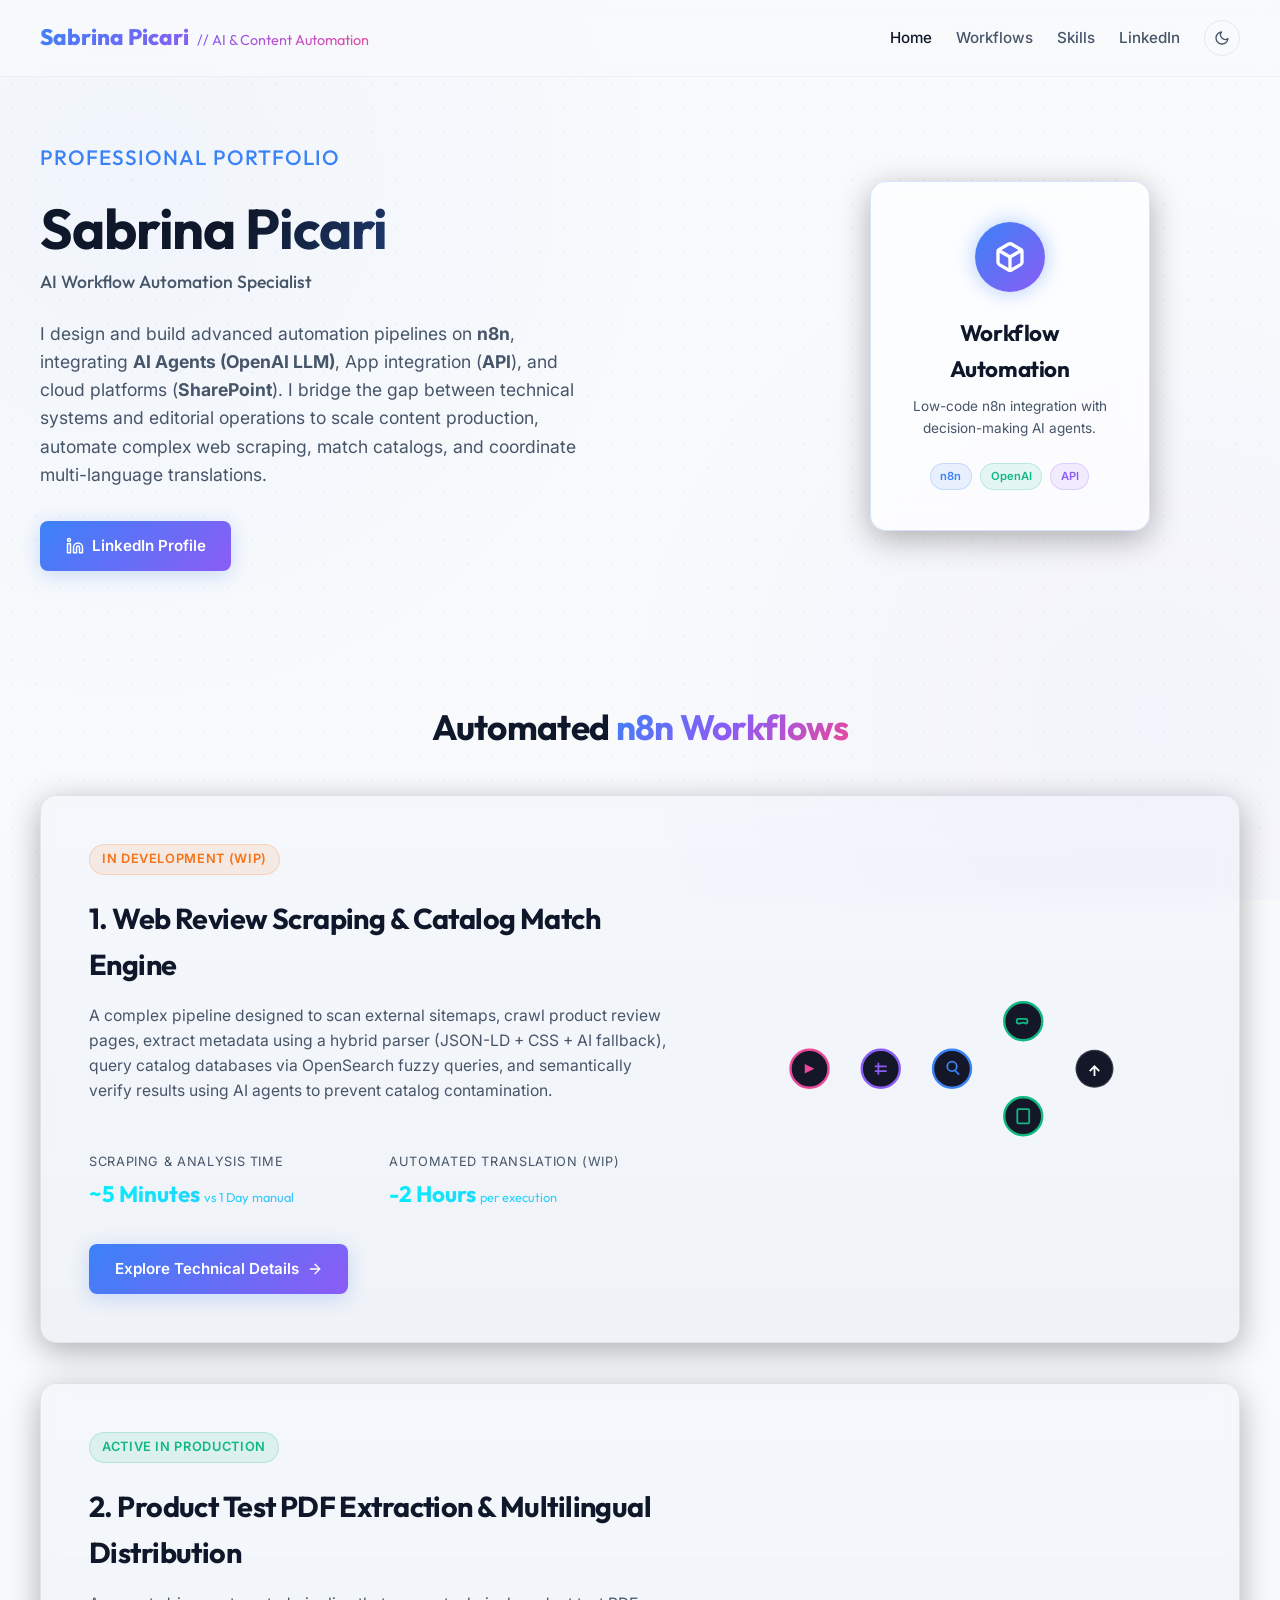
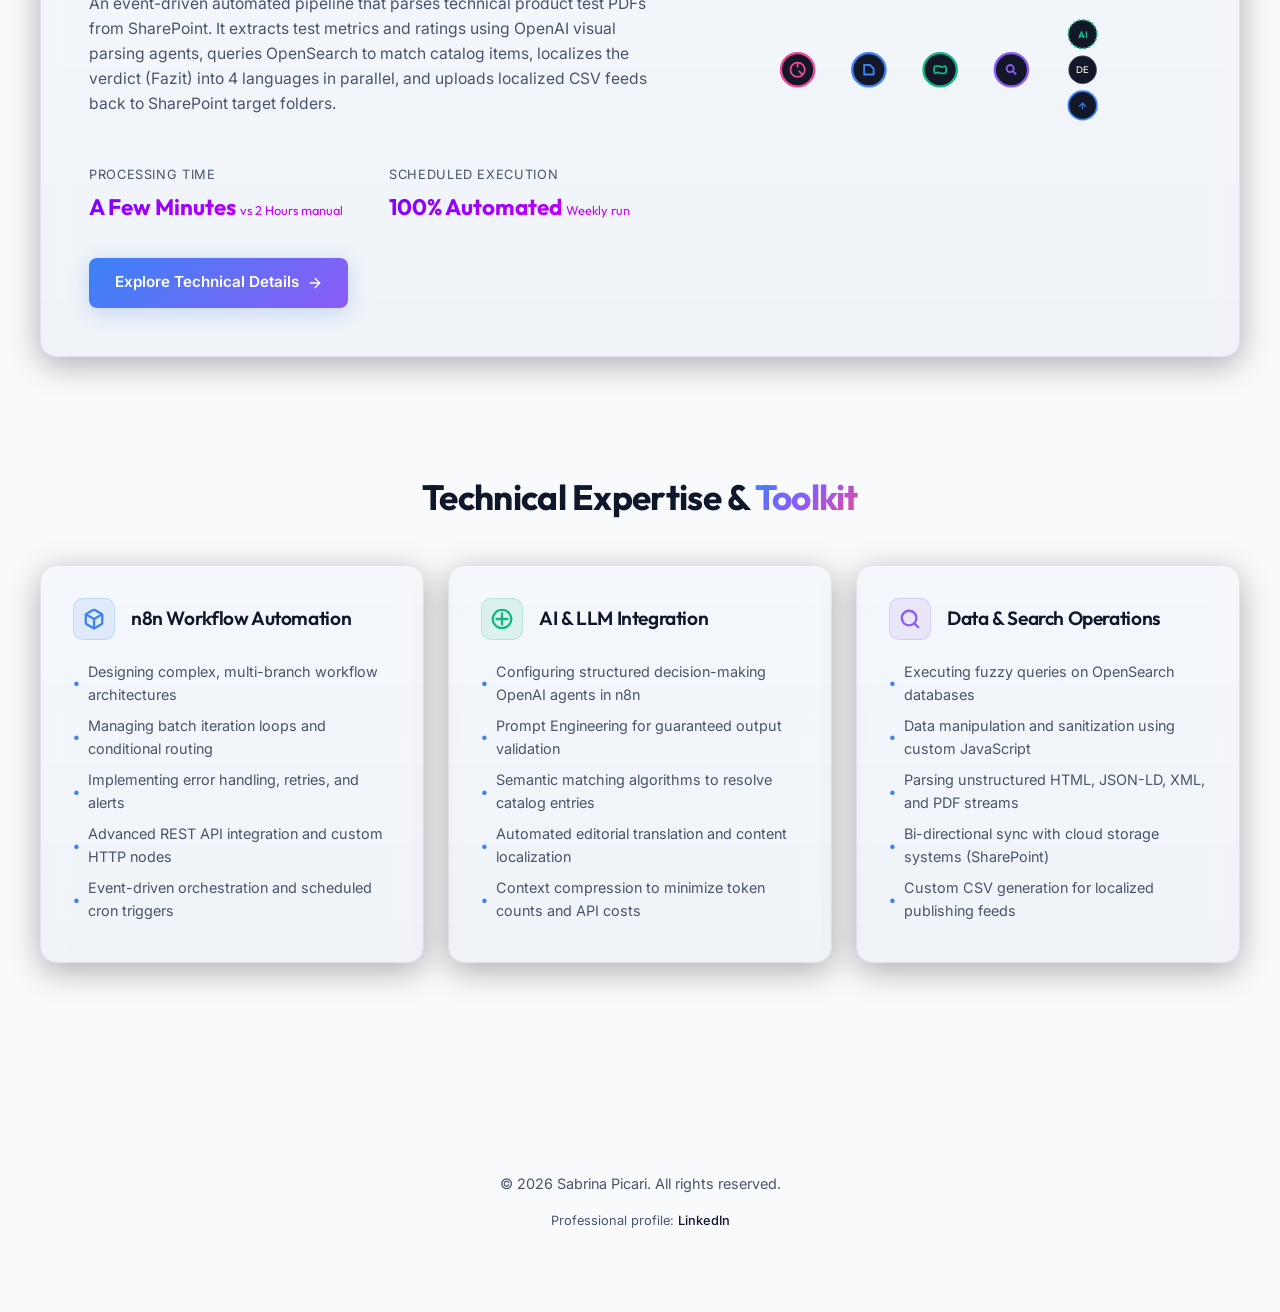
<file: index.html>
<!DOCTYPE html>
<html lang="en">
<head>
  <meta charset="UTF-8">
  <meta name="viewport" content="width=device-width, initial-scale=1.0">
  <title>Sabrina Picari — AI Workflow Automation Specialist Portfolio</title>
  <meta name="description" content="Professional portfolio of Sabrina Picari, specializing in n8n workflow automation, AI agent integration (OpenAI LLM), and catalog search systems (OpenSearch).">
  <script>
    (function() {
      const savedTheme = localStorage.getItem('theme');
      if (savedTheme) {
        document.documentElement.setAttribute('data-theme', savedTheme);
      } else {
        const prefersLight = window.matchMedia('(prefers-color-scheme: light)').matches;
        document.documentElement.setAttribute('data-theme', prefersLight ? 'light' : 'dark');
      }
    })();
  </script>
  <link rel="stylesheet" href="style.css">
</head>
<body>

  <!-- Header -->
  <header>
    <div class="nav-container">
      <a href="index.html" class="logo">Sabrina Picari<span>// AI & Content Automation</span></a>
      <button class="nav-toggle" type="button" aria-expanded="false" aria-controls="primary-navigation">
        <span class="sr-only">Open navigation</span>
        <span></span><span></span><span></span>
      </button>
      <nav id="primary-navigation">
        <a href="index.html" class="active">Home</a>
        <a href="#workflows">Workflows</a>
        <a href="#skills">Skills</a>
        <a href="https://www.linkedin.com/in/sabrinapicari" target="_blank" rel="noopener noreferrer">LinkedIn</a>
        <button id="theme-toggle" class="theme-toggle-btn" aria-label="Toggle Theme">
          <svg class="sun-icon" width="16" height="16" viewBox="0 0 24 24" fill="none" stroke="currentColor" stroke-width="2" stroke-linecap="round" stroke-linejoin="round"><circle cx="12" cy="12" r="5"></circle><line x1="12" y1="1" x2="12" y2="3"></line><line x1="12" y1="21" x2="12" y2="23"></line><line x1="4.22" y1="4.22" x2="5.64" y2="5.64"></line><line x1="18.36" y1="18.36" x2="19.78" y2="19.78"></line><line x1="1" y1="12" x2="3" y2="12"></line><line x1="21" y1="12" x2="23" y2="12"></line><line x1="4.22" y1="19.78" x2="5.64" y2="18.36"></line><line x1="18.36" y1="5.64" x2="19.78" y2="4.22"></line></svg>
          <svg class="moon-icon" width="16" height="16" viewBox="0 0 24 24" fill="none" stroke="currentColor" stroke-width="2" stroke-linecap="round" stroke-linejoin="round"><path d="M21 12.79A9 9 0 1 1 11.21 3 7 7 0 0 0 21 12.79z"></path></svg>
        </button>
      </nav>
    </div>
  </header>

  <!-- Hero Section -->
  <section class="container hero">
    <div class="hero-text">
      <div class="hero-subtitle">Professional Portfolio</div>
      <h1>Sabrina Picari</h1>
      <p class="hero-subtitle" style="color: var(--text-muted); font-size: 1.1rem; margin-top: -0.5rem; text-transform: none; letter-spacing: 0;">
        AI Workflow Automation Specialist
      </p>
      <p class="hero-description">
        I design and build advanced automation pipelines on <strong>n8n</strong>, integrating <strong>AI Agents (OpenAI LLM)</strong>, App integration (<strong>API</strong>), and cloud platforms (<strong>SharePoint</strong>). I bridge the gap between technical systems and editorial operations to scale content production, automate complex web scraping, match catalogs, and coordinate multi-language translations.
      </p>
      <div class="contact-links">
        <a href="https://www.linkedin.com/in/sabrinapicari" target="_blank" rel="noopener noreferrer" class="btn btn-primary">
          <!-- LinkedIn Icon -->
          <svg width="18" height="18" viewBox="0 0 24 24" fill="none" stroke="currentColor" stroke-width="2" stroke-linecap="round" stroke-linejoin="round"><path d="M16 8a6 6 0 0 1 6 6v7h-4v-7a2 2 0 0 0-2-2 2 2 0 0 0-2 2v7h-4v-7a6 6 0 0 1 6-6z"></path><rect x="2" y="9" width="4" height="12"></rect><circle cx="4" cy="4" r="2"></circle></svg>
          LinkedIn Profile
        </a>
      </div>
    </div>
    
    <div class="floating" style="display: flex; justify-content: center;">
      <!-- Graphic abstract representation of an n8n node -->
      <div class="glass" style="padding: 2.5rem; width: 280px; text-align: center; border-color: rgba(59, 130, 246, 0.2);">
        <div style="width: 70px; height: 70px; border-radius: 50%; background: linear-gradient(135deg, var(--accent-blue) 0%, var(--accent-violet) 100%); margin: 0 auto 1.5rem; display: flex; align-items: center; justify-content: center; box-shadow: 0 0 20px rgba(59, 130, 246, 0.4);">
          <svg width="32" height="32" viewBox="0 0 24 24" fill="none" stroke="currentColor" stroke-width="2.5" stroke-linecap="round" stroke-linejoin="round" style="color: white;"><path d="M21 16V8a2 2 0 0 0-1-1.73l-7-4a2 2 0 0 0-2 0l-7 4A2 2 0 0 0 3 8v8a2 2 0 0 0 1 1.73l7 4a2 2 0 0 0 2 0l7-4A2 2 0 0 0 21 16z"></path><polyline points="3.27 6.96 12 12.01 20.73 6.96"></polyline><line x1="12" y1="22.08" x2="12" y2="12"></line></svg>
        </div>
        <h3 style="font-size: 1.4rem; margin-bottom: 0.5rem; font-family: 'Outfit';">Workflow Automation</h3>
        <p style="font-size: 0.85rem; color: var(--text-muted);">Low-code n8n integration with decision-making AI agents.</p>
        
        <div style="display: flex; justify-content: center; gap: 0.5rem; margin-top: 1.5rem;">
          <span style="font-size: 0.7rem; font-weight: 600; padding: 0.2rem 0.6rem; border-radius: 100px; background: rgba(59, 130, 246, 0.1); border: 1px solid rgba(59, 130, 246, 0.2); color: var(--accent-blue);">n8n</span>
          <span style="font-size: 0.7rem; font-weight: 600; padding: 0.2rem 0.6rem; border-radius: 100px; background: rgba(16, 185, 129, 0.1); border: 1px solid rgba(16, 185, 129, 0.2); color: var(--accent-teal);">OpenAI</span>
          <span style="font-size: 0.7rem; font-weight: 600; padding: 0.2rem 0.6rem; border-radius: 100px; background: rgba(139, 92, 246, 0.1); border: 1px solid rgba(139, 92, 246, 0.2); color: var(--accent-violet);">API</span>
        </div>
      </div>
    </div>
  </section>

  <!-- Workflows Section -->
  <section id="workflows" class="container projects">
    <h2 class="section-title">Automated <span>n8n Workflows</span></h2>
    
    <div class="projects-grid">
      
      <!-- Project 1: Web Scraping -->
      <div class="project-card glass">
        <div class="project-info">
          <span class="project-tag wip">In Development (WIP)</span>
          <h3>1. Web Review Scraping & Catalog Match Engine</h3>
          <p class="project-desc">
            A complex pipeline designed to scan external sitemaps, crawl product review pages, extract metadata using a hybrid parser (JSON-LD + CSS + AI fallback), query catalog databases via OpenSearch fuzzy queries, and semantically verify results using AI agents to prevent catalog contamination.
          </p>
          
          <div class="project-kpis">
            <div class="kpi-item">
              <span class="kpi-label">Scraping & Analysis Time</span>
              <span class="kpi-value glow-teal">~5 Minutes <span style="font-size: 0.8rem; font-weight: normal; color: var(--text-muted);">vs 1 Day manual</span></span>
            </div>
            <div class="kpi-item">
              <span class="kpi-label">Automated Translation (WIP)</span>
              <span class="kpi-value glow-teal">-2 Hours <span style="font-size: 0.8rem; font-weight: normal; color: var(--text-muted);">per execution</span></span>
            </div>
          </div>
          
          <a href="workflow-scraping.html" class="btn btn-primary">
            Explore Technical Details
            <svg width="16" height="16" viewBox="0 0 24 24" fill="none" stroke="currentColor" stroke-width="2" stroke-linecap="round" stroke-linejoin="round"><line x1="5" y1="12" x2="19" y2="12"></line><polyline points="12,5 19,12 12,19"></polyline></svg>
          </a>
        </div>
        
        <div class="project-preview">
          <!-- Stylized mini flow diagram -->
          <svg class="mini-flow" viewBox="0 0 320 200" fill="none" xmlns="http://www.w3.org/2000/svg">
            <!-- Connection Lines -->
            <path d="M60 100 H260" stroke="rgba(255,255,255,0.06)" stroke-width="2" />
            <path d="M140 100 L180 60 H230" stroke="rgba(255,255,255,0.06)" stroke-width="2" />
            <path d="M140 100 L180 140 H230" stroke="rgba(255,255,255,0.06)" stroke-width="2" />
            
            <!-- Nodes -->
            <!-- Trigger -->
            <g transform="translate(40, 100)">
              <circle r="16" fill="#131728" stroke="var(--accent-pink)" stroke-width="2" />
              <path d="M-4 -4 L4 0 L-4 4 Z" fill="var(--accent-pink)" />
            </g>
            <!-- Crawler -->
            <g transform="translate(100, 100)">
              <circle r="16" fill="#131728" stroke="var(--accent-violet)" stroke-width="2" />
              <path d="M-5 -2 H5 M-5 2 H5 M-2 -5 V5" stroke="var(--accent-violet)" stroke-width="1.5" />
            </g>
            <!-- OpenSearch Match -->
            <g transform="translate(160, 100)">
              <circle r="16" fill="#131728" stroke="var(--accent-blue)" stroke-width="2" />
              <circle cx="0" cy="-2" r="4" stroke="var(--accent-blue)" stroke-width="1.5" />
              <line x1="2" y1="1" x2="6" y2="5" stroke="var(--accent-blue)" stroke-width="1.5" />
            </g>
            <!-- AI Verify -->
            <g transform="translate(220, 60)">
              <circle r="16" fill="#131728" stroke="var(--accent-teal)" stroke-width="2" />
              <!-- Brain concept -->
              <path d="M-4 -2 C-6 -2 -6 2 -4 2 C-2 2 0 0 2 2 C4 2 4 -2 2 -2 Z" stroke="var(--accent-teal)" stroke-width="1.5" fill="none"/>
            </g>
            <!-- CSV Exporter -->
            <g transform="translate(220, 140)">
              <circle r="16" fill="#131728" stroke="var(--accent-teal)" stroke-width="2" />
              <rect x="-5" y="-6" width="10" height="12" rx="1" stroke="var(--accent-teal)" stroke-width="1.5" />
            </g>
            <!-- SharePoint Upload -->
            <g transform="translate(280, 100)">
              <circle r="16" fill="#131728" stroke="rgba(255,255,255,0.15)" stroke-width="2" />
              <path d="M-4 2 L0 -2 L4 2 M0 -2 V6" stroke="white" stroke-width="1.5" fill="none" />
            </g>
          </svg>
        </div>
      </div>
      
      <!-- Project 2: PDF Extraction -->
      <div class="project-card glass">
        <div class="project-info">
          <span class="project-tag" style="background: rgba(16, 185, 129, 0.1); border-color: rgba(16, 185, 129, 0.2); color: var(--accent-teal);">Active in Production</span>
          <h3>2. Product Test PDF Extraction & Multilingual Distribution</h3>
          <p class="project-desc">
            An event-driven automated pipeline that parses technical product test PDFs from SharePoint. It extracts test metrics and ratings using OpenAI visual parsing agents, queries OpenSearch to match catalog items, localizes the verdict (Fazit) into 4 languages in parallel, and uploads localized CSV feeds back to SharePoint target folders.
          </p>
          
          <div class="project-kpis">
            <div class="kpi-item">
              <span class="kpi-label">Processing Time</span>
              <span class="kpi-value glow-violet">A Few Minutes <span style="font-size: 0.8rem; font-weight: normal; color: var(--text-muted);">vs 2 Hours manual</span></span>
            </div>
            <div class="kpi-item">
              <span class="kpi-label">Scheduled Execution</span>
              <span class="kpi-value glow-violet">100% Automated <span style="font-size: 0.8rem; font-weight: normal; color: var(--text-muted);">Weekly run</span></span>
            </div>
          </div>
          
          <a href="workflow-extraction.html" class="btn btn-primary">
            Explore Technical Details
            <svg width="16" height="16" viewBox="0 0 24 24" fill="none" stroke="currentColor" stroke-width="2" stroke-linecap="round" stroke-linejoin="round"><line x1="5" y1="12" x2="19" y2="12"></line><polyline points="12,5 19,12 12,19"></polyline></svg>
          </a>
        </div>
        
        <div class="project-preview">
          <!-- Stylized mini flow diagram -->
          <svg class="mini-flow" viewBox="0 0 320 200" fill="none" xmlns="http://www.w3.org/2000/svg">
            <!-- Connection Lines -->
            <path d="M50 100 H270" stroke="rgba(255,255,255,0.06)" stroke-width="2" />
            <path d="M210 100 C210 100 230 70 270 70" stroke="rgba(255,255,255,0.06)" stroke-width="2" />
            <path d="M210 100 C210 100 230 130 270 130" stroke="rgba(255,255,255,0.06)" stroke-width="2" />
            
            <!-- Nodes -->
            <!-- Trigger -->
            <g transform="translate(30, 100)">
              <circle r="14" fill="#131728" stroke="var(--accent-pink)" stroke-width="2" />
              <circle cx="0" cy="0" r="6" stroke="var(--accent-pink)" stroke-width="1.5" />
              <line x1="0" y1="-6" x2="0" y2="-2" stroke="var(--accent-pink)" stroke-width="1.5" />
              <line x1="4" y1="4" x2="1" y2="1" stroke="var(--accent-pink)" stroke-width="1.5" />
            </g>
            <!-- SharePoint List & Download -->
            <g transform="translate(90, 100)">
              <circle r="14" fill="#131728" stroke="var(--accent-blue)" stroke-width="2" />
              <path d="M-4 -4 V4 H4 V-1 L1 -4 Z" stroke="var(--accent-blue)" stroke-width="1.5" fill="none" />
            </g>
            <!-- AI Parser -->
            <g transform="translate(150, 100)">
              <circle r="14" fill="#131728" stroke="var(--accent-teal)" stroke-width="2" />
              <path d="M-4 -3 C-5.5 -3 -5.5 3 -4 3 C-2.5 3 -1.5 1 0 3 C1.5 3 2.5 3 4 3 C5.5 3 5.5 -3 4 -3 C2.5 -3 1.5 -1 0 -3 C-1.5 -3 -2.5 -3 -4 -3 Z" stroke="var(--accent-teal)" stroke-width="1.5" fill="none"/>
            </g>
            <!-- OpenSearch Verify -->
            <g transform="translate(210, 100)">
              <circle r="14" fill="#131728" stroke="var(--accent-violet)" stroke-width="2" />
              <circle cx="-1" cy="-1" r="3" stroke="var(--accent-violet)" stroke-width="1.5" />
              <line x1="1" y1="1" x2="4" y2="4" stroke="var(--accent-violet)" stroke-width="1.5" />
            </g>
            <!-- Translate Nodes -->
            <g transform="translate(270, 70)">
              <circle r="12" fill="#131728" stroke="var(--accent-teal)" stroke-dasharray="2 2" stroke-width="1.5" />
              <text x="0" y="3" font-family="'Outfit'" font-size="8" fill="var(--accent-teal)" text-anchor="middle" font-weight="bold">AI</text>
            </g>
            <!-- Master Node -->
            <g transform="translate(270, 100)">
              <circle r="12" fill="#131728" stroke="rgba(255,255,255,0.2)" stroke-width="1.5" />
              <text x="0" y="3" font-family="'Outfit'" font-size="8" fill="white" text-anchor="middle">DE</text>
            </g>
            <!-- Export -->
            <g transform="translate(270, 130)">
              <circle r="12" fill="#131728" stroke="var(--accent-blue)" stroke-width="1.5" />
              <path d="M-3 1 L0 -2 L3 1 M0 -2 V3" stroke="var(--accent-blue)" stroke-width="1" fill="none" />
            </g>
          </svg>
        </div>
      </div>
      
    </div>
  </section>

  <!-- Technical Competencies Section -->
  <section id="skills" class="container skills-section">
    <h2 class="section-title">Technical Expertise & <span>Toolkit</span></h2>
    
    <div class="skills-grid">
      
      <!-- Skill 1 -->
      <div class="skill-card glass">
        <div class="skill-header">
          <div class="skill-icon">
            <svg width="22" height="22" viewBox="0 0 24 24" fill="none" stroke="currentColor" stroke-width="2.5" stroke-linecap="round" stroke-linejoin="round"><path d="M21 16V8a2 2 0 0 0-1-1.73l-7-4a2 2 0 0 0-2 0l-7 4A2 2 0 0 0 3 8v8a2 2 0 0 0 1 1.73l7 4a2 2 0 0 0 2 0l7-4A2 2 0 0 0 21 16z"></path><polyline points="3.27 6.96 12 12.01 20.73 6.96"></polyline><line x1="12" y1="22.08" x2="12" y2="12"></line></svg>
          </div>
          <h3>n8n Workflow Automation</h3>
        </div>
        <ul class="skill-list">
          <li>Designing complex, multi-branch workflow architectures</li>
          <li>Managing batch iteration loops and conditional routing</li>
          <li>Implementing error handling, retries, and alerts</li>
          <li>Advanced REST API integration and custom HTTP nodes</li>
          <li>Event-driven orchestration and scheduled cron triggers</li>
        </ul>
      </div>

      <!-- Skill 2 -->
      <div class="skill-card glass">
        <div class="skill-header">
          <div class="skill-icon">
            <svg width="22" height="22" viewBox="0 0 24 24" fill="none" stroke="currentColor" stroke-width="2.5" stroke-linecap="round" stroke-linejoin="round"><path d="M12 2a10 10 0 0 1 7.54 16.59A10 10 0 0 1 12 22a10 10 0 0 1-7.54-3.41A10 10 0 0 1 12 2z"></path><path d="M12 6v12M6 12h12"></path></svg>
          </div>
          <h3>AI & LLM Integration</h3>
        </div>
        <ul class="skill-list">
          <li>Configuring structured decision-making OpenAI agents in n8n</li>
          <li>Prompt Engineering for guaranteed output validation</li>
          <li>Semantic matching algorithms to resolve catalog entries</li>
          <li>Automated editorial translation and content localization</li>
          <li>Context compression to minimize token counts and API costs</li>
        </ul>
      </div>

      <!-- Skill 3 -->
      <div class="skill-card glass">
        <div class="skill-header">
          <div class="skill-icon">
            <svg width="22" height="22" viewBox="0 0 24 24" fill="none" stroke="currentColor" stroke-width="2.5" stroke-linecap="round" stroke-linejoin="round"><circle cx="11" cy="11" r="8"></circle><line x1="21" y1="21" x2="16.65" y2="16.65"></line></svg>
          </div>
          <h3>Data & Search Operations</h3>
        </div>
        <ul class="skill-list">
          <li>Executing fuzzy queries on OpenSearch databases</li>
          <li>Data manipulation and sanitization using custom JavaScript</li>
          <li>Parsing unstructured HTML, JSON-LD, XML, and PDF streams</li>
          <li>Bi-directional sync with cloud storage systems (SharePoint)</li>
          <li>Custom CSV generation for localized publishing feeds</li>
        </ul>
      </div>

    </div>
  </section>

  <!-- Footer -->
  <footer>
    <div class="container">
      <p style="margin-bottom: 1rem;">&copy; 2026 Sabrina Picari. All rights reserved.</p>
      <p style="font-size: 0.8rem; color: var(--text-muted);">
        Professional profile: 
        <a href="https://www.linkedin.com/in/sabrinapicari" target="_blank" rel="noopener noreferrer">LinkedIn</a>
      </p>
    </div>
  </footer>

  <script src="main.js"></script>
</body>
</html>
</file>
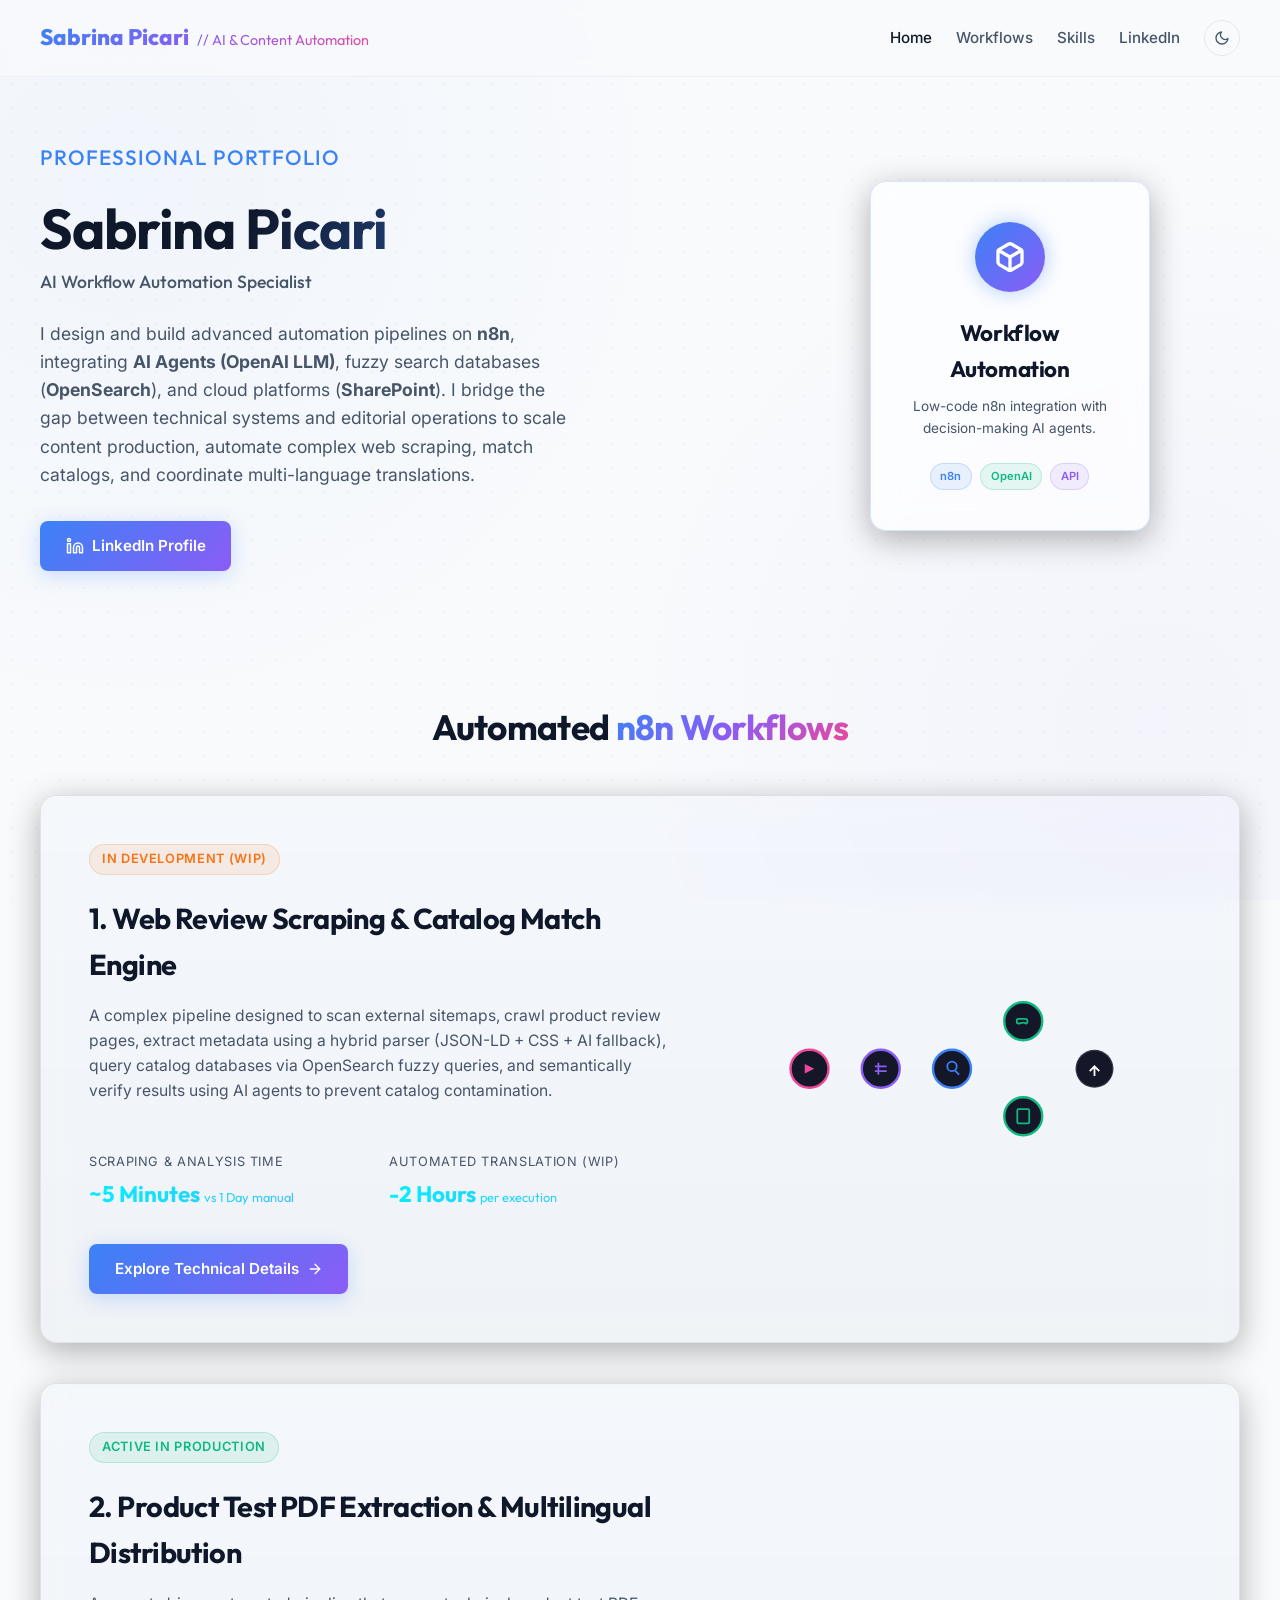
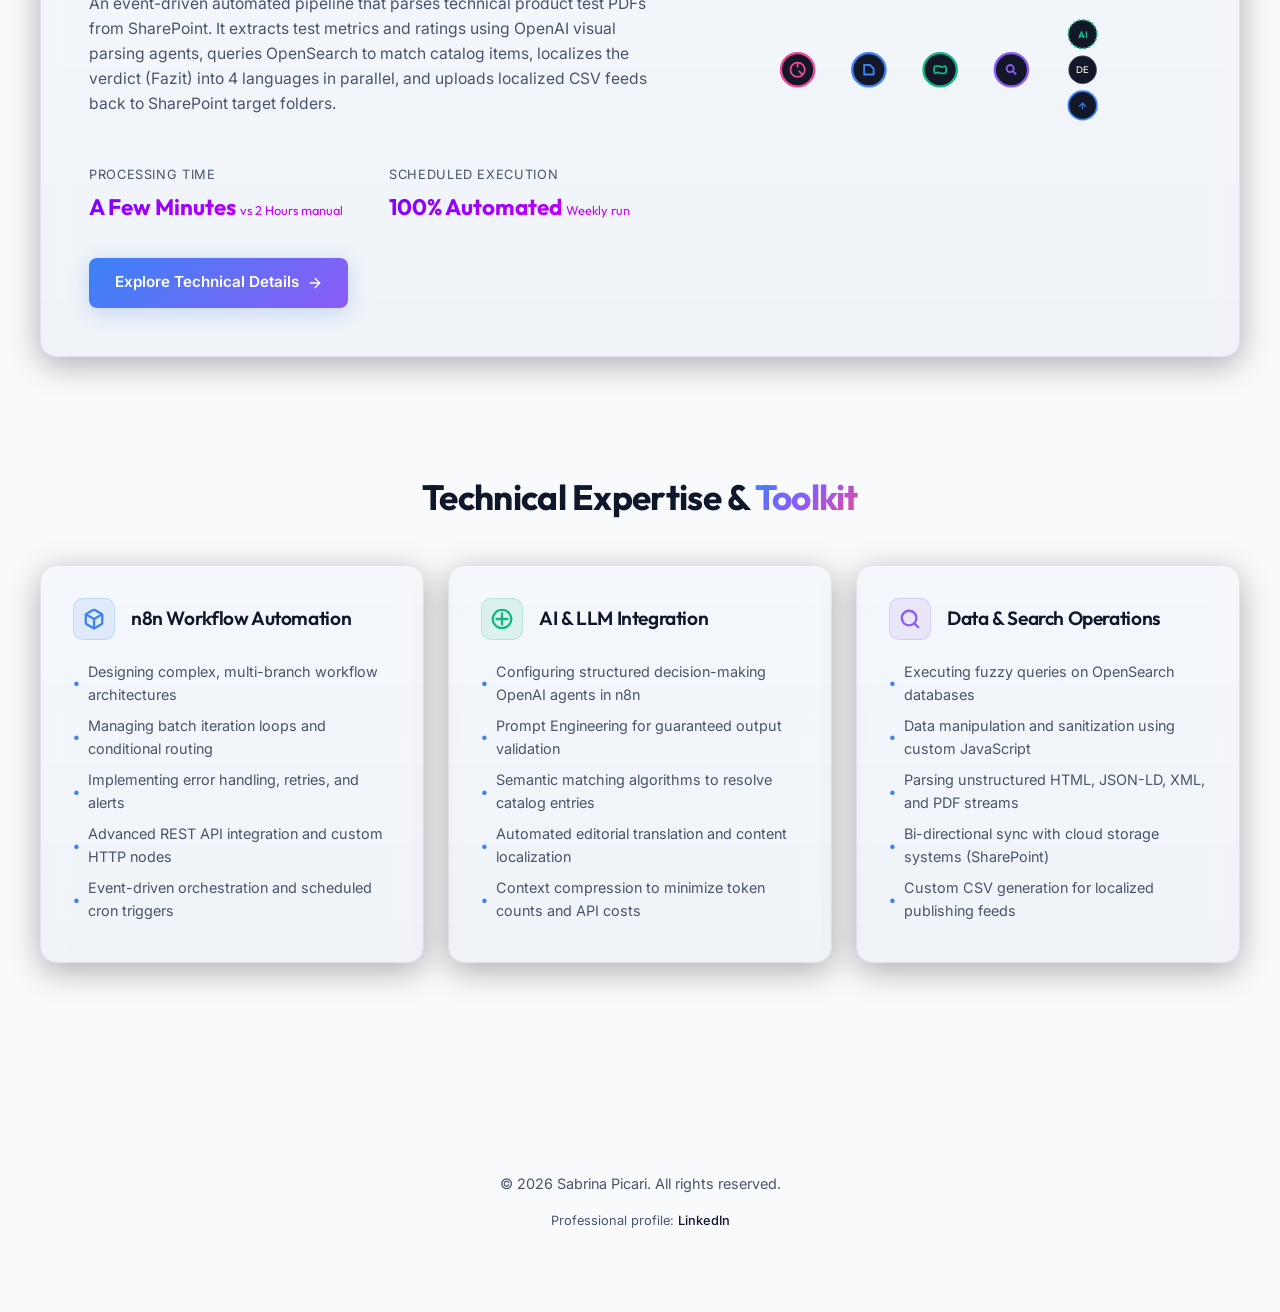
<file: pr-preview/pr-2/index.html>
<!DOCTYPE html>
<html lang="en">
<head>
  <meta charset="UTF-8">
  <meta name="viewport" content="width=device-width, initial-scale=1.0">
  <title>Sabrina Picari — AI Workflow Automation Specialist Portfolio</title>
  <meta name="description" content="Professional portfolio of Sabrina Picari, specializing in n8n workflow automation, AI agent integration (OpenAI LLM), and catalog search systems (OpenSearch).">
  <script>
    (function() {
      const savedTheme = localStorage.getItem('theme');
      if (savedTheme) {
        document.documentElement.setAttribute('data-theme', savedTheme);
      } else {
        const prefersLight = window.matchMedia('(prefers-color-scheme: light)').matches;
        document.documentElement.setAttribute('data-theme', prefersLight ? 'light' : 'dark');
      }
    })();
  </script>
  <link rel="stylesheet" href="style.css">
</head>
<body>

  <!-- Header -->
  <header>
    <div class="nav-container">
      <a href="index.html" class="logo">Sabrina Picari<span>// AI & Content Automation</span></a>
      <nav>
        <a href="index.html" class="active">Home</a>
        <a href="#workflows">Workflows</a>
        <a href="#skills">Skills</a>
        <a href="#" target="_blank" rel="noopener noreferrer" class="linkedin-link">LinkedIn</a>
        <button id="theme-toggle" class="theme-toggle-btn" aria-label="Toggle Theme">
          <svg class="sun-icon" width="16" height="16" viewBox="0 0 24 24" fill="none" stroke="currentColor" stroke-width="2" stroke-linecap="round" stroke-linejoin="round"><circle cx="12" cy="12" r="5"></circle><line x1="12" y1="1" x2="12" y2="3"></line><line x1="12" y1="21" x2="12" y2="23"></line><line x1="4.22" y1="4.22" x2="5.64" y2="5.64"></line><line x1="18.36" y1="18.36" x2="19.78" y2="19.78"></line><line x1="1" y1="12" x2="3" y2="12"></line><line x1="21" y1="12" x2="23" y2="12"></line><line x1="4.22" y1="19.78" x2="5.64" y2="18.36"></line><line x1="18.36" y1="5.64" x2="19.78" y2="4.22"></line></svg>
          <svg class="moon-icon" width="16" height="16" viewBox="0 0 24 24" fill="none" stroke="currentColor" stroke-width="2" stroke-linecap="round" stroke-linejoin="round"><path d="M21 12.79A9 9 0 1 1 11.21 3 7 7 0 0 0 21 12.79z"></path></svg>
        </button>
      </nav>
    </div>
  </header>

  <!-- Hero Section -->
  <section class="container hero">
    <div class="hero-text">
      <div class="hero-subtitle">Professional Portfolio</div>
      <h1>Sabrina Picari</h1>
      <p class="hero-subtitle" style="color: var(--text-muted); font-size: 1.1rem; margin-top: -0.5rem; text-transform: none; letter-spacing: 0;">
        AI Workflow Automation Specialist
      </p>
      <p class="hero-description">
        I design and build advanced automation pipelines on <strong>n8n</strong>, integrating <strong>AI Agents (OpenAI LLM)</strong>, fuzzy search databases (<strong>OpenSearch</strong>), and cloud platforms (<strong>SharePoint</strong>). I bridge the gap between technical systems and editorial operations to scale content production, automate complex web scraping, match catalogs, and coordinate multi-language translations.
      </p>
      <div class="contact-links">
        <a href="#" target="_blank" rel="noopener noreferrer" class="btn btn-primary linkedin-link">
          <!-- LinkedIn Icon -->
          <svg width="18" height="18" viewBox="0 0 24 24" fill="none" stroke="currentColor" stroke-width="2" stroke-linecap="round" stroke-linejoin="round"><path d="M16 8a6 6 0 0 1 6 6v7h-4v-7a2 2 0 0 0-2-2 2 2 0 0 0-2 2v7h-4v-7a6 6 0 0 1 6-6z"></path><rect x="2" y="9" width="4" height="12"></rect><circle cx="4" cy="4" r="2"></circle></svg>
          LinkedIn Profile
        </a>
      </div>
    </div>
    
    <div class="floating" style="display: flex; justify-content: center;">
      <!-- Graphic abstract representation of an n8n node -->
      <div class="glass" style="padding: 2.5rem; width: 280px; text-align: center; border-color: rgba(59, 130, 246, 0.2);">
        <div style="width: 70px; height: 70px; border-radius: 50%; background: linear-gradient(135deg, var(--accent-blue) 0%, var(--accent-violet) 100%); margin: 0 auto 1.5rem; display: flex; align-items: center; justify-content: center; box-shadow: 0 0 20px rgba(59, 130, 246, 0.4);">
          <svg width="32" height="32" viewBox="0 0 24 24" fill="none" stroke="currentColor" stroke-width="2.5" stroke-linecap="round" stroke-linejoin="round" style="color: white;"><path d="M21 16V8a2 2 0 0 0-1-1.73l-7-4a2 2 0 0 0-2 0l-7 4A2 2 0 0 0 3 8v8a2 2 0 0 0 1 1.73l7 4a2 2 0 0 0 2 0l7-4A2 2 0 0 0 21 16z"></path><polyline points="3.27 6.96 12 12.01 20.73 6.96"></polyline><line x1="12" y1="22.08" x2="12" y2="12"></line></svg>
        </div>
        <h3 style="font-size: 1.4rem; margin-bottom: 0.5rem; font-family: 'Outfit';">Workflow Automation</h3>
        <p style="font-size: 0.85rem; color: var(--text-muted);">Low-code n8n integration with decision-making AI agents.</p>
        
        <div style="display: flex; justify-content: center; gap: 0.5rem; margin-top: 1.5rem;">
          <span style="font-size: 0.7rem; font-weight: 600; padding: 0.2rem 0.6rem; border-radius: 100px; background: rgba(59, 130, 246, 0.1); border: 1px solid rgba(59, 130, 246, 0.2); color: var(--accent-blue);">n8n</span>
          <span style="font-size: 0.7rem; font-weight: 600; padding: 0.2rem 0.6rem; border-radius: 100px; background: rgba(16, 185, 129, 0.1); border: 1px solid rgba(16, 185, 129, 0.2); color: var(--accent-teal);">OpenAI</span>
          <span style="font-size: 0.7rem; font-weight: 600; padding: 0.2rem 0.6rem; border-radius: 100px; background: rgba(139, 92, 246, 0.1); border: 1px solid rgba(139, 92, 246, 0.2); color: var(--accent-violet);">API</span>
        </div>
      </div>
    </div>
  </section>

  <!-- Workflows Section -->
  <section id="workflows" class="container projects">
    <h2 class="section-title">Automated <span>n8n Workflows</span></h2>
    
    <div class="projects-grid">
      
      <!-- Project 1: Web Scraping -->
      <div class="project-card glass">
        <div class="project-info">
          <span class="project-tag wip">In Development (WIP)</span>
          <h3>1. Web Review Scraping & Catalog Match Engine</h3>
          <p class="project-desc">
            A complex pipeline designed to scan external sitemaps, crawl product review pages, extract metadata using a hybrid parser (JSON-LD + CSS + AI fallback), query catalog databases via OpenSearch fuzzy queries, and semantically verify results using AI agents to prevent catalog contamination.
          </p>
          
          <div class="project-kpis">
            <div class="kpi-item">
              <span class="kpi-label">Scraping & Analysis Time</span>
              <span class="kpi-value glow-teal">~5 Minutes <span style="font-size: 0.8rem; font-weight: normal; color: var(--text-muted);">vs 1 Day manual</span></span>
            </div>
            <div class="kpi-item">
              <span class="kpi-label">Automated Translation (WIP)</span>
              <span class="kpi-value glow-teal">-2 Hours <span style="font-size: 0.8rem; font-weight: normal; color: var(--text-muted);">per execution</span></span>
            </div>
          </div>
          
          <a href="workflow-scraping.html" class="btn btn-primary">
            Explore Technical Details
            <svg width="16" height="16" viewBox="0 0 24 24" fill="none" stroke="currentColor" stroke-width="2" stroke-linecap="round" stroke-linejoin="round"><line x1="5" y1="12" x2="19" y2="12"></line><polyline points="12,5 19,12 12,19"></polyline></svg>
          </a>
        </div>
        
        <div class="project-preview">
          <!-- Stylized mini flow diagram -->
          <svg class="mini-flow" viewBox="0 0 320 200" fill="none" xmlns="http://www.w3.org/2000/svg">
            <!-- Connection Lines -->
            <path d="M60 100 H260" stroke="rgba(255,255,255,0.06)" stroke-width="2" />
            <path d="M140 100 L180 60 H230" stroke="rgba(255,255,255,0.06)" stroke-width="2" />
            <path d="M140 100 L180 140 H230" stroke="rgba(255,255,255,0.06)" stroke-width="2" />
            
            <!-- Nodes -->
            <!-- Trigger -->
            <g transform="translate(40, 100)">
              <circle r="16" fill="#131728" stroke="var(--accent-pink)" stroke-width="2" />
              <path d="M-4 -4 L4 0 L-4 4 Z" fill="var(--accent-pink)" />
            </g>
            <!-- Crawler -->
            <g transform="translate(100, 100)">
              <circle r="16" fill="#131728" stroke="var(--accent-violet)" stroke-width="2" />
              <path d="M-5 -2 H5 M-5 2 H5 M-2 -5 V5" stroke="var(--accent-violet)" stroke-width="1.5" />
            </g>
            <!-- OpenSearch Match -->
            <g transform="translate(160, 100)">
              <circle r="16" fill="#131728" stroke="var(--accent-blue)" stroke-width="2" />
              <circle cx="0" cy="-2" r="4" stroke="var(--accent-blue)" stroke-width="1.5" />
              <line x1="2" y1="1" x2="6" y2="5" stroke="var(--accent-blue)" stroke-width="1.5" />
            </g>
            <!-- AI Verify -->
            <g transform="translate(220, 60)">
              <circle r="16" fill="#131728" stroke="var(--accent-teal)" stroke-width="2" />
              <!-- Brain concept -->
              <path d="M-4 -2 C-6 -2 -6 2 -4 2 C-2 2 0 0 2 2 C4 2 4 -2 2 -2 Z" stroke="var(--accent-teal)" stroke-width="1.5" fill="none"/>
            </g>
            <!-- CSV Exporter -->
            <g transform="translate(220, 140)">
              <circle r="16" fill="#131728" stroke="var(--accent-teal)" stroke-width="2" />
              <rect x="-5" y="-6" width="10" height="12" rx="1" stroke="var(--accent-teal)" stroke-width="1.5" />
            </g>
            <!-- SharePoint Upload -->
            <g transform="translate(280, 100)">
              <circle r="16" fill="#131728" stroke="rgba(255,255,255,0.15)" stroke-width="2" />
              <path d="M-4 2 L0 -2 L4 2 M0 -2 V6" stroke="white" stroke-width="1.5" fill="none" />
            </g>
          </svg>
        </div>
      </div>
      
      <!-- Project 2: PDF Extraction -->
      <div class="project-card glass">
        <div class="project-info">
          <span class="project-tag" style="background: rgba(16, 185, 129, 0.1); border-color: rgba(16, 185, 129, 0.2); color: var(--accent-teal);">Active in Production</span>
          <h3>2. Product Test PDF Extraction & Multilingual Distribution</h3>
          <p class="project-desc">
            An event-driven automated pipeline that parses technical product test PDFs from SharePoint. It extracts test metrics and ratings using OpenAI visual parsing agents, queries OpenSearch to match catalog items, localizes the verdict (Fazit) into 4 languages in parallel, and uploads localized CSV feeds back to SharePoint target folders.
          </p>
          
          <div class="project-kpis">
            <div class="kpi-item">
              <span class="kpi-label">Processing Time</span>
              <span class="kpi-value glow-violet">A Few Minutes <span style="font-size: 0.8rem; font-weight: normal; color: var(--text-muted);">vs 2 Hours manual</span></span>
            </div>
            <div class="kpi-item">
              <span class="kpi-label">Scheduled Execution</span>
              <span class="kpi-value glow-violet">100% Automated <span style="font-size: 0.8rem; font-weight: normal; color: var(--text-muted);">Weekly run</span></span>
            </div>
          </div>
          
          <a href="workflow-extraction.html" class="btn btn-primary">
            Explore Technical Details
            <svg width="16" height="16" viewBox="0 0 24 24" fill="none" stroke="currentColor" stroke-width="2" stroke-linecap="round" stroke-linejoin="round"><line x1="5" y1="12" x2="19" y2="12"></line><polyline points="12,5 19,12 12,19"></polyline></svg>
          </a>
        </div>
        
        <div class="project-preview">
          <!-- Stylized mini flow diagram -->
          <svg class="mini-flow" viewBox="0 0 320 200" fill="none" xmlns="http://www.w3.org/2000/svg">
            <!-- Connection Lines -->
            <path d="M50 100 H270" stroke="rgba(255,255,255,0.06)" stroke-width="2" />
            <path d="M210 100 C210 100 230 70 270 70" stroke="rgba(255,255,255,0.06)" stroke-width="2" />
            <path d="M210 100 C210 100 230 130 270 130" stroke="rgba(255,255,255,0.06)" stroke-width="2" />
            
            <!-- Nodes -->
            <!-- Trigger -->
            <g transform="translate(30, 100)">
              <circle r="14" fill="#131728" stroke="var(--accent-pink)" stroke-width="2" />
              <circle cx="0" cy="0" r="6" stroke="var(--accent-pink)" stroke-width="1.5" />
              <line x1="0" y1="-6" x2="0" y2="-2" stroke="var(--accent-pink)" stroke-width="1.5" />
              <line x1="4" y1="4" x2="1" y2="1" stroke="var(--accent-pink)" stroke-width="1.5" />
            </g>
            <!-- SharePoint List & Download -->
            <g transform="translate(90, 100)">
              <circle r="14" fill="#131728" stroke="var(--accent-blue)" stroke-width="2" />
              <path d="M-4 -4 V4 H4 V-1 L1 -4 Z" stroke="var(--accent-blue)" stroke-width="1.5" fill="none" />
            </g>
            <!-- AI Parser -->
            <g transform="translate(150, 100)">
              <circle r="14" fill="#131728" stroke="var(--accent-teal)" stroke-width="2" />
              <path d="M-4 -3 C-5.5 -3 -5.5 3 -4 3 C-2.5 3 -1.5 1 0 3 C1.5 3 2.5 3 4 3 C5.5 3 5.5 -3 4 -3 C2.5 -3 1.5 -1 0 -3 C-1.5 -3 -2.5 -3 -4 -3 Z" stroke="var(--accent-teal)" stroke-width="1.5" fill="none"/>
            </g>
            <!-- OpenSearch Verify -->
            <g transform="translate(210, 100)">
              <circle r="14" fill="#131728" stroke="var(--accent-violet)" stroke-width="2" />
              <circle cx="-1" cy="-1" r="3" stroke="var(--accent-violet)" stroke-width="1.5" />
              <line x1="1" y1="1" x2="4" y2="4" stroke="var(--accent-violet)" stroke-width="1.5" />
            </g>
            <!-- Translate Nodes -->
            <g transform="translate(270, 70)">
              <circle r="12" fill="#131728" stroke="var(--accent-teal)" stroke-dasharray="2 2" stroke-width="1.5" />
              <text x="0" y="3" font-family="'Outfit'" font-size="8" fill="var(--accent-teal)" text-anchor="middle" font-weight="bold">AI</text>
            </g>
            <!-- Master Node -->
            <g transform="translate(270, 100)">
              <circle r="12" fill="#131728" stroke="rgba(255,255,255,0.2)" stroke-width="1.5" />
              <text x="0" y="3" font-family="'Outfit'" font-size="8" fill="white" text-anchor="middle">DE</text>
            </g>
            <!-- Export -->
            <g transform="translate(270, 130)">
              <circle r="12" fill="#131728" stroke="var(--accent-blue)" stroke-width="1.5" />
              <path d="M-3 1 L0 -2 L3 1 M0 -2 V3" stroke="var(--accent-blue)" stroke-width="1" fill="none" />
            </g>
          </svg>
        </div>
      </div>
      
    </div>
  </section>

  <!-- Technical Competencies Section -->
  <section id="skills" class="container skills-section">
    <h2 class="section-title">Technical Expertise & <span>Toolkit</span></h2>
    
    <div class="skills-grid">
      
      <!-- Skill 1 -->
      <div class="skill-card glass">
        <div class="skill-header">
          <div class="skill-icon">
            <svg width="22" height="22" viewBox="0 0 24 24" fill="none" stroke="currentColor" stroke-width="2.5" stroke-linecap="round" stroke-linejoin="round"><path d="M21 16V8a2 2 0 0 0-1-1.73l-7-4a2 2 0 0 0-2 0l-7 4A2 2 0 0 0 3 8v8a2 2 0 0 0 1 1.73l7 4a2 2 0 0 0 2 0l7-4A2 2 0 0 0 21 16z"></path><polyline points="3.27 6.96 12 12.01 20.73 6.96"></polyline><line x1="12" y1="22.08" x2="12" y2="12"></line></svg>
          </div>
          <h3>n8n Workflow Automation</h3>
        </div>
        <ul class="skill-list">
          <li>Designing complex, multi-branch workflow architectures</li>
          <li>Managing batch iteration loops and conditional routing</li>
          <li>Implementing error handling, retries, and alerts</li>
          <li>Advanced REST API integration and custom HTTP nodes</li>
          <li>Event-driven orchestration and scheduled cron triggers</li>
        </ul>
      </div>

      <!-- Skill 2 -->
      <div class="skill-card glass">
        <div class="skill-header">
          <div class="skill-icon">
            <svg width="22" height="22" viewBox="0 0 24 24" fill="none" stroke="currentColor" stroke-width="2.5" stroke-linecap="round" stroke-linejoin="round"><path d="M12 2a10 10 0 0 1 7.54 16.59A10 10 0 0 1 12 22a10 10 0 0 1-7.54-3.41A10 10 0 0 1 12 2z"></path><path d="M12 6v12M6 12h12"></path></svg>
          </div>
          <h3>AI & LLM Integration</h3>
        </div>
        <ul class="skill-list">
          <li>Configuring structured decision-making OpenAI agents in n8n</li>
          <li>Prompt Engineering for guaranteed output validation</li>
          <li>Semantic matching algorithms to resolve catalog entries</li>
          <li>Automated editorial translation and content localization</li>
          <li>Context compression to minimize token counts and API costs</li>
        </ul>
      </div>

      <!-- Skill 3 -->
      <div class="skill-card glass">
        <div class="skill-header">
          <div class="skill-icon">
            <svg width="22" height="22" viewBox="0 0 24 24" fill="none" stroke="currentColor" stroke-width="2.5" stroke-linecap="round" stroke-linejoin="round"><circle cx="11" cy="11" r="8"></circle><line x1="21" y1="21" x2="16.65" y2="16.65"></line></svg>
          </div>
          <h3>Data & Search Operations</h3>
        </div>
        <ul class="skill-list">
          <li>Executing fuzzy queries on OpenSearch databases</li>
          <li>Data manipulation and sanitization using custom JavaScript</li>
          <li>Parsing unstructured HTML, JSON-LD, XML, and PDF streams</li>
          <li>Bi-directional sync with cloud storage systems (SharePoint)</li>
          <li>Custom CSV generation for localized publishing feeds</li>
        </ul>
      </div>

    </div>
  </section>

  <!-- Footer -->
  <footer>
    <div class="container">
      <p style="margin-bottom: 1rem;">&copy; 2026 Sabrina Picari. All rights reserved.</p>
      <p style="font-size: 0.8rem; color: var(--text-muted);">
        Professional profile: 
        <a href="#" target="_blank" rel="noopener noreferrer" class="linkedin-link">LinkedIn</a>
      </p>
    </div>
  </footer>

  <script src="main.js"></script>
</body>
</html>
</file>
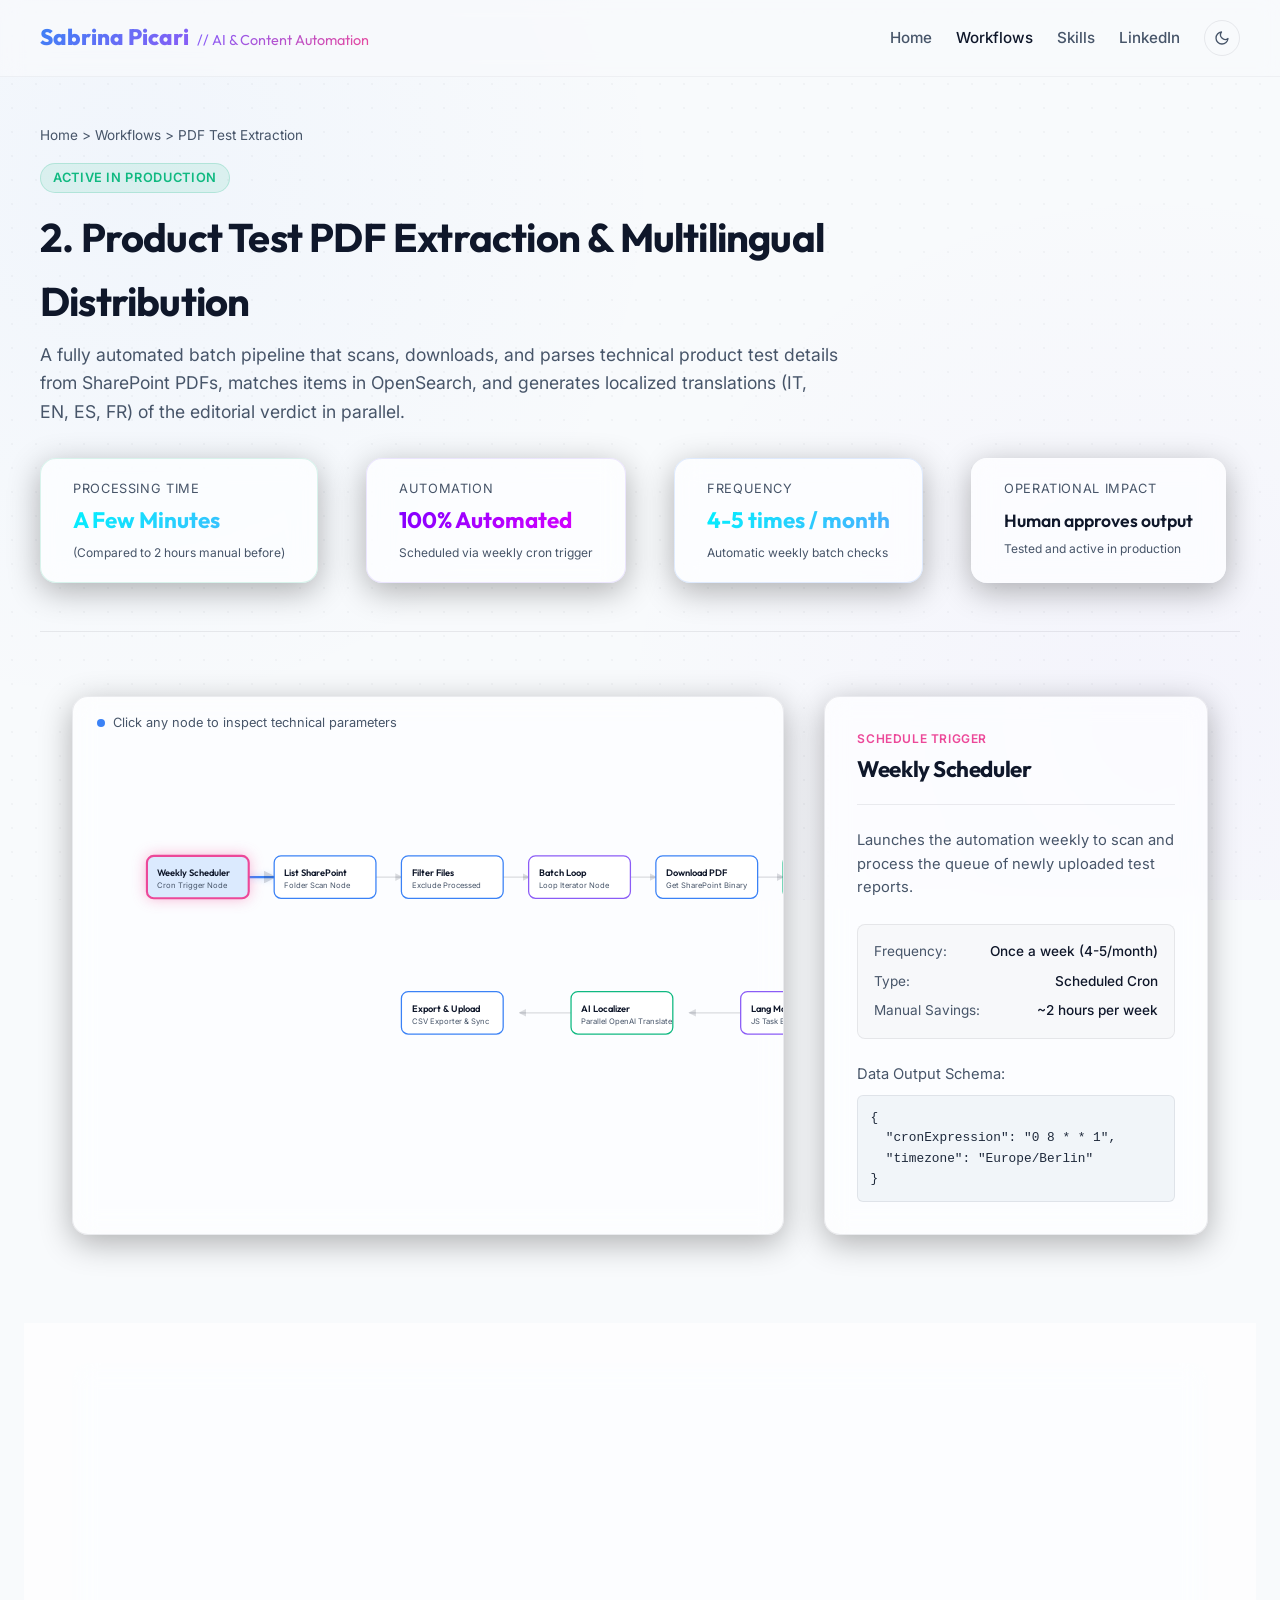
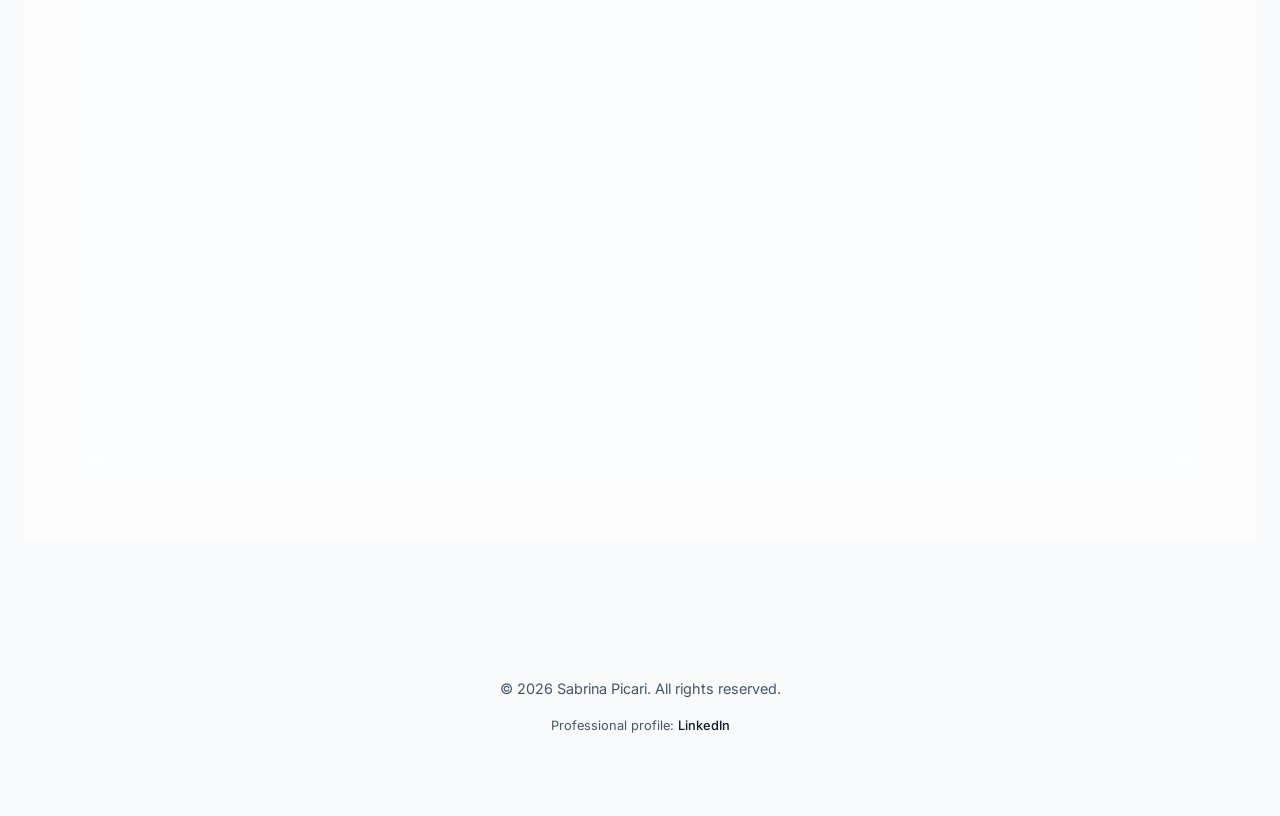
<file: workflow-extraction.html>
<!DOCTYPE html>
<html lang="en">
<head>
  <meta charset="UTF-8">
  <meta name="viewport" content="width=device-width, initial-scale=1.0">
  <title>PDF Test Extraction Pipeline — Sabrina Picari</title>
  <script>
    (function() {
      const savedTheme = localStorage.getItem('theme');
      if (savedTheme) {
        document.documentElement.setAttribute('data-theme', savedTheme);
      } else {
        const prefersLight = window.matchMedia('(prefers-color-scheme: light)').matches;
        document.documentElement.setAttribute('data-theme', prefersLight ? 'light' : 'dark');
      }
    })();
  </script>
  <link rel="stylesheet" href="style.css">
</head>
<body>

  <!-- Header -->
  <header>
    <div class="nav-container">
      <a href="index.html" class="logo">Sabrina Picari<span>// AI & Content Automation</span></a>
      <button class="nav-toggle" type="button" aria-expanded="false" aria-controls="primary-navigation">
        <span class="sr-only">Open navigation</span>
        <span></span><span></span><span></span>
      </button>
      <nav id="primary-navigation">
        <a href="index.html">Home</a>
        <a href="index.html#workflows" class="active">Workflows</a>
        <a href="index.html#skills">Skills</a>
        <a href="https://www.linkedin.com/in/sabrinapicari" target="_blank" rel="noopener noreferrer">LinkedIn</a>
        <button id="theme-toggle" class="theme-toggle-btn" aria-label="Toggle Theme">
          <svg class="sun-icon" width="16" height="16" viewBox="0 0 24 24" fill="none" stroke="currentColor" stroke-width="2" stroke-linecap="round" stroke-linejoin="round"><circle cx="12" cy="12" r="5"></circle><line x1="12" y1="1" x2="12" y2="3"></line><line x1="12" y1="21" x2="12" y2="23"></line><line x1="4.22" y1="4.22" x2="5.64" y2="5.64"></line><line x1="18.36" y1="18.36" x2="19.78" y2="19.78"></line><line x1="1" y1="12" x2="3" y2="12"></line><line x1="21" y1="12" x2="23" y2="12"></line><line x1="4.22" y1="19.78" x2="5.64" y2="18.36"></line><line x1="18.36" y1="5.64" x2="19.78" y2="4.22"></line></svg>
          <svg class="moon-icon" width="16" height="16" viewBox="0 0 24 24" fill="none" stroke="currentColor" stroke-width="2" stroke-linecap="round" stroke-linejoin="round"><path d="M21 12.79A9 9 0 1 1 11.21 3 7 7 0 0 0 21 12.79z"></path></svg>
        </button>
      </nav>
    </div>
  </header>

  <!-- Detail Header -->
  <section class="container detail-header">
    <div class="breadcrumbs">
      <a href="index.html">Home</a> &gt; <a href="index.html#workflows">Workflows</a> &gt; PDF Test Extraction
    </div>
    
    <div class="detail-title-section">
      <div>
        <span class="project-tag" style="background: rgba(16, 185, 129, 0.1); border-color: rgba(16, 185, 129, 0.2); color: var(--accent-teal); margin-bottom: 0.75rem;">Active in Production</span>
        <h1>2. Product Test PDF Extraction & Multilingual Distribution</h1>
        <p style="color: var(--text-muted); margin-top: 0.5rem; font-size: 1.1rem; max-width: 800px;">
          A fully automated batch pipeline that scans, downloads, and parses technical product test details from SharePoint PDFs, matches items in OpenSearch, and generates localized translations (IT, EN, ES, FR) of the editorial verdict in parallel.
        </p>
      </div>
    </div>

    <!-- KPIs Strip -->
    <div class="kpi-strip">
      <div class="glass kpi-strip-item" style="padding: 1.25rem 2rem; border-color: rgba(16, 185, 129, 0.15);">
        <span class="kpi-label">Processing Time</span>
        <span class="kpi-value glow-teal">A Few Minutes</span>
        <span style="font-size: 0.75rem; color: var(--text-muted); margin-top: 0.25rem;">(Compared to 2 hours manual before)</span>
      </div>
      <div class="glass kpi-strip-item" style="padding: 1.25rem 2rem; border-color: rgba(139, 92, 246, 0.15);">
        <span class="kpi-label">Automation</span>
        <span class="kpi-value glow-violet">100% Automated</span>
        <span style="font-size: 0.75rem; color: var(--text-muted); margin-top: 0.25rem;">Scheduled via weekly cron trigger</span>
      </div>
      <div class="glass kpi-strip-item" style="padding: 1.25rem 2rem; border-color: rgba(59, 130, 246, 0.15);">
        <span class="kpi-label">Frequency</span>
        <span class="kpi-value glow-teal">4-5 times / month</span>
        <span style="font-size: 0.75rem; color: var(--text-muted); margin-top: 0.25rem;">Automatic weekly batch checks</span>
      </div>
      <div class="glass kpi-strip-item" style="padding: 1.25rem 2rem; border-color: rgba(255,255,255,0.05);">
        <span class="kpi-label">Operational Impact</span>
        <span class="kpi-value" style="color: var(--text-main); font-size: 1.1rem; font-weight: 600; margin-top: 0.5rem;">Human approves output</span>
        <span style="font-size: 0.75rem; color: var(--text-muted); margin-top: 0.25rem;">Tested and active in production</span>
      </div>
    </div>
  </section>

  <!-- Interactive Sandbox Layout -->
  <section class="container detail-layout">
    
    <!-- Flowchart Pane -->
    <div class="glass flow-container" style="position: relative;">
      
      <div style="position: absolute; top: 1rem; left: 1.5rem; font-size: 0.8rem; color: var(--text-muted); display: flex; align-items: center; gap: 0.5rem;">
        <span style="width: 8px; height: 8px; border-radius: 50%; background: var(--accent-blue); display: inline-block;"></span>
        Click any node to inspect technical parameters
      </div>

      <svg class="interactive-flow" viewBox="0 0 1120 380" fill="none" xmlns="http://www.w3.org/2000/svg">
        
        <!-- Markers -->
        <defs>
          <marker id="arrow" viewBox="0 0 10 10" refX="8" refY="5" markerWidth="6" markerHeight="6" orient="auto-start-reverse" class="arrow">
            <path d="M 0 0 L 10 5 L 0 10 z" />
          </marker>
          <marker id="arrow-active" viewBox="0 0 10 10" refX="8" refY="5" markerWidth="6" markerHeight="6" orient="auto-start-reverse" class="arrow-active">
            <path d="M 0 0 L 10 5 L 0 10 z" />
          </marker>
        </defs>

        <!-- Connections (Paths) Row 1 -->
        <path class="flow-connector" data-connection="pdf-trigger" d="M 160 85 H 190" marker-end="url(#arrow)" />
        <path class="flow-connector" data-connection="pdf-list" d="M 310 85 H 340" marker-end="url(#arrow)" />
        <path class="flow-connector" data-connection="pdf-filter" d="M 460 85 H 490" marker-end="url(#arrow)" />
        <path class="flow-connector" data-connection="pdf-loop" d="M 610 85 H 640" marker-end="url(#arrow)" />
        <path class="flow-connector" data-connection="pdf-download" d="M 760 85 H 790" marker-end="url(#arrow)" />
        <path class="flow-connector" data-connection="pdf-ai-extract" d="M 910 85 H 940" marker-end="url(#arrow)" />
        
        <!-- Winding down to Row 2 -->
        <path class="flow-connector" data-connection="pdf-catalog-match" d="M 1000 110 C 1000 165, 1000 165, 1000 220" marker-end="url(#arrow)" />
        
        <!-- Row 2 connections flowing left -->
        <path class="flow-connector" data-connection="pdf-split-route" d="M 940 245 H 880" marker-end="url(#arrow)" />
        <path class="flow-connector" data-connection="pdf-lang-versions" d="M 740 245 H 680" marker-end="url(#arrow)" />
        <path class="flow-connector" data-connection="pdf-ai-translate" d="M 540 245 H 480" marker-end="url(#arrow)" />

        <!-- Nodes Row 1 -->
        <!-- Weekly Scheduler -->
        <g class="svg-flow-node node-trigger" data-node="pdf-trigger" transform="translate(40, 60)">
          <rect width="120" height="50" />
          <text class="title" x="12" y="24">Weekly Scheduler</text>
          <text class="subtitle" x="12" y="38">Cron Trigger Node</text>
        </g>

        <!-- List SharePoint Files -->
        <g class="svg-flow-node node-connector" data-node="pdf-list" transform="translate(190, 60)">
          <rect width="120" height="50" />
          <text class="title" x="12" y="24">List SharePoint</text>
          <text class="subtitle" x="12" y="38">Folder Scan Node</text>
        </g>

        <!-- Filter Unprocessed -->
        <g class="svg-flow-node node-connector" data-node="pdf-filter" transform="translate(340, 60)">
          <rect width="120" height="50" />
          <text class="title" x="12" y="24">Filter Files</text>
          <text class="subtitle" x="12" y="38">Exclude Processed</text>
        </g>

        <!-- Batch Loop -->
        <g class="svg-flow-node node-code" data-node="pdf-loop" transform="translate(490, 60)">
          <rect width="120" height="50" />
          <text class="title" x="12" y="24">Batch Loop</text>
          <text class="subtitle" x="12" y="38">Loop Iterator Node</text>
        </g>

        <!-- Download SharePoint PDF -->
        <g class="svg-flow-node node-connector" data-node="pdf-download" transform="translate(640, 60)">
          <rect width="120" height="50" />
          <text class="title" x="12" y="24">Download PDF</text>
          <text class="subtitle" x="12" y="38">Get SharePoint Binary</text>
        </g>

        <!-- AI PDF Extractor -->
        <g class="svg-flow-node node-ai" data-node="pdf-ai-extract" transform="translate(790, 60)">
          <rect width="120" height="50" />
          <text class="title" x="12" y="24">AI PDF Extractor</text>
          <text class="subtitle" x="12" y="38">OpenAI Vision Agent</text>
        </g>

        <!-- OpenSearch Catalog Match -->
        <g class="svg-flow-node node-connector" data-node="pdf-catalog-match" transform="translate(940, 60)">
          <rect width="120" height="50" />
          <text class="title" x="12" y="24">Catalog Match</text>
          <text class="subtitle" x="12" y="38">OpenSearch Verify</text>
        </g>

        <!-- Nodes Row 2 -->
        <!-- Split Route -->
        <g class="svg-flow-node node-code" data-node="pdf-split-route" transform="translate(940, 220)">
          <rect width="120" height="50" />
          <text class="title" x="12" y="24">Split Route</text>
          <text class="subtitle" x="12" y="38">DE Master / Localizer</text>
        </g>

        <!-- Create Language Matrix -->
        <g class="svg-flow-node node-code" data-node="pdf-lang-versions" transform="translate(740, 220)">
          <rect width="120" height="50" />
          <text class="title" x="12" y="24">Lang Matrix</text>
          <text class="subtitle" x="12" y="38">JS Task Builder</text>
        </g>

        <!-- AI Multilingual Localizer -->
        <g class="svg-flow-node node-ai" data-node="pdf-ai-translate" transform="translate(540, 220)">
          <rect width="120" height="50" />
          <text class="title" x="12" y="24">AI Localizer</text>
          <text class="subtitle" x="12" y="38">Parallel OpenAI Translate</text>
        </g>

        <!-- SharePoint CSV Exporter -->
        <g class="svg-flow-node node-connector" data-node="pdf-export" transform="translate(340, 220)">
          <rect width="120" height="50" />
          <text class="title" x="12" y="24">Export & Upload</text>
          <text class="subtitle" x="12" y="38">CSV Exporter & Sync</text>
        </g>

      </svg>
    </div>

    <!-- Inspector Panel (Glass Card) -->
    <div class="glass inspector-panel" id="inspector">
      <!-- Loading state will be overwritten by JS -->
      <div class="inspector-header">
        <div class="inspector-node-type">Node Inspector</div>
        <h3 class="inspector-title">Select a step</h3>
      </div>
      <div class="inspector-body">
        <p>Click on any block in the flowchart diagram to view technical parameters, n8n node structures, and example output JSON schemas.</p>
      </div>
    </div>

  </section>

  <!-- Business Context Writeup for Recruiters -->
  <section class="container" style="margin-top: 4rem;">
    <div class="glass" style="padding: 3rem;">
      <h2 style="font-size: 1.8rem; margin-bottom: 1.5rem; font-family: 'Outfit';">Business Context & Engineering Details</h2>
      <div class="business-details-grid" style="font-size: 0.95rem; line-height: 1.7;">
        
        <div>
          <h3 style="font-size: 1.2rem; margin-bottom: 0.8rem; color: var(--accent-blue);">The Business Challenge Solved</h3>
          <p style="color: var(--text-muted); margin-bottom: 1rem;">
            Every week, technical test reports are generated in PDF format by the German editorial team. Manually processing these PDFs (reading tables, analyzing technical ratings, collecting pros/cons), finding the matched item in the e-commerce database, and localizing summaries into 4 target markets (Italy, UK, Spain, France) required about 2 hours of manual copying and pasting per execution, 4-5 times a month.
          </p>
          <p style="color: var(--text-muted); margin-bottom: 1.5rem;">
            The automated pipeline removes this bottleneck entirely: it runs automatically in the background, parses file structures, matches entities against the catalog, and distributes localized CSV feeds to target SharePoint directories in minutes.
          </p>
          <h4 style="font-weight: 600; margin-bottom: 0.5rem;">Key Project Highlights:</h4>
          <ul style="list-style: none; padding-left: 0; color: var(--text-muted);">
            <li style="margin-bottom: 0.4rem;">✔ <strong>Zero Human Intervention:</strong> Automated trigger scans and processes the incoming queue.</li>
            <li style="margin-bottom: 0.4rem;">✔ <strong>AI PDF Parser:</strong> OpenAI processes table grids and editorial text, returning structured JSON schemas.</li>
            <li style="margin-bottom: 0.4rem;">✔ <strong>Catalog Mapping:</strong> Automatic matches established through OpenSearch queries.</li>
          </ul>
        </div>

        <div>
          <h3 style="font-size: 1.2rem; margin-bottom: 0.8rem; color: var(--accent-teal);">Technical Highlights & Localization</h3>
          <p style="color: var(--text-muted); margin-bottom: 1rem;">
            <strong>Batch Processing Loop:</strong> Files are managed one-by-one inside a n8n loop block. This isolates potential failures and manages API rate limits during bulk file uploads without crashing the entire run.
          </p>
          <p style="color: var(--text-muted); margin-bottom: 1rem;">
            <strong>Parallel Translation Matrix:</strong> Instead of translating sequentially (which causes latency and high run times), a custom JavaScript node splits the translation task into parallel branches. The OpenAI translation nodes execute concurrently for Italian, English, Spanish, and French, accelerating completion speeds.
          </p>
          <p style="color: var(--text-muted);">
            <strong>Reliability:</strong> This workflow is fully tested, optimized, and actively running in production, saving hours of manual translation and data entry.
          </p>
        </div>

      </div>
    </div>
  </section>

  <!-- Footer -->
  <footer>
    <div class="container">
      <p style="margin-bottom: 1rem;">&copy; 2026 Sabrina Picari. All rights reserved.</p>
      <p style="font-size: 0.8rem; color: var(--text-muted);">
        Professional profile: <a href="https://www.linkedin.com/in/sabrinapicari" target="_blank" rel="noopener noreferrer">LinkedIn</a>
      </p>
    </div>
  </footer>

  <script src="main.js"></script>
</body>
</html>
</file>
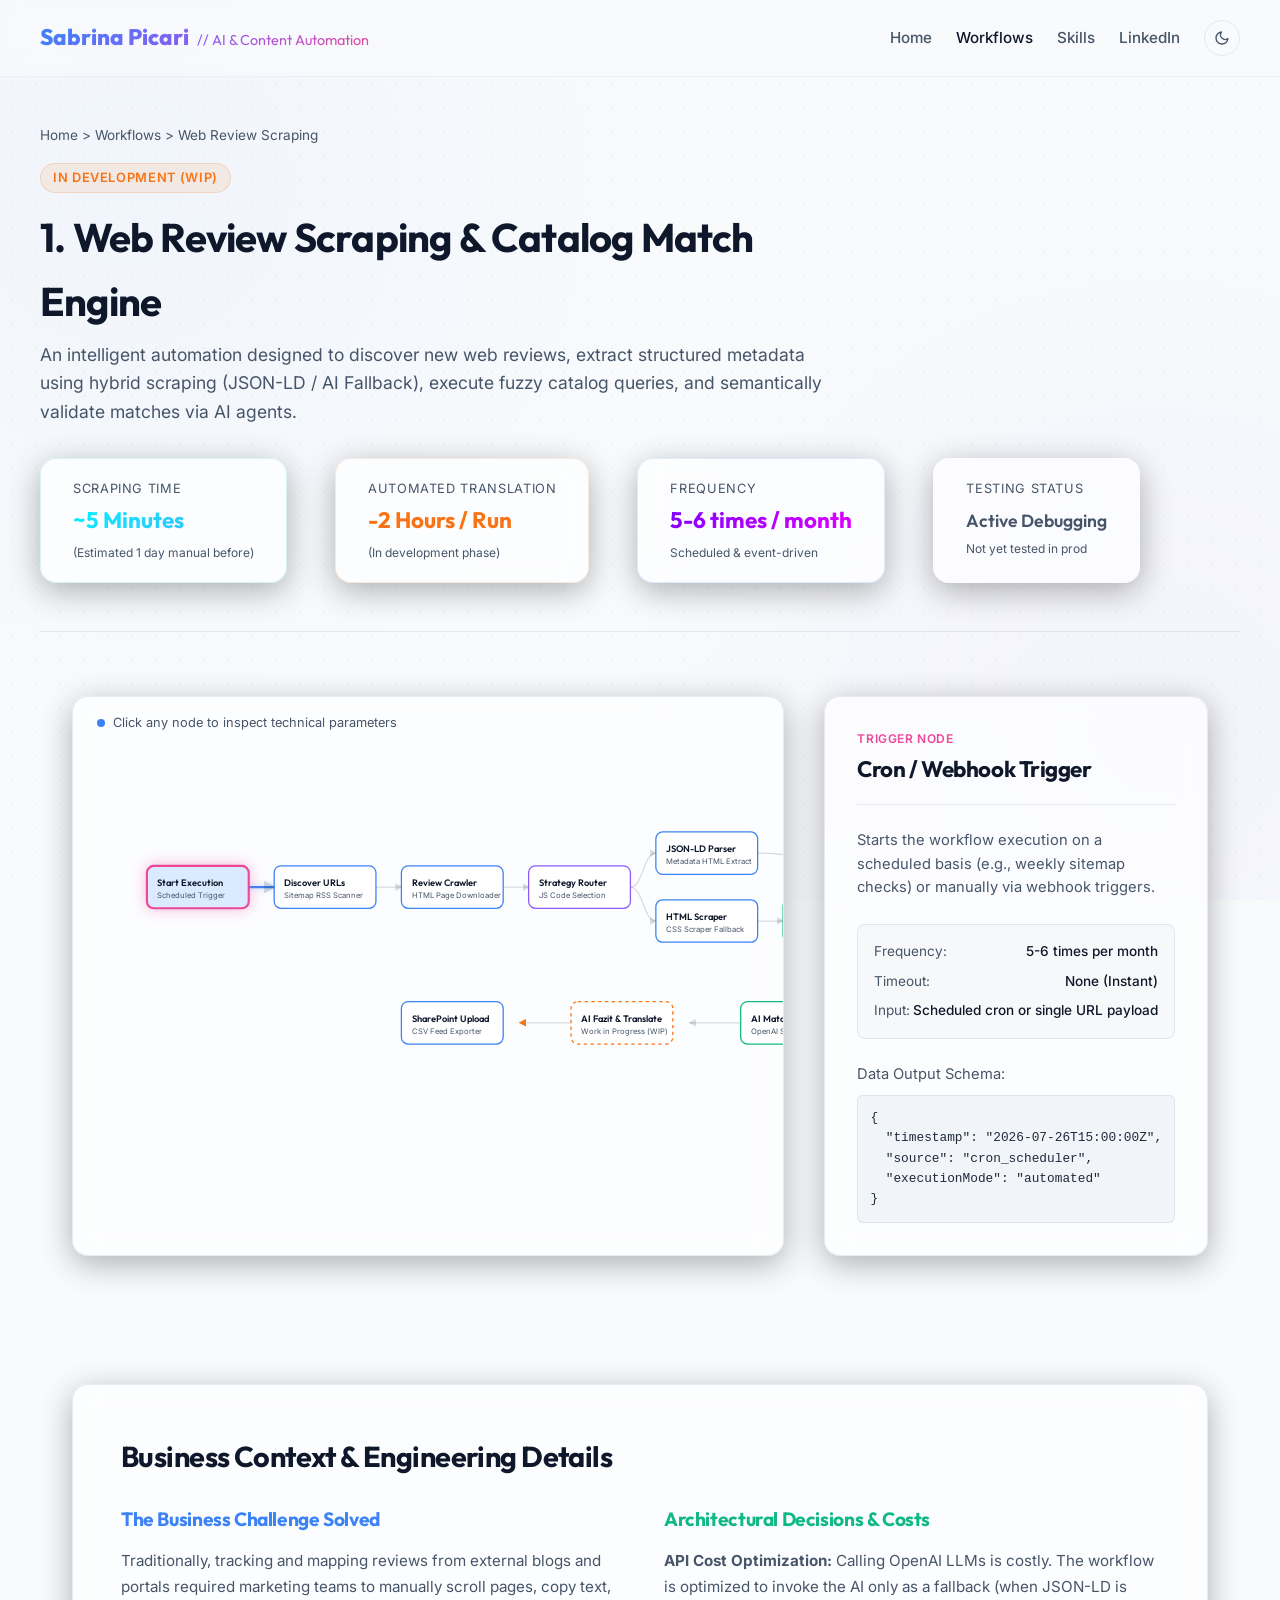
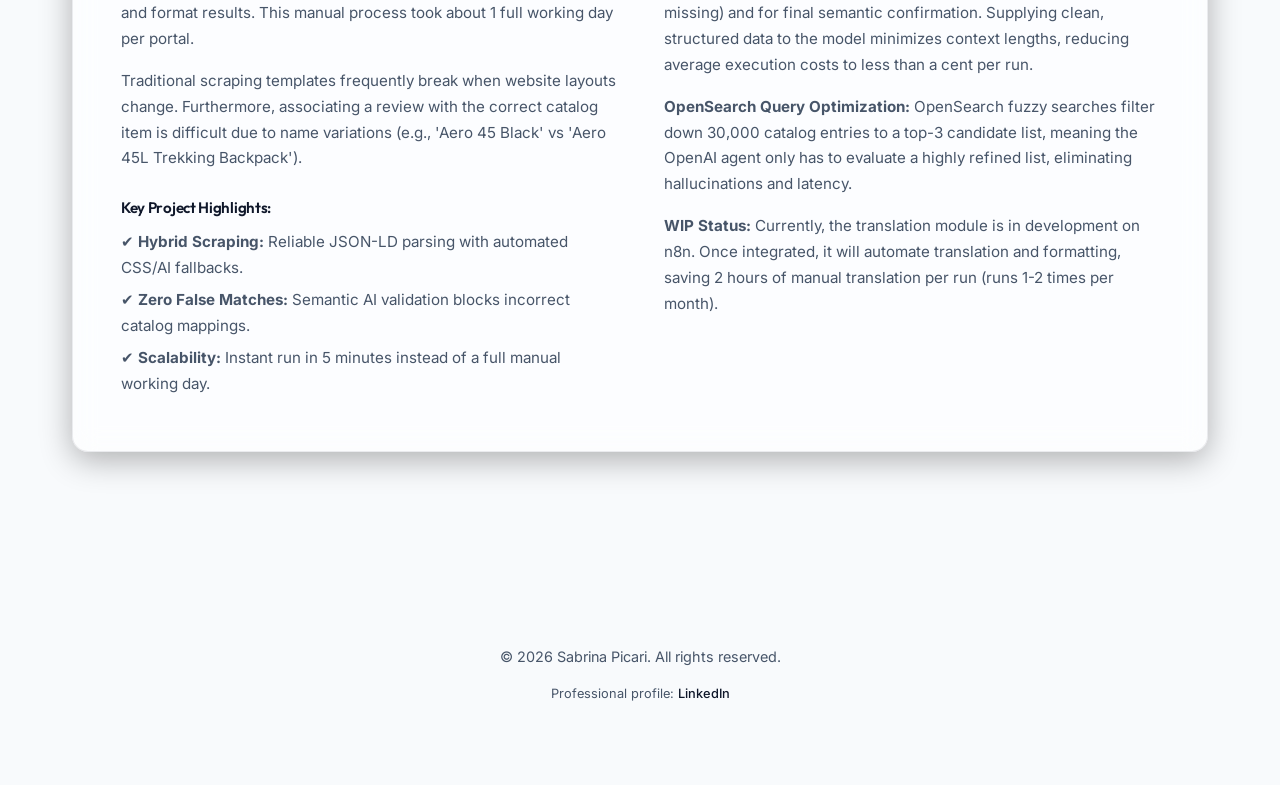
<file: workflow-scraping.html>
<!DOCTYPE html>
<html lang="en">
<head>
  <meta charset="UTF-8">
  <meta name="viewport" content="width=device-width, initial-scale=1.0">
  <title>Scraping & Matching Engine — Sabrina Picari</title>
  <script>
    (function() {
      const savedTheme = localStorage.getItem('theme');
      if (savedTheme) {
        document.documentElement.setAttribute('data-theme', savedTheme);
      } else {
        const prefersLight = window.matchMedia('(prefers-color-scheme: light)').matches;
        document.documentElement.setAttribute('data-theme', prefersLight ? 'light' : 'dark');
      }
    })();
  </script>
  <link rel="stylesheet" href="style.css">
</head>
<body>

  <!-- Header -->
  <header>
    <div class="nav-container">
      <a href="index.html" class="logo">Sabrina Picari<span>// AI & Content Automation</span></a>
      <button class="nav-toggle" type="button" aria-expanded="false" aria-controls="primary-navigation">
        <span class="sr-only">Open navigation</span>
        <span></span><span></span><span></span>
      </button>
      <nav id="primary-navigation">
        <a href="index.html">Home</a>
        <a href="index.html#workflows" class="active">Workflows</a>
        <a href="index.html#skills">Skills</a>
        <a href="https://www.linkedin.com/in/sabrinapicari" target="_blank" rel="noopener noreferrer">LinkedIn</a>
        <button id="theme-toggle" class="theme-toggle-btn" aria-label="Toggle Theme">
          <svg class="sun-icon" width="16" height="16" viewBox="0 0 24 24" fill="none" stroke="currentColor" stroke-width="2" stroke-linecap="round" stroke-linejoin="round"><circle cx="12" cy="12" r="5"></circle><line x1="12" y1="1" x2="12" y2="3"></line><line x1="12" y1="21" x2="12" y2="23"></line><line x1="4.22" y1="4.22" x2="5.64" y2="5.64"></line><line x1="18.36" y1="18.36" x2="19.78" y2="19.78"></line><line x1="1" y1="12" x2="3" y2="12"></line><line x1="21" y1="12" x2="23" y2="12"></line><line x1="4.22" y1="19.78" x2="5.64" y2="18.36"></line><line x1="18.36" y1="5.64" x2="19.78" y2="4.22"></line></svg>
          <svg class="moon-icon" width="16" height="16" viewBox="0 0 24 24" fill="none" stroke="currentColor" stroke-width="2" stroke-linecap="round" stroke-linejoin="round"><path d="M21 12.79A9 9 0 1 1 11.21 3 7 7 0 0 0 21 12.79z"></path></svg>
        </button>
      </nav>
    </div>
  </header>

  <!-- Detail Header -->
  <section class="container detail-header">
    <div class="breadcrumbs">
      <a href="index.html">Home</a> &gt; <a href="index.html#workflows">Workflows</a> &gt; Web Review Scraping
    </div>
    
    <div class="detail-title-section">
      <div>
        <span class="project-tag wip" style="margin-bottom: 0.75rem;">In Development (WIP)</span>
        <h1>1. Web Review Scraping & Catalog Match Engine</h1>
        <p style="color: var(--text-muted); margin-top: 0.5rem; font-size: 1.1rem; max-width: 800px;">
          An intelligent automation designed to discover new web reviews, extract structured metadata using hybrid scraping (JSON-LD / AI Fallback), execute fuzzy catalog queries, and semantically validate matches via AI agents.
        </p>
      </div>
    </div>

    <!-- KPIs Strip -->
    <div class="kpi-strip">
      <div class="glass kpi-strip-item" style="padding: 1.25rem 2rem; border-color: rgba(16, 185, 129, 0.15);">
        <span class="kpi-label">Scraping Time</span>
        <span class="kpi-value glow-teal">~5 Minutes</span>
        <span style="font-size: 0.75rem; color: var(--text-muted); margin-top: 0.25rem;">(Estimated 1 day manual before)</span>
      </div>
      <div class="glass kpi-strip-item" style="padding: 1.25rem 2rem; border-color: rgba(249, 115, 22, 0.15);">
        <span class="kpi-label">Automated Translation</span>
        <span class="kpi-value" style="color: var(--accent-orange);">-2 Hours / Run</span>
        <span style="font-size: 0.75rem; color: var(--text-muted); margin-top: 0.25rem;">(In development phase)</span>
      </div>
      <div class="glass kpi-strip-item" style="padding: 1.25rem 2rem; border-color: rgba(59, 130, 246, 0.15);">
        <span class="kpi-label">Frequency</span>
        <span class="kpi-value glow-violet">5-6 times / month</span>
        <span style="font-size: 0.75rem; color: var(--text-muted); margin-top: 0.25rem;">Scheduled & event-driven</span>
      </div>
      <div class="glass kpi-strip-item" style="padding: 1.25rem 2rem; border-color: rgba(255,255,255,0.05);">
        <span class="kpi-label">Testing Status</span>
        <span class="kpi-value" style="color: var(--text-muted); font-size: 1.1rem; font-weight: 600; margin-top: 0.5rem;">Active Debugging</span>
        <span style="font-size: 0.75rem; color: var(--text-muted); margin-top: 0.25rem;">Not yet tested in prod</span>
      </div>
    </div>
  </section>

  <!-- Interactive Sandbox Layout -->
  <section class="container detail-layout">
    
    <!-- Flowchart Pane -->
    <div class="glass flow-container" style="position: relative;">
      
      <div style="position: absolute; top: 1rem; left: 1.5rem; font-size: 0.8rem; color: var(--text-muted); display: flex; align-items: center; gap: 0.5rem;">
        <span style="width: 8px; height: 8px; border-radius: 50%; background: var(--accent-blue); display: inline-block;"></span>
        Click any node to inspect technical parameters
      </div>

      <svg class="interactive-flow" viewBox="0 0 1120 380" fill="none" xmlns="http://www.w3.org/2000/svg">
        
        <!-- Markers -->
        <defs>
          <marker id="arrow" viewBox="0 0 10 10" refX="8" refY="5" markerWidth="6" markerHeight="6" orient="auto-start-reverse" class="arrow">
            <path d="M 0 0 L 10 5 L 0 10 z" />
          </marker>
          <marker id="arrow-active" viewBox="0 0 10 10" refX="8" refY="5" markerWidth="6" markerHeight="6" orient="auto-start-reverse" class="arrow-active">
            <path d="M 0 0 L 10 5 L 0 10 z" />
          </marker>
          <marker id="arrow-wip" viewBox="0 0 10 10" refX="8" refY="5" markerWidth="6" markerHeight="6" orient="auto-start-reverse" class="arrow-wip">
            <path d="M 0 0 L 10 5 L 0 10 z" />
          </marker>
        </defs>

        <!-- Connections (Paths) Row 1 -->
        <path class="flow-connector" data-connection="trigger" d="M 160 85 H 190" marker-end="url(#arrow)" />
        <path class="flow-connector" data-connection="http-discover" d="M 310 85 H 340" marker-end="url(#arrow)" />
        <path class="flow-connector" data-connection="crawler" d="M 460 85 H 490" marker-end="url(#arrow)" />
        
        <!-- Splits Router -->
        <path class="flow-connector" data-connection="strategy-split" d="M 610 85 C 625 85, 625 45, 640 45" marker-end="url(#arrow)" />
        <path class="flow-connector" data-connection="strategy-split" d="M 610 85 C 625 85, 625 125, 640 125" marker-end="url(#arrow)" />
        
        <!-- Bottom Scraping fallback branch -->
        <path class="flow-connector" data-connection="html-extract" d="M 760 125 H 790" marker-end="url(#arrow)" />
        
        <!-- Merging branches back into Normalizer -->
        <path class="flow-connector" data-connection="jsonld-extract" d="M 760 45 C 850 45, 850 85, 940 85" marker-end="url(#arrow)" />
        <path class="flow-connector" data-connection="ai-extraction" d="M 910 125 C 925 125, 925 85, 940 85" marker-end="url(#arrow)" />
        
        <!-- Winding down to Row 2 -->
        <path class="flow-connector" data-connection="normalize" d="M 1000 110 C 1000 165, 1000 165, 1000 220" marker-end="url(#arrow)" />
        
        <!-- Row 2 connections flowing left -->
        <path class="flow-connector" data-connection="opensearch-match" d="M 940 245 H 880" marker-end="url(#arrow)" />
        <path class="flow-connector" data-connection="ai-verify" d="M 740 245 H 680" marker-end="url(#arrow)" />
        <path class="flow-connector" data-connection="ai-fazit" class="dash-wip" d="M 540 245 H 480" marker-end="url(#arrow-wip)" />

        <!-- Nodes Row 1 -->
        <!-- Trigger -->
        <g class="svg-flow-node node-trigger" data-node="trigger" transform="translate(40, 60)">
          <rect width="120" height="50" />
          <text class="title" x="12" y="24">Start Execution</text>
          <text class="subtitle" x="12" y="38">Scheduled Trigger</text>
        </g>

        <!-- Discovery -->
        <g class="svg-flow-node node-connector" data-node="http-discover" transform="translate(190, 60)">
          <rect width="120" height="50" />
          <text class="title" x="12" y="24">Discover URLs</text>
          <text class="subtitle" x="12" y="38">Sitemap RSS Scanner</text>
        </g>

        <!-- Crawler -->
        <g class="svg-flow-node node-connector" data-node="crawler" transform="translate(340, 60)">
          <rect width="120" height="50" />
          <text class="title" x="12" y="24">Review Crawler</text>
          <text class="subtitle" x="12" y="38">HTML Page Downloader</text>
        </g>

        <!-- Router -->
        <g class="svg-flow-node node-code" data-node="strategy-split" transform="translate(490, 60)">
          <rect width="120" height="50" />
          <text class="title" x="12" y="24">Strategy Router</text>
          <text class="subtitle" x="12" y="38">JS Code Selection</text>
        </g>

        <!-- Path A: JSON-LD -->
        <g class="svg-flow-node node-connector" data-node="jsonld-extract" transform="translate(640, 20)">
          <rect width="120" height="50" />
          <text class="title" x="12" y="24">JSON-LD Parser</text>
          <text class="subtitle" x="12" y="38">Metadata HTML Extract</text>
        </g>

        <!-- Path B: HTML CSS Selector -->
        <g class="svg-flow-node node-connector" data-node="html-extract" transform="translate(640, 100)">
          <rect width="120" height="50" />
          <text class="title" x="12" y="24">HTML Scraper</text>
          <text class="subtitle" x="12" y="38">CSS Scraper Fallback</text>
        </g>

        <!-- Fallback AI Agent -->
        <g class="svg-flow-node node-ai" data-node="ai-extraction" transform="translate(790, 100)">
          <rect width="120" height="50" />
          <text class="title" x="12" y="24">AI Extraction</text>
          <text class="subtitle" x="12" y="38">OpenAI HTML Reader</text>
        </g>

        <!-- Normalizer -->
        <g class="svg-flow-node node-code" data-node="normalize" transform="translate(940, 60)">
          <rect width="120" height="50" />
          <text class="title" x="12" y="24">Data Normalizer</text>
          <text class="subtitle" x="12" y="38">JS Schema Normalizer</text>
        </g>

        <!-- Nodes Row 2 -->
        <!-- OpenSearch Match -->
        <g class="svg-flow-node node-connector" data-node="opensearch-match" transform="translate(940, 220)">
          <rect width="120" height="50" />
          <text class="title" x="12" y="24">Catalog Lookup</text>
          <text class="subtitle" x="12" y="38">OpenSearch Fuzzy Query</text>
        </g>

        <!-- AI Semantic Verification -->
        <g class="svg-flow-node node-ai" data-node="ai-verify" transform="translate(740, 220)">
          <rect width="120" height="50" />
          <text class="title" x="12" y="24">AI Match Verify</text>
          <text class="subtitle" x="12" y="38">OpenAI Semantic Decision</text>
        </g>

        <!-- AI Fazit Summary (WIP) -->
        <g class="svg-flow-node node-wip" data-node="ai-fazit" transform="translate(540, 220)">
          <rect width="120" height="50" />
          <text class="title" x="12" y="24">AI Fazit & Translate</text>
          <text class="subtitle" x="12" y="38">Work in Progress (WIP)</text>
        </g>

        <!-- SharePoint Upload -->
        <g class="svg-flow-node node-connector" data-node="sharepoint-upload" transform="translate(340, 220)">
          <rect width="120" height="50" />
          <text class="title" x="12" y="24">SharePoint Upload</text>
          <text class="subtitle" x="12" y="38">CSV Feed Exporter</text>
        </g>

      </svg>
    </div>

    <!-- Inspector Panel (Glass Card) -->
    <div class="glass inspector-panel" id="inspector">
      <!-- Loading state will be overwritten by JS -->
      <div class="inspector-header">
        <div class="inspector-node-type">Node Inspector</div>
        <h3 class="inspector-title">Select a step</h3>
      </div>
      <div class="inspector-body">
        <p>Click on any block in the flowchart diagram to view technical parameters, n8n node structures, and example output JSON schemas.</p>
      </div>
    </div>

  </section>

  <!-- Business Context Writeup for Recruiters -->
  <section class="container" style="margin-top: 4rem;">
    <div class="glass" style="padding: 3rem;">
      <h2 style="font-size: 1.8rem; margin-bottom: 1.5rem; font-family: 'Outfit';">Business Context & Engineering Details</h2>
      <div class="business-details-grid" style="font-size: 0.95rem; line-height: 1.7;">
        
        <div>
          <h3 style="font-size: 1.2rem; margin-bottom: 0.8rem; color: var(--accent-blue);">The Business Challenge Solved</h3>
          <p style="color: var(--text-muted); margin-bottom: 1rem;">
            Traditionally, tracking and mapping reviews from external blogs and portals required marketing teams to manually scroll pages, copy text, and format results. This manual process took about 1 full working day per portal.
          </p>
          <p style="color: var(--text-muted); margin-bottom: 1.5rem;">
            Traditional scraping templates frequently break when website layouts change. Furthermore, associating a review with the correct catalog item is difficult due to name variations (e.g., 'Aero 45 Black' vs 'Aero 45L Trekking Backpack').
          </p>
          <h4 style="font-weight: 600; margin-bottom: 0.5rem;">Key Project Highlights:</h4>
          <ul style="list-style: none; padding-left: 0; color: var(--text-muted);">
            <li style="margin-bottom: 0.4rem;">✔ <strong>Hybrid Scraping:</strong> Reliable JSON-LD parsing with automated CSS/AI fallbacks.</li>
            <li style="margin-bottom: 0.4rem;">✔ <strong>Zero False Matches:</strong> Semantic AI validation blocks incorrect catalog mappings.</li>
            <li style="margin-bottom: 0.4rem;">✔ <strong>Scalability:</strong> Instant run in 5 minutes instead of a full manual working day.</li>
          </ul>
        </div>

        <div>
          <h3 style="font-size: 1.2rem; margin-bottom: 0.8rem; color: var(--accent-teal);">Architectural Decisions & Costs</h3>
          <p style="color: var(--text-muted); margin-bottom: 1rem;">
            <strong>API Cost Optimization:</strong> Calling OpenAI LLMs is costly. The workflow is optimized to invoke the AI only as a fallback (when JSON-LD is missing) and for final semantic confirmation. Supplying clean, structured data to the model minimizes context lengths, reducing average execution costs to less than a cent per run.
          </p>
          <p style="color: var(--text-muted); margin-bottom: 1rem;">
            <strong>OpenSearch Query Optimization:</strong> OpenSearch fuzzy searches filter down 30,000 catalog entries to a top-3 candidate list, meaning the OpenAI agent only has to evaluate a highly refined list, eliminating hallucinations and latency.
          </p>
          <p style="color: var(--text-muted);">
            <strong>WIP Status:</strong> Currently, the translation module is in development on n8n. Once integrated, it will automate translation and formatting, saving 2 hours of manual translation per run (runs 1-2 times per month).
          </p>
        </div>

      </div>
    </div>
  </section>

  <!-- Footer -->
  <footer>
    <div class="container">
      <p style="margin-bottom: 1rem;">&copy; 2026 Sabrina Picari. All rights reserved.</p>
      <p style="font-size: 0.8rem; color: var(--text-muted);">
        Professional profile: <a href="https://www.linkedin.com/in/sabrinapicari" target="_blank" rel="noopener noreferrer">LinkedIn</a>
      </p>
    </div>
  </footer>

  <script src="main.js"></script>
</body>
</html>
</file>
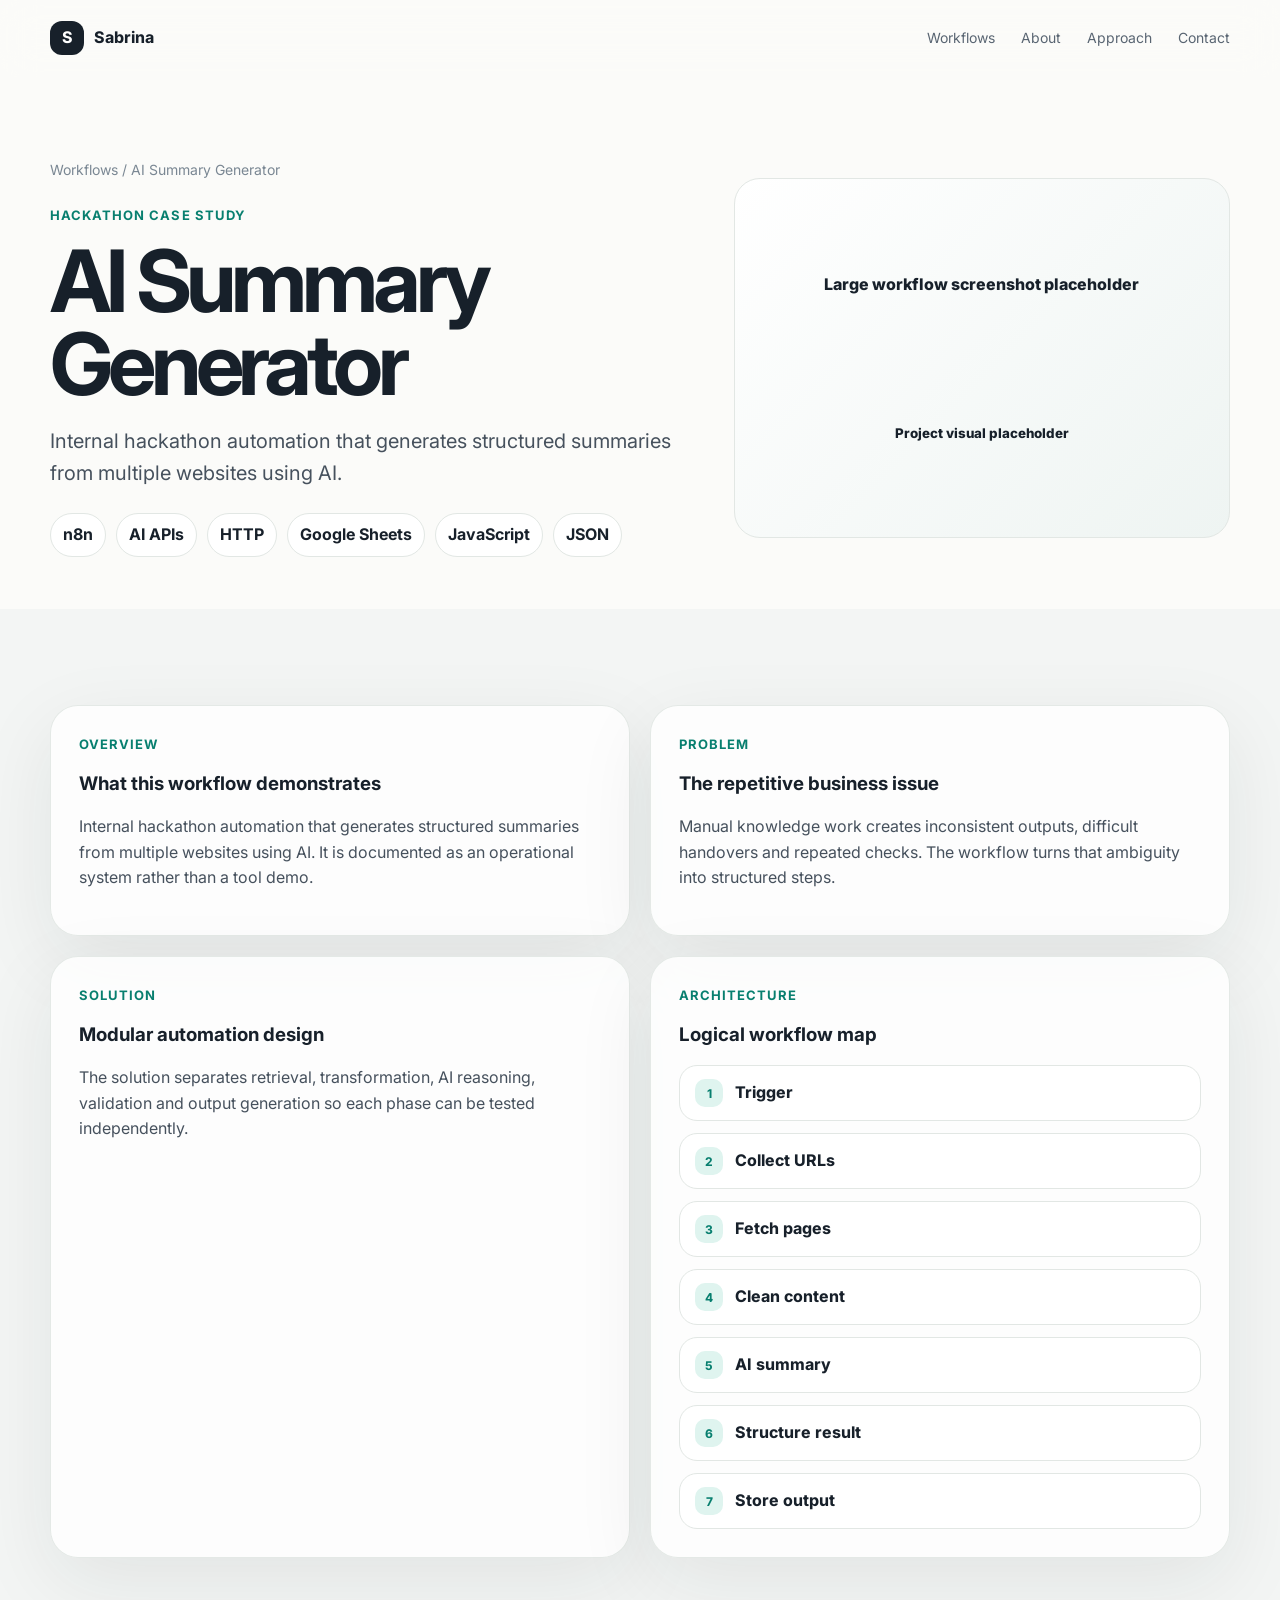
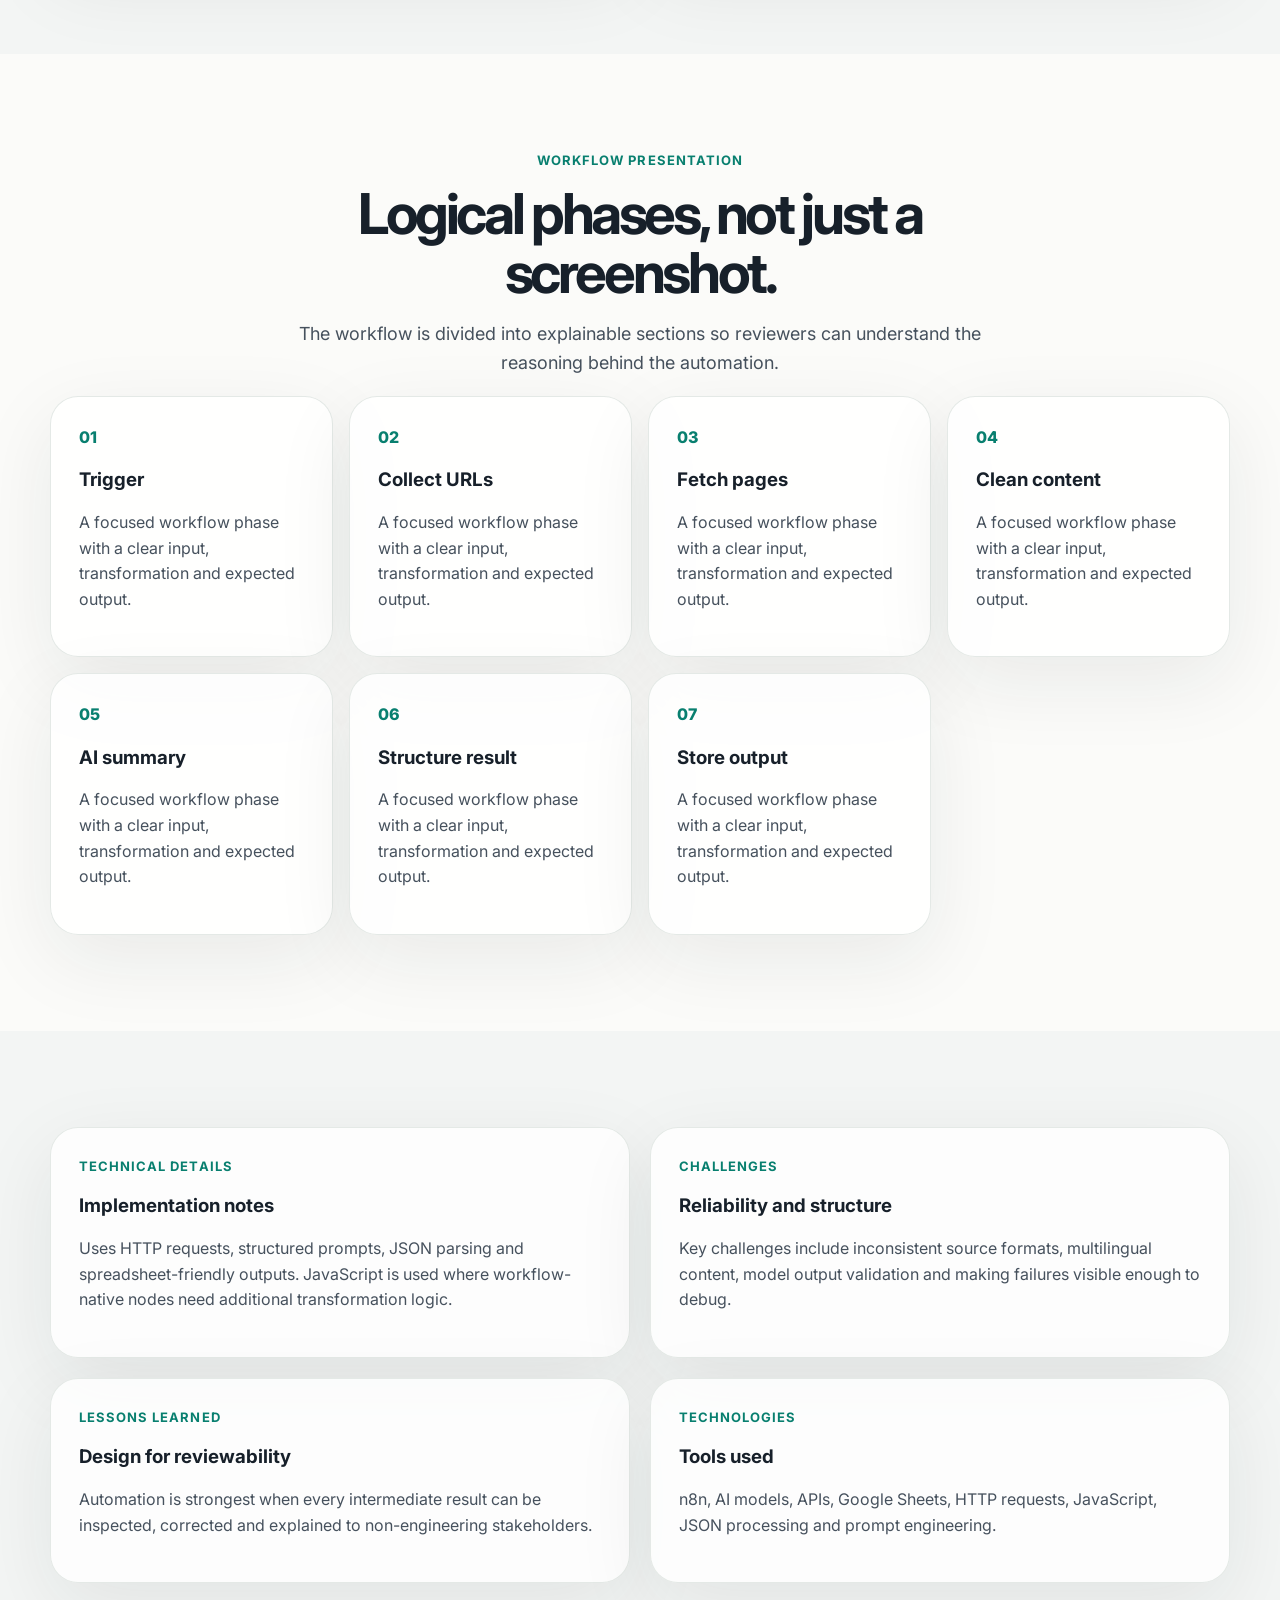
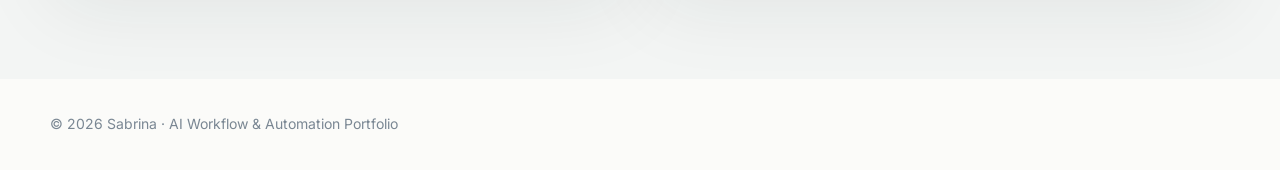
<file: projects/ai-summary-generator.html>
<!doctype html>
<html lang="en">
<head>
  <meta charset="utf-8"><meta name="viewport" content="width=device-width, initial-scale=1">
  <meta name="description" content="AI Summary Generator case study by Sabrina, AI Workflow & Automation Specialist in Berlin.">
  <title>AI Summary Generator — Sabrina Portfolio</title>
  <link rel="preconnect" href="https://fonts.googleapis.com"><link rel="preconnect" href="https://fonts.gstatic.com" crossorigin>
  <link href="https://fonts.googleapis.com/css2?family=Inter:wght@400;500;600;700;800&display=swap" rel="stylesheet">
  <link rel="stylesheet" href="../assets/css/styles.css">
</head>
<body>
<a class="skip-link" href="#main">Skip to content</a>
<header class="site-header" data-header><nav class="nav" aria-label="Primary navigation"><a class="brand" href="../index.html"><span>S</span>Sabrina</a><button class="nav-toggle" type="button" aria-expanded="false" aria-controls="nav-menu" data-nav-toggle>Menu</button><div class="nav-links" id="nav-menu" data-nav-menu><a href="../index.html#workflows">Workflows</a><a href="../index.html#about">About</a><a href="../index.html#approach">Approach</a><a href="../index.html#contact">Contact</a></div></nav></header>
<main id="main">
<section class="case-hero"><div class="container case-hero-grid"><div class="reveal"><div class="breadcrumb"><a href="../index.html#workflows">Workflows</a> / AI Summary Generator</div><p class="eyebrow">Hackathon case study</p><h1>AI Summary Generator</h1><p class="lead">Internal hackathon automation that generates structured summaries from multiple websites using AI.</p><ul class="meta-list"><li>n8n</li><li>AI APIs</li><li>HTTP</li><li>Google Sheets</li><li>JavaScript</li><li>JSON</li></ul></div><div class="screenshot-frame reveal">Large workflow screenshot placeholder<br><small>Project visual placeholder</small></div></div></section>
<section class="section-pad muted"><div class="container content-grid"><article class="detail-card reveal"><p class="eyebrow">Overview</p><h3>What this workflow demonstrates</h3><p>Internal hackathon automation that generates structured summaries from multiple websites using AI. It is documented as an operational system rather than a tool demo.</p></article><article class="detail-card reveal"><p class="eyebrow">Problem</p><h3>The repetitive business issue</h3><p>Manual knowledge work creates inconsistent outputs, difficult handovers and repeated checks. The workflow turns that ambiguity into structured steps.</p></article><article class="detail-card reveal"><p class="eyebrow">Solution</p><h3>Modular automation design</h3><p>The solution separates retrieval, transformation, AI reasoning, validation and output generation so each phase can be tested independently.</p></article><article class="detail-card reveal"><p class="eyebrow">Architecture</p><h3>Logical workflow map</h3><div class="workflow-map"><div class="workflow-step"><span>1</span>Trigger</div><div class="workflow-step"><span>2</span>Collect URLs</div><div class="workflow-step"><span>3</span>Fetch pages</div><div class="workflow-step"><span>4</span>Clean content</div><div class="workflow-step"><span>5</span>AI summary</div><div class="workflow-step"><span>6</span>Structure result</div><div class="workflow-step"><span>7</span>Store output</div></div></article></div></section>
<section class="section-pad"><div class="container section-title reveal"><p class="eyebrow">Workflow presentation</p><h2>Logical phases, not just a screenshot.</h2><p>The workflow is divided into explainable sections so reviewers can understand the reasoning behind the automation.</p></div><div class="container phase-grid"><article class="phase-card reveal"><div class="phase-number">01</div><h3>Trigger</h3><p>A focused workflow phase with a clear input, transformation and expected output.</p></article>
<article class="phase-card reveal"><div class="phase-number">02</div><h3>Collect URLs</h3><p>A focused workflow phase with a clear input, transformation and expected output.</p></article>
<article class="phase-card reveal"><div class="phase-number">03</div><h3>Fetch pages</h3><p>A focused workflow phase with a clear input, transformation and expected output.</p></article>
<article class="phase-card reveal"><div class="phase-number">04</div><h3>Clean content</h3><p>A focused workflow phase with a clear input, transformation and expected output.</p></article>
<article class="phase-card reveal"><div class="phase-number">05</div><h3>AI summary</h3><p>A focused workflow phase with a clear input, transformation and expected output.</p></article>
<article class="phase-card reveal"><div class="phase-number">06</div><h3>Structure result</h3><p>A focused workflow phase with a clear input, transformation and expected output.</p></article>
<article class="phase-card reveal"><div class="phase-number">07</div><h3>Store output</h3><p>A focused workflow phase with a clear input, transformation and expected output.</p></article></div></section>
<section class="section-pad muted"><div class="container content-grid"><article class="detail-card reveal"><p class="eyebrow">Technical details</p><h3>Implementation notes</h3><p>Uses HTTP requests, structured prompts, JSON parsing and spreadsheet-friendly outputs. JavaScript is used where workflow-native nodes need additional transformation logic.</p></article><article class="detail-card reveal"><p class="eyebrow">Challenges</p><h3>Reliability and structure</h3><p>Key challenges include inconsistent source formats, multilingual content, model output validation and making failures visible enough to debug.</p></article><article class="detail-card reveal"><p class="eyebrow">Lessons learned</p><h3>Design for reviewability</h3><p>Automation is strongest when every intermediate result can be inspected, corrected and explained to non-engineering stakeholders.</p></article><article class="detail-card reveal"><p class="eyebrow">Technologies</p><h3>Tools used</h3><p>n8n, AI models, APIs, Google Sheets, HTTP requests, JavaScript, JSON processing and prompt engineering.</p></article></div></section>
</main><footer class="footer"><div class="container">© <span data-year></span> Sabrina · AI Workflow & Automation Portfolio</div></footer><script src="../assets/js/main.js"></script></body></html>
</file>
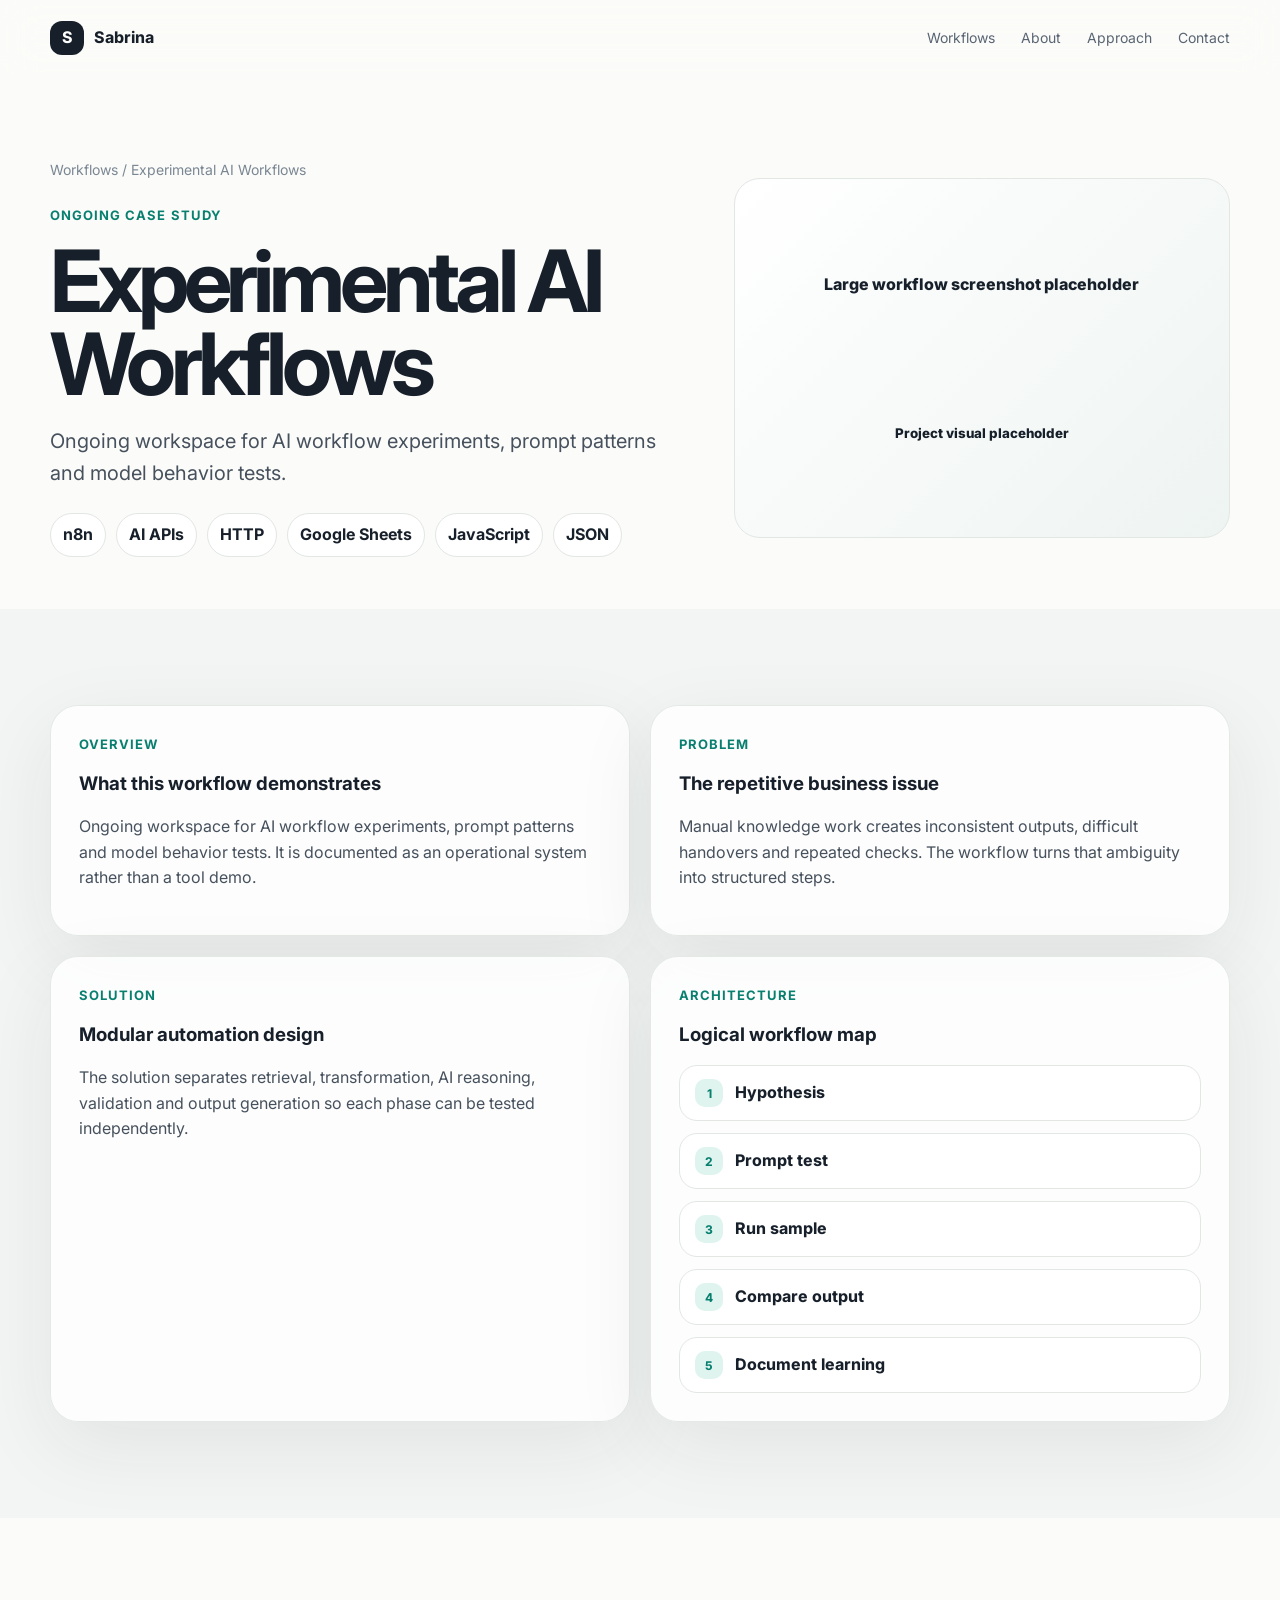
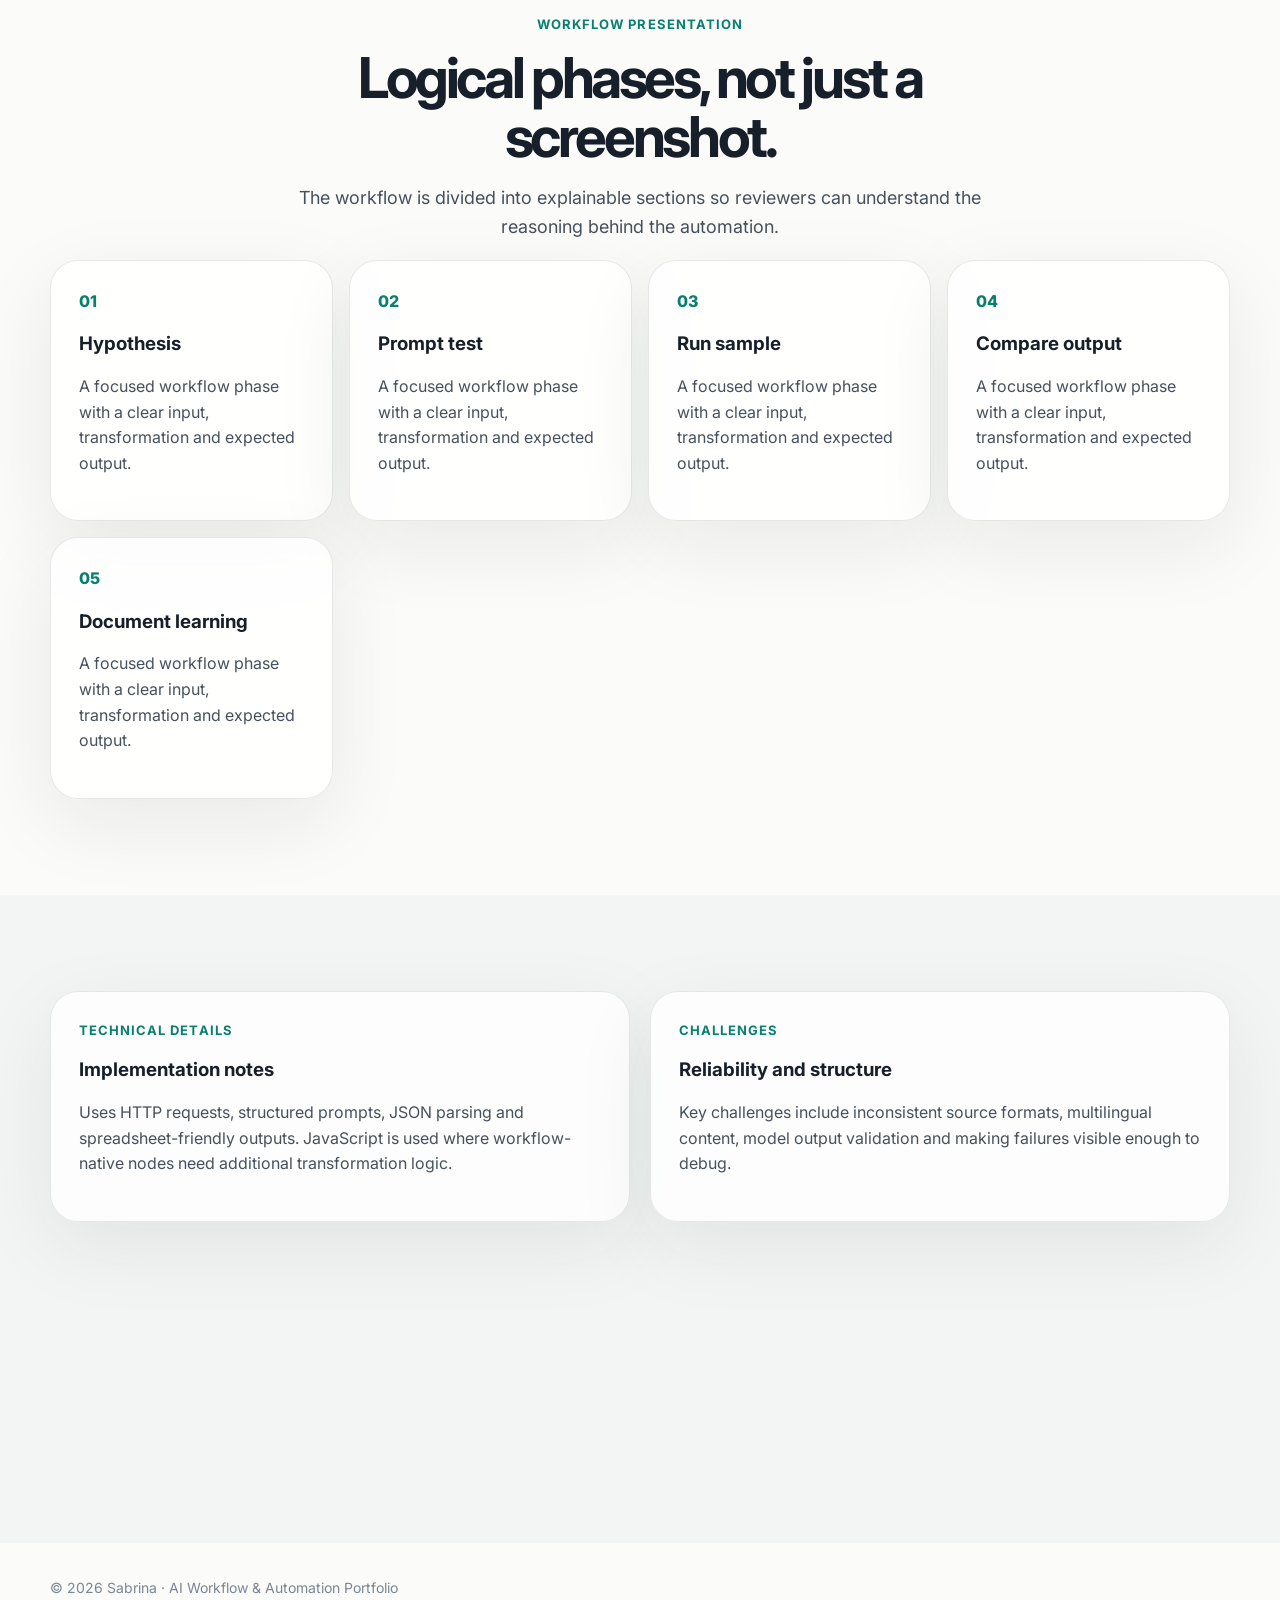
<file: projects/experimental-ai-workflows.html>
<!doctype html>
<html lang="en">
<head>
  <meta charset="utf-8"><meta name="viewport" content="width=device-width, initial-scale=1">
  <meta name="description" content="Experimental AI Workflows case study by Sabrina, AI Workflow & Automation Specialist in Berlin.">
  <title>Experimental AI Workflows — Sabrina Portfolio</title>
  <link rel="preconnect" href="https://fonts.googleapis.com"><link rel="preconnect" href="https://fonts.gstatic.com" crossorigin>
  <link href="https://fonts.googleapis.com/css2?family=Inter:wght@400;500;600;700;800&display=swap" rel="stylesheet">
  <link rel="stylesheet" href="../assets/css/styles.css">
</head>
<body>
<a class="skip-link" href="#main">Skip to content</a>
<header class="site-header" data-header><nav class="nav" aria-label="Primary navigation"><a class="brand" href="../index.html"><span>S</span>Sabrina</a><button class="nav-toggle" type="button" aria-expanded="false" aria-controls="nav-menu" data-nav-toggle>Menu</button><div class="nav-links" id="nav-menu" data-nav-menu><a href="../index.html#workflows">Workflows</a><a href="../index.html#about">About</a><a href="../index.html#approach">Approach</a><a href="../index.html#contact">Contact</a></div></nav></header>
<main id="main">
<section class="case-hero"><div class="container case-hero-grid"><div class="reveal"><div class="breadcrumb"><a href="../index.html#workflows">Workflows</a> / Experimental AI Workflows</div><p class="eyebrow">Ongoing case study</p><h1>Experimental AI Workflows</h1><p class="lead">Ongoing workspace for AI workflow experiments, prompt patterns and model behavior tests.</p><ul class="meta-list"><li>n8n</li><li>AI APIs</li><li>HTTP</li><li>Google Sheets</li><li>JavaScript</li><li>JSON</li></ul></div><div class="screenshot-frame reveal">Large workflow screenshot placeholder<br><small>Project visual placeholder</small></div></div></section>
<section class="section-pad muted"><div class="container content-grid"><article class="detail-card reveal"><p class="eyebrow">Overview</p><h3>What this workflow demonstrates</h3><p>Ongoing workspace for AI workflow experiments, prompt patterns and model behavior tests. It is documented as an operational system rather than a tool demo.</p></article><article class="detail-card reveal"><p class="eyebrow">Problem</p><h3>The repetitive business issue</h3><p>Manual knowledge work creates inconsistent outputs, difficult handovers and repeated checks. The workflow turns that ambiguity into structured steps.</p></article><article class="detail-card reveal"><p class="eyebrow">Solution</p><h3>Modular automation design</h3><p>The solution separates retrieval, transformation, AI reasoning, validation and output generation so each phase can be tested independently.</p></article><article class="detail-card reveal"><p class="eyebrow">Architecture</p><h3>Logical workflow map</h3><div class="workflow-map"><div class="workflow-step"><span>1</span>Hypothesis</div><div class="workflow-step"><span>2</span>Prompt test</div><div class="workflow-step"><span>3</span>Run sample</div><div class="workflow-step"><span>4</span>Compare output</div><div class="workflow-step"><span>5</span>Document learning</div></div></article></div></section>
<section class="section-pad"><div class="container section-title reveal"><p class="eyebrow">Workflow presentation</p><h2>Logical phases, not just a screenshot.</h2><p>The workflow is divided into explainable sections so reviewers can understand the reasoning behind the automation.</p></div><div class="container phase-grid"><article class="phase-card reveal"><div class="phase-number">01</div><h3>Hypothesis</h3><p>A focused workflow phase with a clear input, transformation and expected output.</p></article>
<article class="phase-card reveal"><div class="phase-number">02</div><h3>Prompt test</h3><p>A focused workflow phase with a clear input, transformation and expected output.</p></article>
<article class="phase-card reveal"><div class="phase-number">03</div><h3>Run sample</h3><p>A focused workflow phase with a clear input, transformation and expected output.</p></article>
<article class="phase-card reveal"><div class="phase-number">04</div><h3>Compare output</h3><p>A focused workflow phase with a clear input, transformation and expected output.</p></article>
<article class="phase-card reveal"><div class="phase-number">05</div><h3>Document learning</h3><p>A focused workflow phase with a clear input, transformation and expected output.</p></article></div></section>
<section class="section-pad muted"><div class="container content-grid"><article class="detail-card reveal"><p class="eyebrow">Technical details</p><h3>Implementation notes</h3><p>Uses HTTP requests, structured prompts, JSON parsing and spreadsheet-friendly outputs. JavaScript is used where workflow-native nodes need additional transformation logic.</p></article><article class="detail-card reveal"><p class="eyebrow">Challenges</p><h3>Reliability and structure</h3><p>Key challenges include inconsistent source formats, multilingual content, model output validation and making failures visible enough to debug.</p></article><article class="detail-card reveal"><p class="eyebrow">Lessons learned</p><h3>Design for reviewability</h3><p>Automation is strongest when every intermediate result can be inspected, corrected and explained to non-engineering stakeholders.</p></article><article class="detail-card reveal"><p class="eyebrow">Technologies</p><h3>Tools used</h3><p>n8n, AI models, APIs, Google Sheets, HTTP requests, JavaScript, JSON processing and prompt engineering.</p></article></div></section>
</main><footer class="footer"><div class="container">© <span data-year></span> Sabrina · AI Workflow & Automation Portfolio</div></footer><script src="../assets/js/main.js"></script></body></html>
</file>
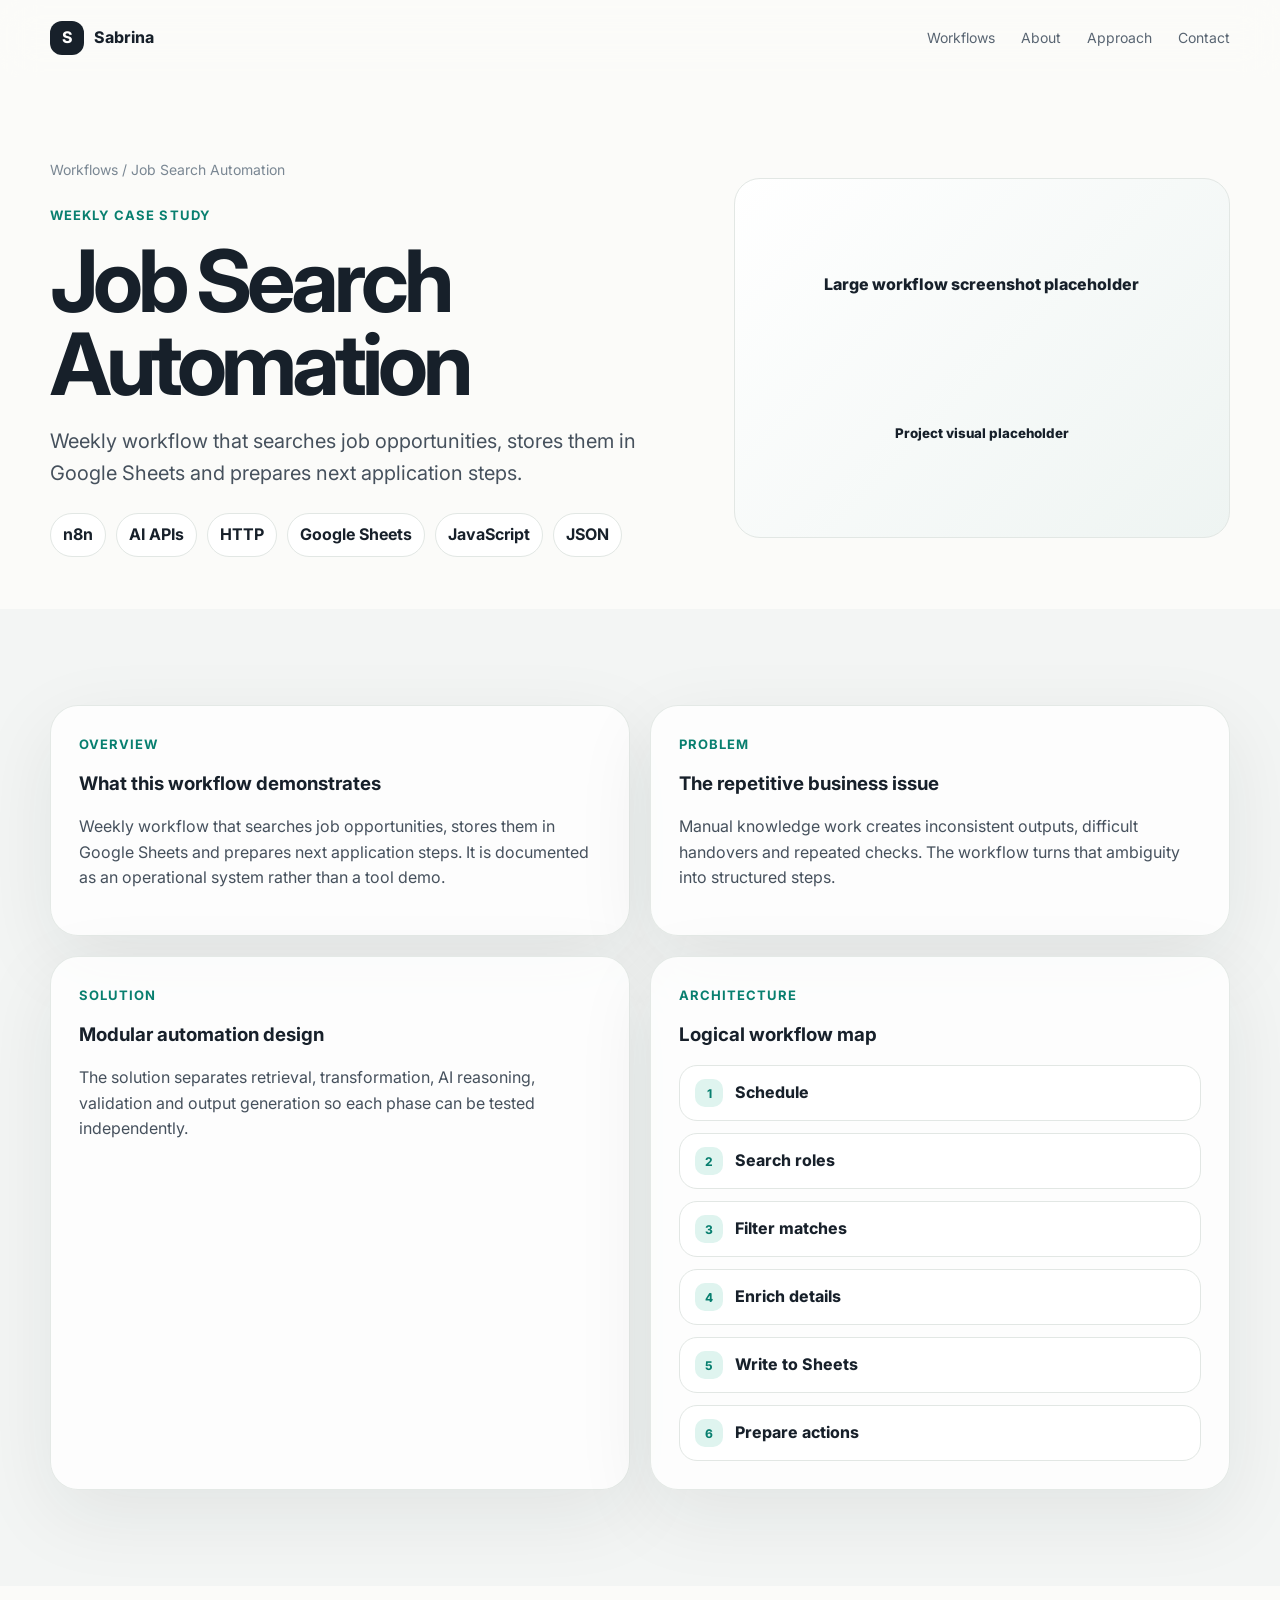
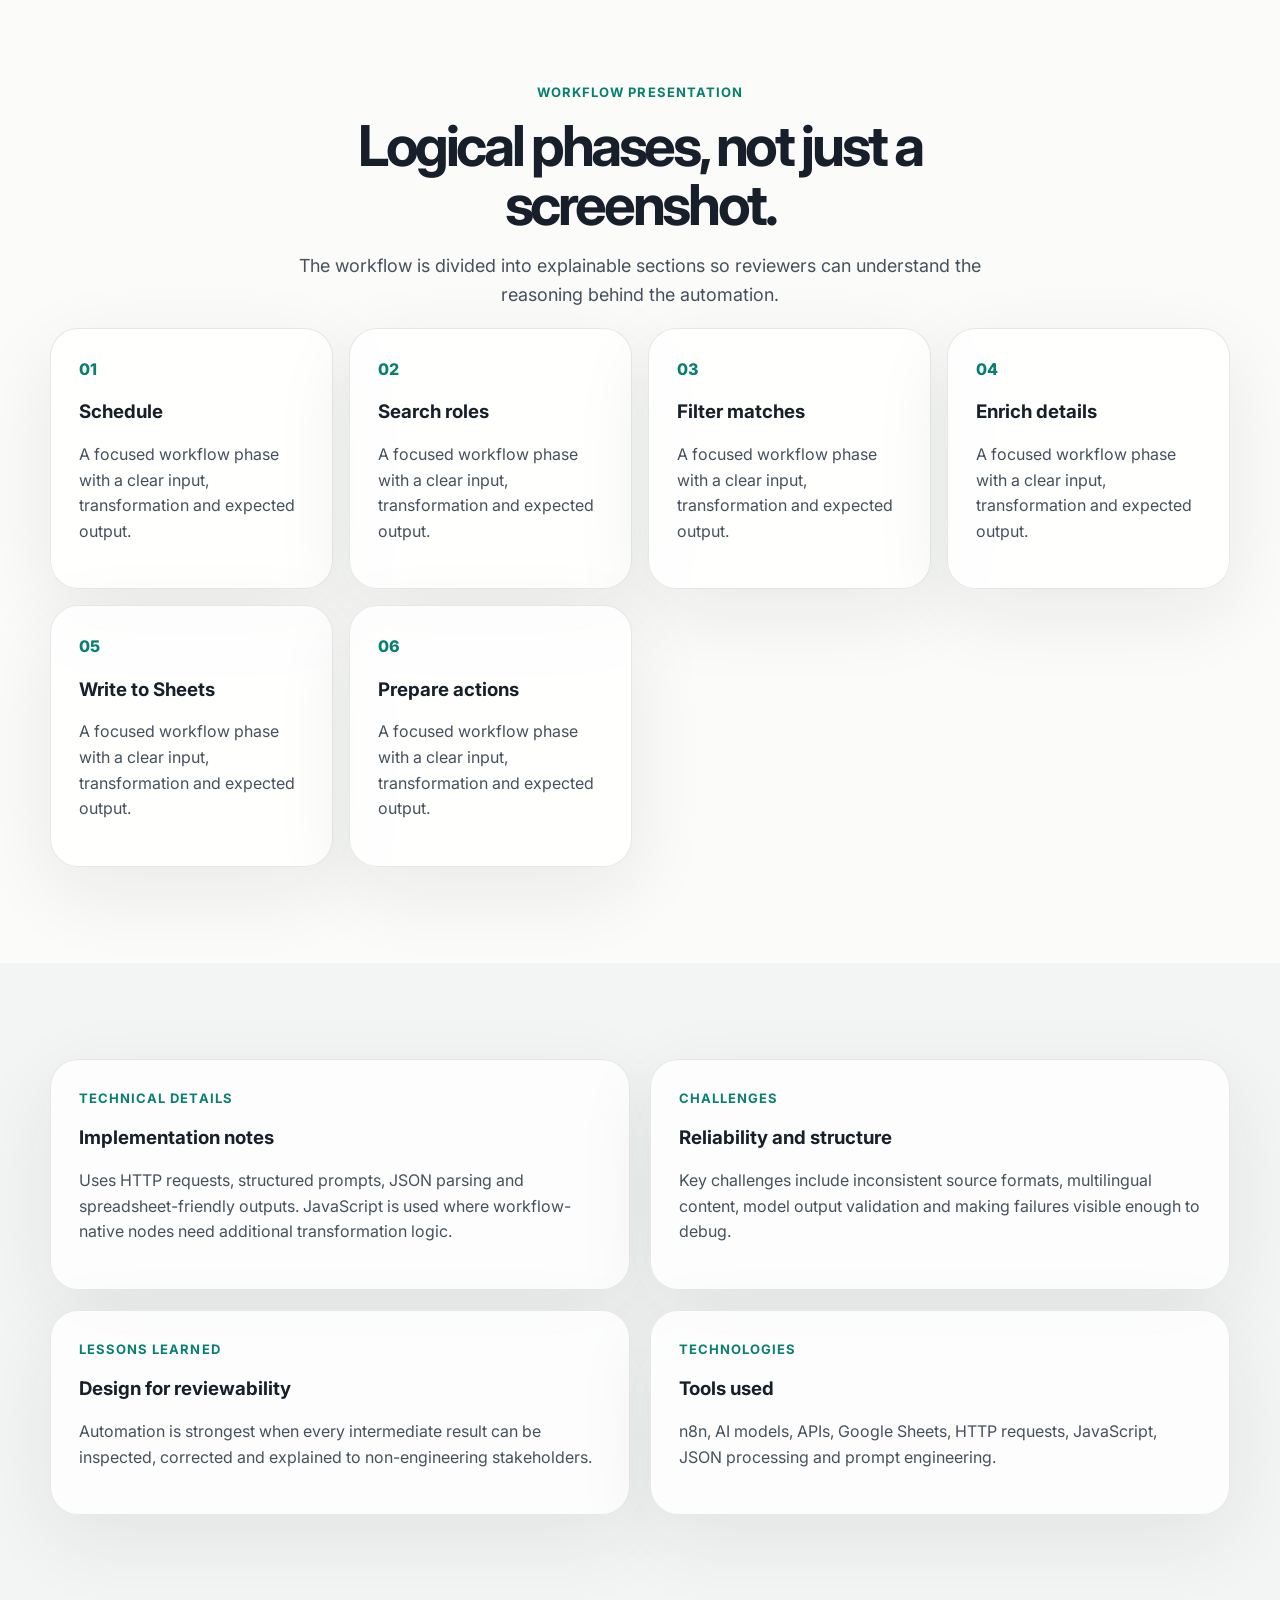
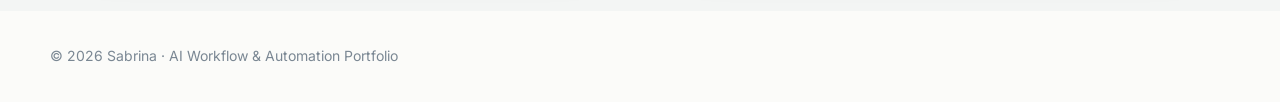
<file: projects/job-search-automation.html>
<!doctype html>
<html lang="en">
<head>
  <meta charset="utf-8"><meta name="viewport" content="width=device-width, initial-scale=1">
  <meta name="description" content="Job Search Automation case study by Sabrina, AI Workflow & Automation Specialist in Berlin.">
  <title>Job Search Automation — Sabrina Portfolio</title>
  <link rel="preconnect" href="https://fonts.googleapis.com"><link rel="preconnect" href="https://fonts.gstatic.com" crossorigin>
  <link href="https://fonts.googleapis.com/css2?family=Inter:wght@400;500;600;700;800&display=swap" rel="stylesheet">
  <link rel="stylesheet" href="../assets/css/styles.css">
</head>
<body>
<a class="skip-link" href="#main">Skip to content</a>
<header class="site-header" data-header><nav class="nav" aria-label="Primary navigation"><a class="brand" href="../index.html"><span>S</span>Sabrina</a><button class="nav-toggle" type="button" aria-expanded="false" aria-controls="nav-menu" data-nav-toggle>Menu</button><div class="nav-links" id="nav-menu" data-nav-menu><a href="../index.html#workflows">Workflows</a><a href="../index.html#about">About</a><a href="../index.html#approach">Approach</a><a href="../index.html#contact">Contact</a></div></nav></header>
<main id="main">
<section class="case-hero"><div class="container case-hero-grid"><div class="reveal"><div class="breadcrumb"><a href="../index.html#workflows">Workflows</a> / Job Search Automation</div><p class="eyebrow">Weekly case study</p><h1>Job Search Automation</h1><p class="lead">Weekly workflow that searches job opportunities, stores them in Google Sheets and prepares next application steps.</p><ul class="meta-list"><li>n8n</li><li>AI APIs</li><li>HTTP</li><li>Google Sheets</li><li>JavaScript</li><li>JSON</li></ul></div><div class="screenshot-frame reveal">Large workflow screenshot placeholder<br><small>Project visual placeholder</small></div></div></section>
<section class="section-pad muted"><div class="container content-grid"><article class="detail-card reveal"><p class="eyebrow">Overview</p><h3>What this workflow demonstrates</h3><p>Weekly workflow that searches job opportunities, stores them in Google Sheets and prepares next application steps. It is documented as an operational system rather than a tool demo.</p></article><article class="detail-card reveal"><p class="eyebrow">Problem</p><h3>The repetitive business issue</h3><p>Manual knowledge work creates inconsistent outputs, difficult handovers and repeated checks. The workflow turns that ambiguity into structured steps.</p></article><article class="detail-card reveal"><p class="eyebrow">Solution</p><h3>Modular automation design</h3><p>The solution separates retrieval, transformation, AI reasoning, validation and output generation so each phase can be tested independently.</p></article><article class="detail-card reveal"><p class="eyebrow">Architecture</p><h3>Logical workflow map</h3><div class="workflow-map"><div class="workflow-step"><span>1</span>Schedule</div><div class="workflow-step"><span>2</span>Search roles</div><div class="workflow-step"><span>3</span>Filter matches</div><div class="workflow-step"><span>4</span>Enrich details</div><div class="workflow-step"><span>5</span>Write to Sheets</div><div class="workflow-step"><span>6</span>Prepare actions</div></div></article></div></section>
<section class="section-pad"><div class="container section-title reveal"><p class="eyebrow">Workflow presentation</p><h2>Logical phases, not just a screenshot.</h2><p>The workflow is divided into explainable sections so reviewers can understand the reasoning behind the automation.</p></div><div class="container phase-grid"><article class="phase-card reveal"><div class="phase-number">01</div><h3>Schedule</h3><p>A focused workflow phase with a clear input, transformation and expected output.</p></article>
<article class="phase-card reveal"><div class="phase-number">02</div><h3>Search roles</h3><p>A focused workflow phase with a clear input, transformation and expected output.</p></article>
<article class="phase-card reveal"><div class="phase-number">03</div><h3>Filter matches</h3><p>A focused workflow phase with a clear input, transformation and expected output.</p></article>
<article class="phase-card reveal"><div class="phase-number">04</div><h3>Enrich details</h3><p>A focused workflow phase with a clear input, transformation and expected output.</p></article>
<article class="phase-card reveal"><div class="phase-number">05</div><h3>Write to Sheets</h3><p>A focused workflow phase with a clear input, transformation and expected output.</p></article>
<article class="phase-card reveal"><div class="phase-number">06</div><h3>Prepare actions</h3><p>A focused workflow phase with a clear input, transformation and expected output.</p></article></div></section>
<section class="section-pad muted"><div class="container content-grid"><article class="detail-card reveal"><p class="eyebrow">Technical details</p><h3>Implementation notes</h3><p>Uses HTTP requests, structured prompts, JSON parsing and spreadsheet-friendly outputs. JavaScript is used where workflow-native nodes need additional transformation logic.</p></article><article class="detail-card reveal"><p class="eyebrow">Challenges</p><h3>Reliability and structure</h3><p>Key challenges include inconsistent source formats, multilingual content, model output validation and making failures visible enough to debug.</p></article><article class="detail-card reveal"><p class="eyebrow">Lessons learned</p><h3>Design for reviewability</h3><p>Automation is strongest when every intermediate result can be inspected, corrected and explained to non-engineering stakeholders.</p></article><article class="detail-card reveal"><p class="eyebrow">Technologies</p><h3>Tools used</h3><p>n8n, AI models, APIs, Google Sheets, HTTP requests, JavaScript, JSON processing and prompt engineering.</p></article></div></section>
</main><footer class="footer"><div class="container">© <span data-year></span> Sabrina · AI Workflow & Automation Portfolio</div></footer><script src="../assets/js/main.js"></script></body></html>
</file>
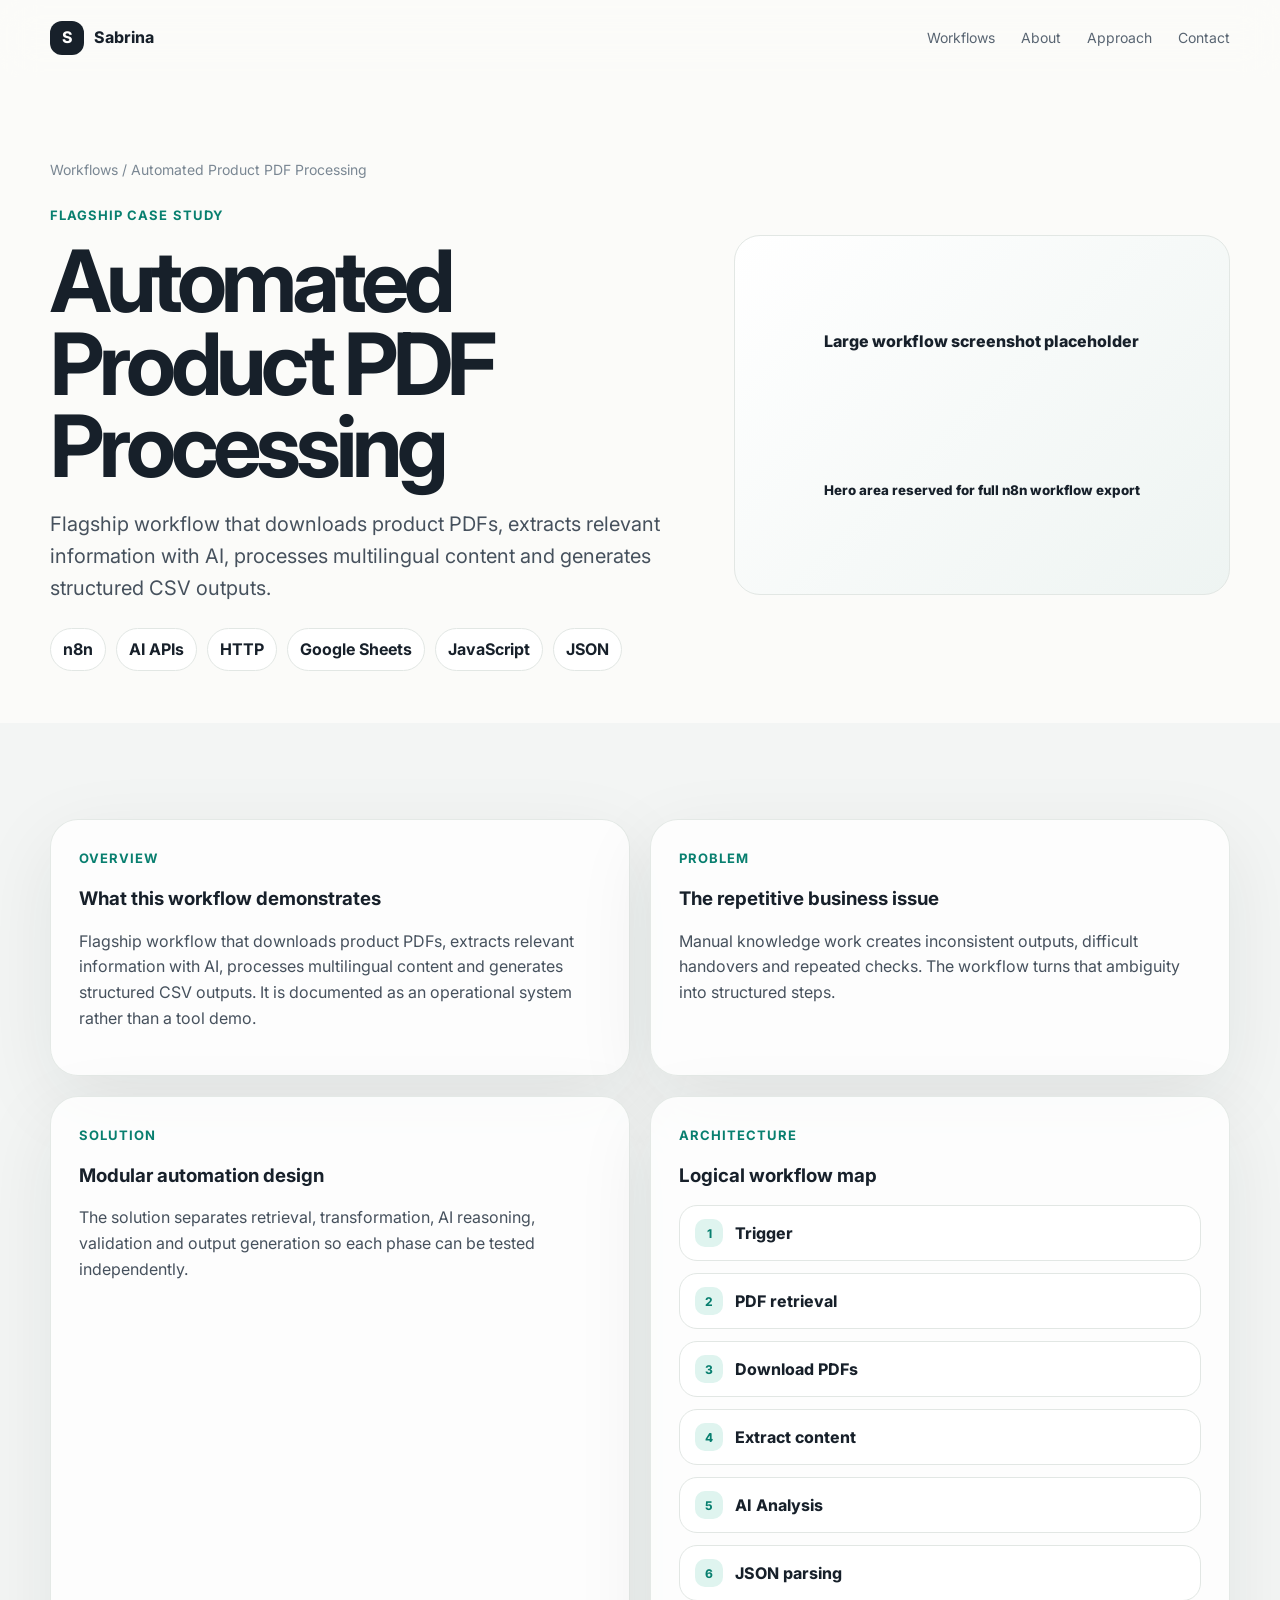
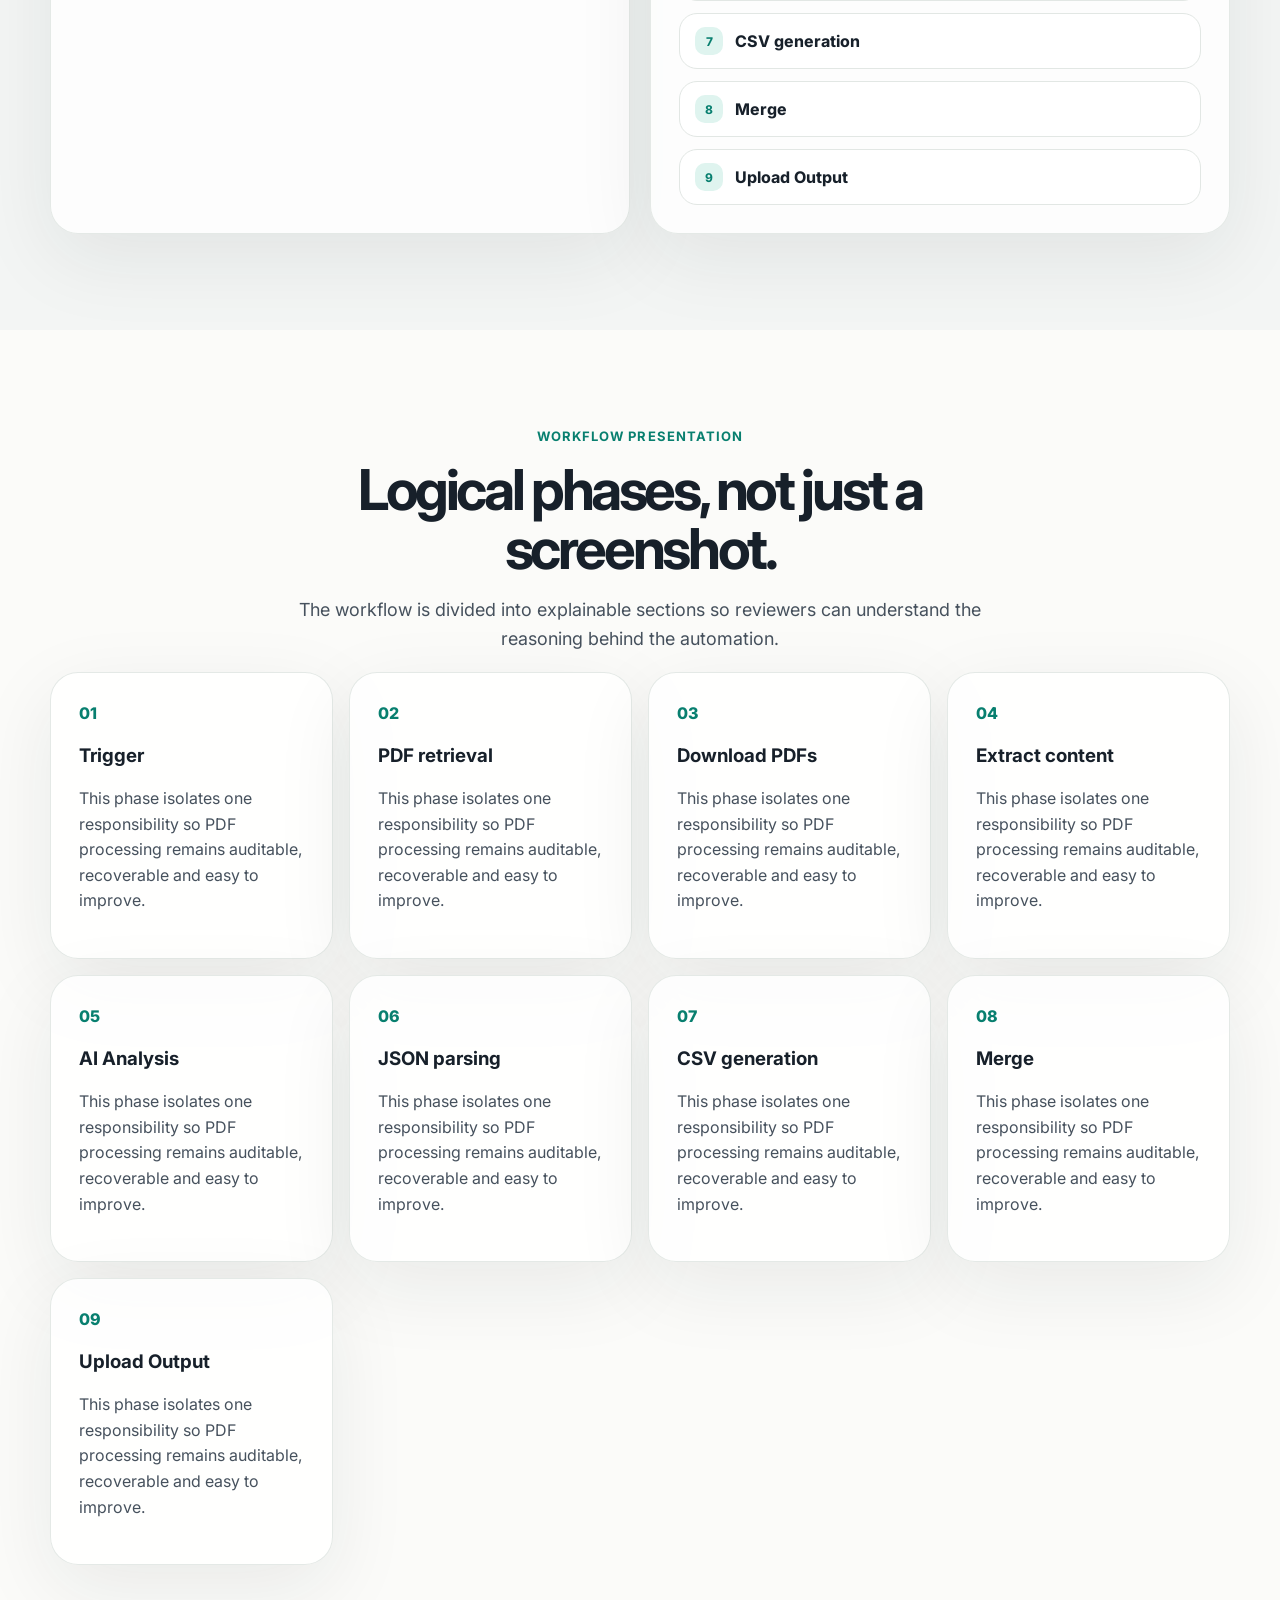
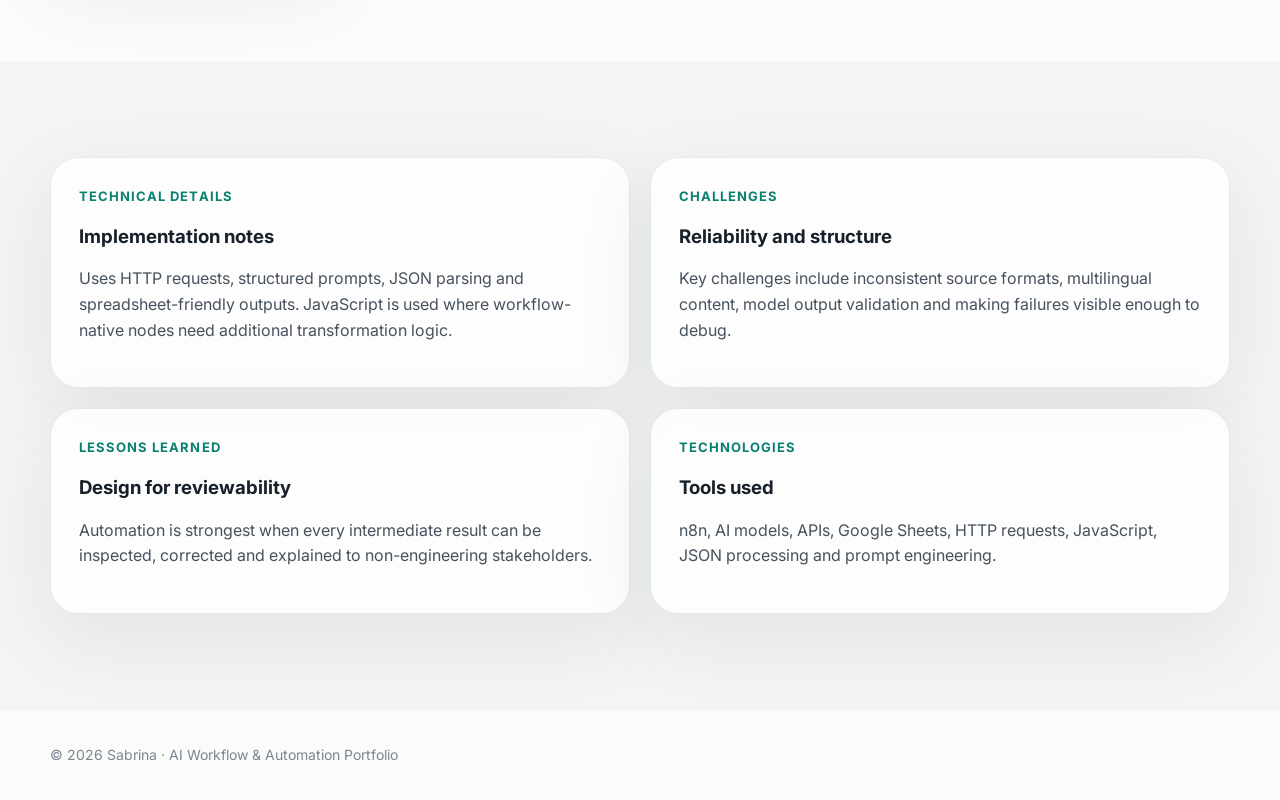
<file: projects/product-pdf-processing.html>
<!doctype html>
<html lang="en">
<head>
  <meta charset="utf-8"><meta name="viewport" content="width=device-width, initial-scale=1">
  <meta name="description" content="Automated Product PDF Processing case study by Sabrina, AI Workflow & Automation Specialist in Berlin.">
  <title>Automated Product PDF Processing — Sabrina Portfolio</title>
  <link rel="preconnect" href="https://fonts.googleapis.com"><link rel="preconnect" href="https://fonts.gstatic.com" crossorigin>
  <link href="https://fonts.googleapis.com/css2?family=Inter:wght@400;500;600;700;800&display=swap" rel="stylesheet">
  <link rel="stylesheet" href="../assets/css/styles.css">
</head>
<body>
<a class="skip-link" href="#main">Skip to content</a>
<header class="site-header" data-header><nav class="nav" aria-label="Primary navigation"><a class="brand" href="../index.html"><span>S</span>Sabrina</a><button class="nav-toggle" type="button" aria-expanded="false" aria-controls="nav-menu" data-nav-toggle>Menu</button><div class="nav-links" id="nav-menu" data-nav-menu><a href="../index.html#workflows">Workflows</a><a href="../index.html#about">About</a><a href="../index.html#approach">Approach</a><a href="../index.html#contact">Contact</a></div></nav></header>
<main id="main">
<section class="case-hero"><div class="container case-hero-grid"><div class="reveal"><div class="breadcrumb"><a href="../index.html#workflows">Workflows</a> / Automated Product PDF Processing</div><p class="eyebrow">Flagship case study</p><h1>Automated Product PDF Processing</h1><p class="lead">Flagship workflow that downloads product PDFs, extracts relevant information with AI, processes multilingual content and generates structured CSV outputs.</p><ul class="meta-list"><li>n8n</li><li>AI APIs</li><li>HTTP</li><li>Google Sheets</li><li>JavaScript</li><li>JSON</li></ul></div><div class="screenshot-frame reveal">Large workflow screenshot placeholder<br><small>Hero area reserved for full n8n workflow export</small></div></div></section>
<section class="section-pad muted"><div class="container content-grid"><article class="detail-card reveal"><p class="eyebrow">Overview</p><h3>What this workflow demonstrates</h3><p>Flagship workflow that downloads product PDFs, extracts relevant information with AI, processes multilingual content and generates structured CSV outputs. It is documented as an operational system rather than a tool demo.</p></article><article class="detail-card reveal"><p class="eyebrow">Problem</p><h3>The repetitive business issue</h3><p>Manual knowledge work creates inconsistent outputs, difficult handovers and repeated checks. The workflow turns that ambiguity into structured steps.</p></article><article class="detail-card reveal"><p class="eyebrow">Solution</p><h3>Modular automation design</h3><p>The solution separates retrieval, transformation, AI reasoning, validation and output generation so each phase can be tested independently.</p></article><article class="detail-card reveal"><p class="eyebrow">Architecture</p><h3>Logical workflow map</h3><div class="workflow-map"><div class="workflow-step"><span>1</span>Trigger</div><div class="workflow-step"><span>2</span>PDF retrieval</div><div class="workflow-step"><span>3</span>Download PDFs</div><div class="workflow-step"><span>4</span>Extract content</div><div class="workflow-step"><span>5</span>AI Analysis</div><div class="workflow-step"><span>6</span>JSON parsing</div><div class="workflow-step"><span>7</span>CSV generation</div><div class="workflow-step"><span>8</span>Merge</div><div class="workflow-step"><span>9</span>Upload Output</div></div></article></div></section>
<section class="section-pad"><div class="container section-title reveal"><p class="eyebrow">Workflow presentation</p><h2>Logical phases, not just a screenshot.</h2><p>The workflow is divided into explainable sections so reviewers can understand the reasoning behind the automation.</p></div><div class="container phase-grid"><article class="phase-card reveal"><div class="phase-number">01</div><h3>Trigger</h3><p>This phase isolates one responsibility so PDF processing remains auditable, recoverable and easy to improve.</p></article>
<article class="phase-card reveal"><div class="phase-number">02</div><h3>PDF retrieval</h3><p>This phase isolates one responsibility so PDF processing remains auditable, recoverable and easy to improve.</p></article>
<article class="phase-card reveal"><div class="phase-number">03</div><h3>Download PDFs</h3><p>This phase isolates one responsibility so PDF processing remains auditable, recoverable and easy to improve.</p></article>
<article class="phase-card reveal"><div class="phase-number">04</div><h3>Extract content</h3><p>This phase isolates one responsibility so PDF processing remains auditable, recoverable and easy to improve.</p></article>
<article class="phase-card reveal"><div class="phase-number">05</div><h3>AI Analysis</h3><p>This phase isolates one responsibility so PDF processing remains auditable, recoverable and easy to improve.</p></article>
<article class="phase-card reveal"><div class="phase-number">06</div><h3>JSON parsing</h3><p>This phase isolates one responsibility so PDF processing remains auditable, recoverable and easy to improve.</p></article>
<article class="phase-card reveal"><div class="phase-number">07</div><h3>CSV generation</h3><p>This phase isolates one responsibility so PDF processing remains auditable, recoverable and easy to improve.</p></article>
<article class="phase-card reveal"><div class="phase-number">08</div><h3>Merge</h3><p>This phase isolates one responsibility so PDF processing remains auditable, recoverable and easy to improve.</p></article>
<article class="phase-card reveal"><div class="phase-number">09</div><h3>Upload Output</h3><p>This phase isolates one responsibility so PDF processing remains auditable, recoverable and easy to improve.</p></article></div></section>
<section class="section-pad muted"><div class="container content-grid"><article class="detail-card reveal"><p class="eyebrow">Technical details</p><h3>Implementation notes</h3><p>Uses HTTP requests, structured prompts, JSON parsing and spreadsheet-friendly outputs. JavaScript is used where workflow-native nodes need additional transformation logic.</p></article><article class="detail-card reveal"><p class="eyebrow">Challenges</p><h3>Reliability and structure</h3><p>Key challenges include inconsistent source formats, multilingual content, model output validation and making failures visible enough to debug.</p></article><article class="detail-card reveal"><p class="eyebrow">Lessons learned</p><h3>Design for reviewability</h3><p>Automation is strongest when every intermediate result can be inspected, corrected and explained to non-engineering stakeholders.</p></article><article class="detail-card reveal"><p class="eyebrow">Technologies</p><h3>Tools used</h3><p>n8n, AI models, APIs, Google Sheets, HTTP requests, JavaScript, JSON processing and prompt engineering.</p></article></div></section>
</main><footer class="footer"><div class="container">© <span data-year></span> Sabrina · AI Workflow & Automation Portfolio</div></footer><script src="../assets/js/main.js"></script></body></html>
</file>
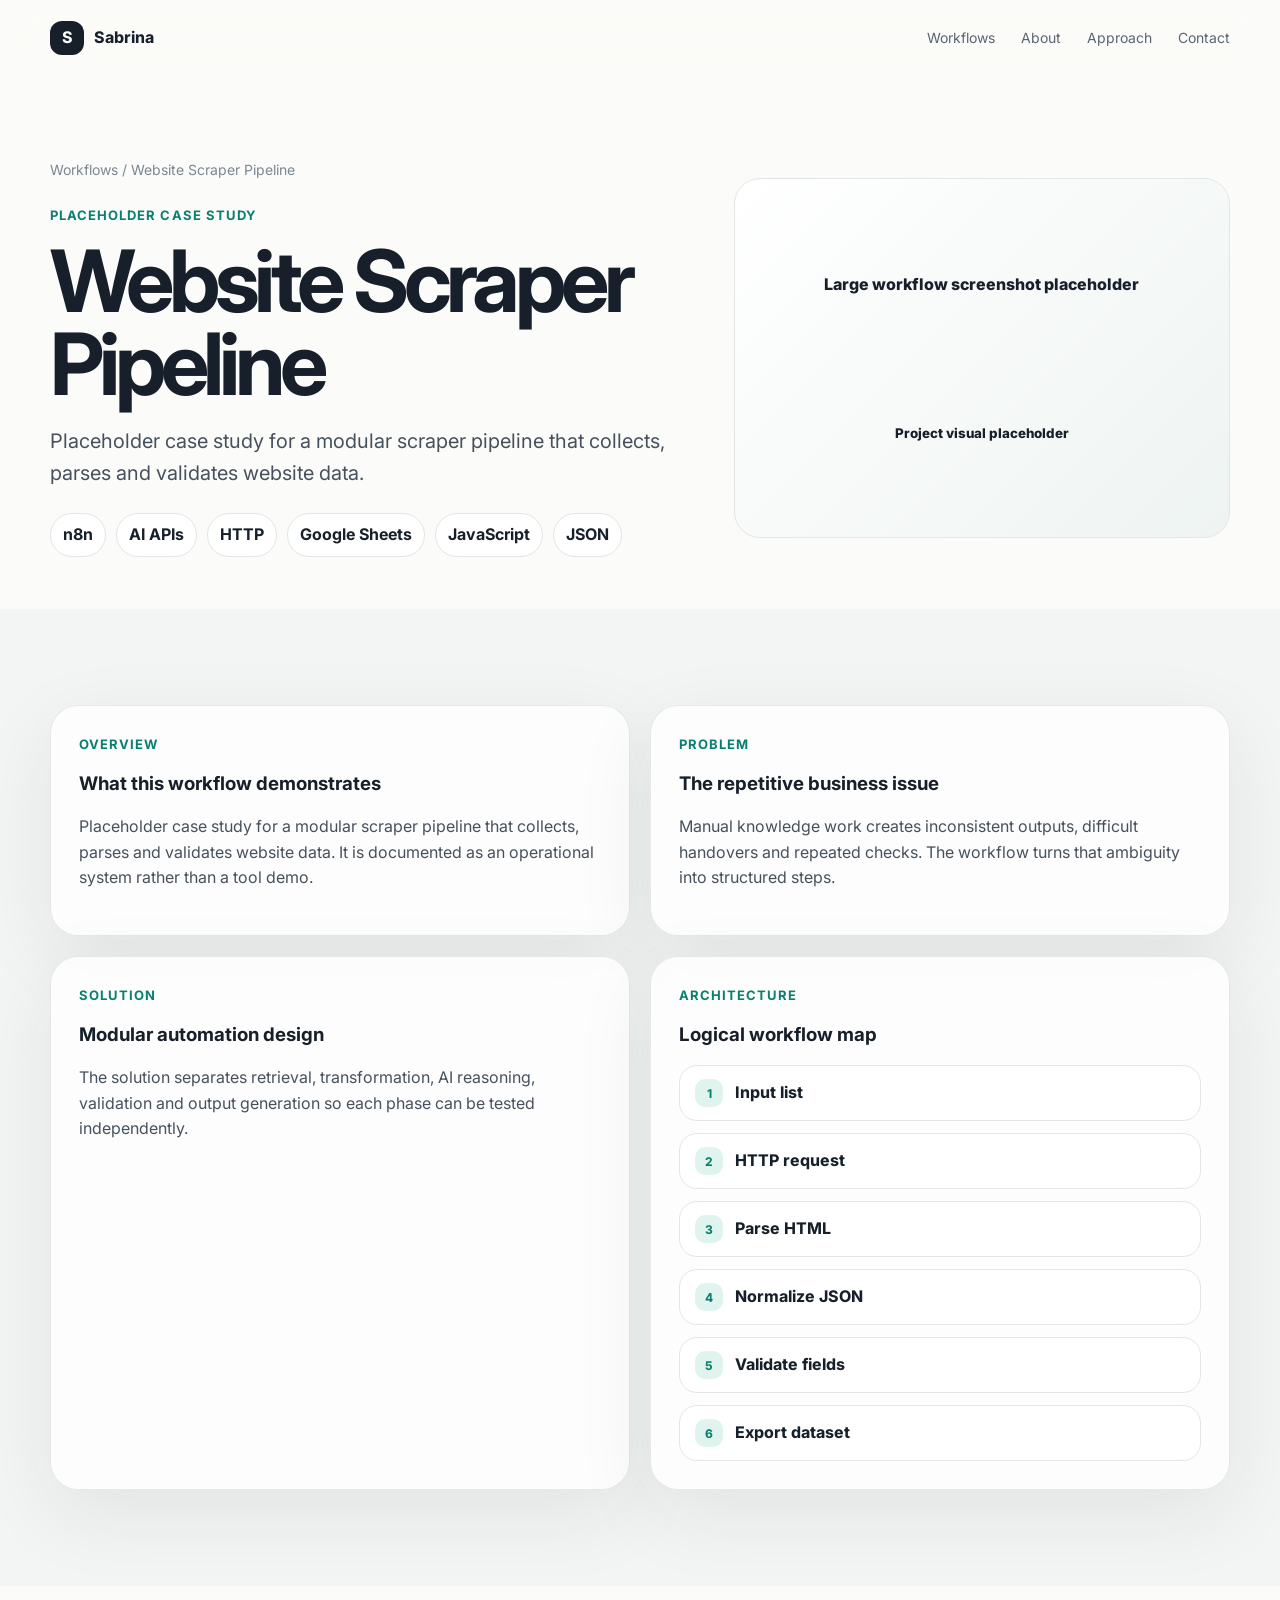
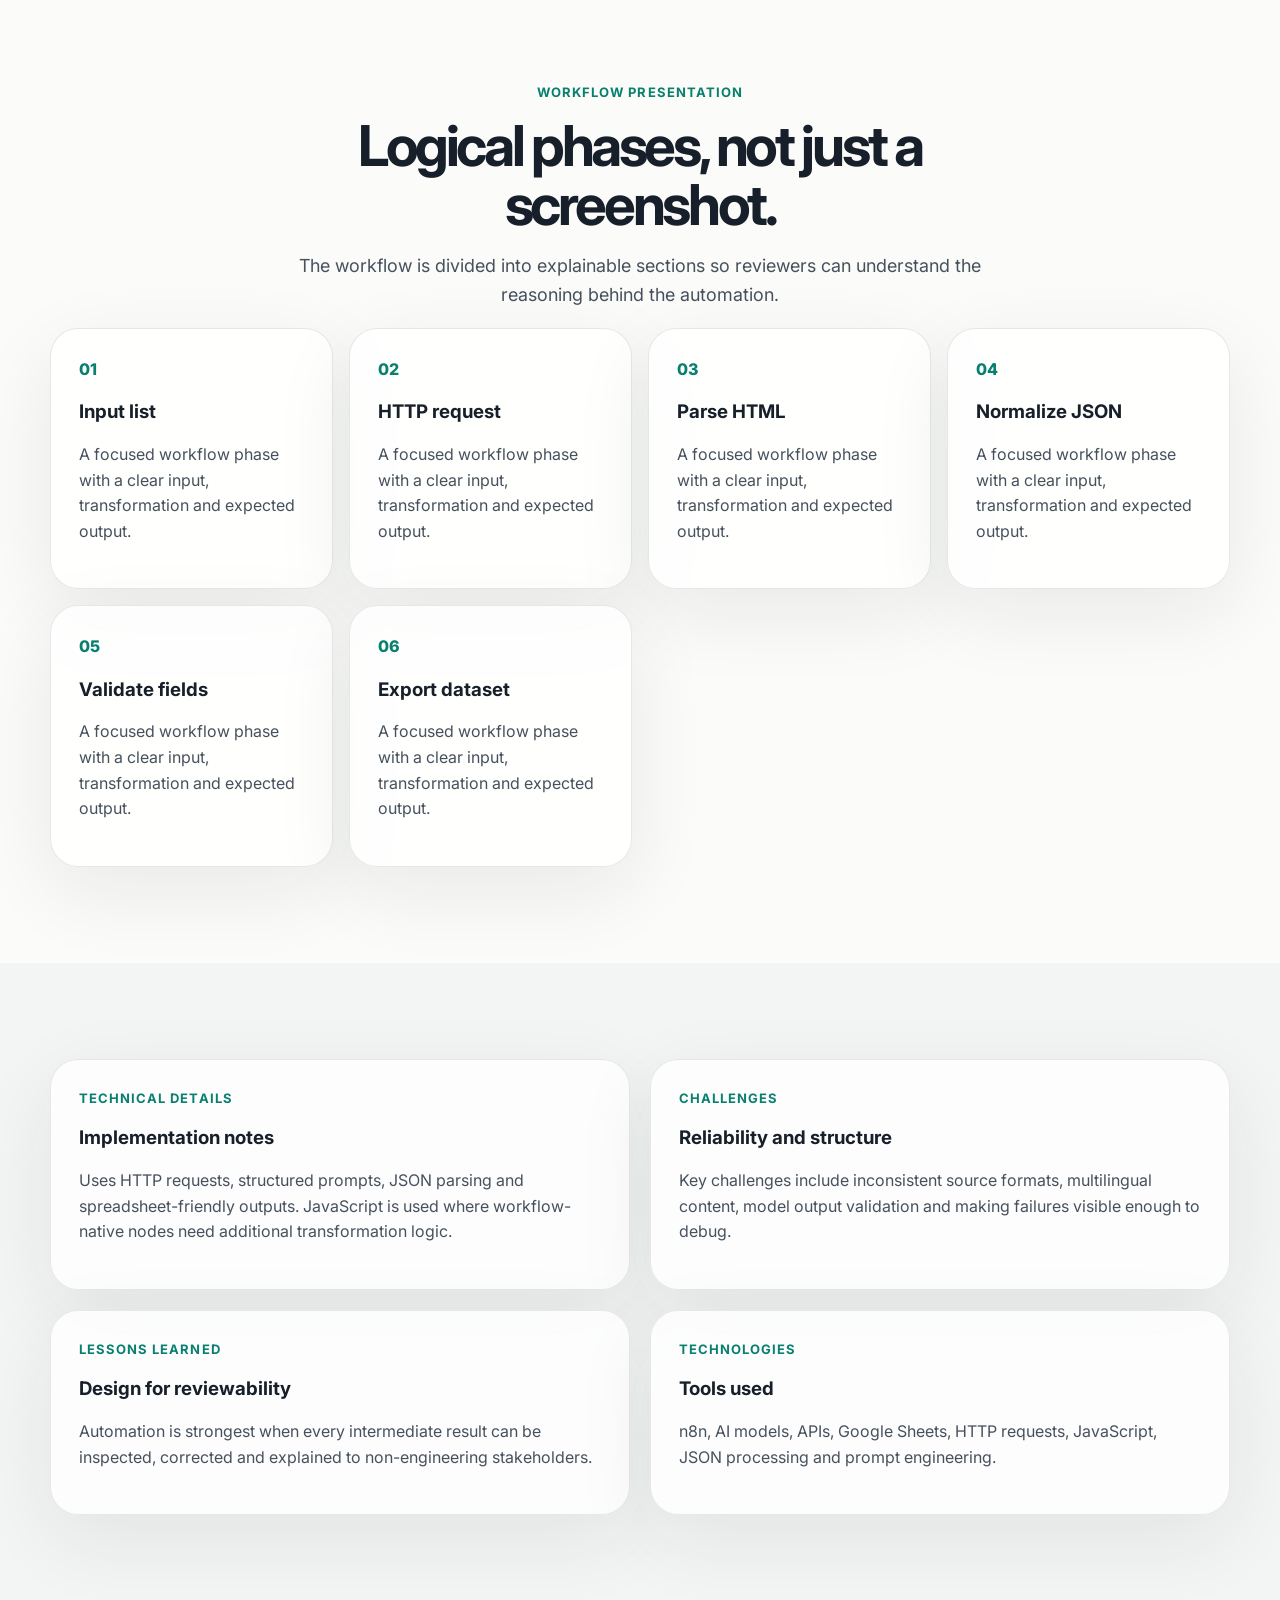
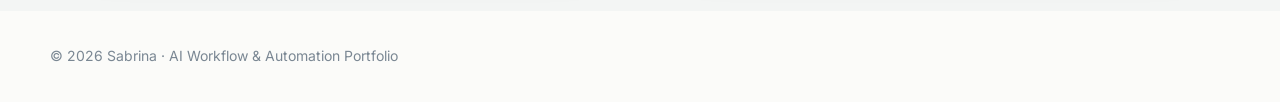
<file: projects/website-scraper-pipeline.html>
<!doctype html>
<html lang="en">
<head>
  <meta charset="utf-8"><meta name="viewport" content="width=device-width, initial-scale=1">
  <meta name="description" content="Website Scraper Pipeline case study by Sabrina, AI Workflow & Automation Specialist in Berlin.">
  <title>Website Scraper Pipeline — Sabrina Portfolio</title>
  <link rel="preconnect" href="https://fonts.googleapis.com"><link rel="preconnect" href="https://fonts.gstatic.com" crossorigin>
  <link href="https://fonts.googleapis.com/css2?family=Inter:wght@400;500;600;700;800&display=swap" rel="stylesheet">
  <link rel="stylesheet" href="../assets/css/styles.css">
</head>
<body>
<a class="skip-link" href="#main">Skip to content</a>
<header class="site-header" data-header><nav class="nav" aria-label="Primary navigation"><a class="brand" href="../index.html"><span>S</span>Sabrina</a><button class="nav-toggle" type="button" aria-expanded="false" aria-controls="nav-menu" data-nav-toggle>Menu</button><div class="nav-links" id="nav-menu" data-nav-menu><a href="../index.html#workflows">Workflows</a><a href="../index.html#about">About</a><a href="../index.html#approach">Approach</a><a href="../index.html#contact">Contact</a></div></nav></header>
<main id="main">
<section class="case-hero"><div class="container case-hero-grid"><div class="reveal"><div class="breadcrumb"><a href="../index.html#workflows">Workflows</a> / Website Scraper Pipeline</div><p class="eyebrow">Placeholder case study</p><h1>Website Scraper Pipeline</h1><p class="lead">Placeholder case study for a modular scraper pipeline that collects, parses and validates website data.</p><ul class="meta-list"><li>n8n</li><li>AI APIs</li><li>HTTP</li><li>Google Sheets</li><li>JavaScript</li><li>JSON</li></ul></div><div class="screenshot-frame reveal">Large workflow screenshot placeholder<br><small>Project visual placeholder</small></div></div></section>
<section class="section-pad muted"><div class="container content-grid"><article class="detail-card reveal"><p class="eyebrow">Overview</p><h3>What this workflow demonstrates</h3><p>Placeholder case study for a modular scraper pipeline that collects, parses and validates website data. It is documented as an operational system rather than a tool demo.</p></article><article class="detail-card reveal"><p class="eyebrow">Problem</p><h3>The repetitive business issue</h3><p>Manual knowledge work creates inconsistent outputs, difficult handovers and repeated checks. The workflow turns that ambiguity into structured steps.</p></article><article class="detail-card reveal"><p class="eyebrow">Solution</p><h3>Modular automation design</h3><p>The solution separates retrieval, transformation, AI reasoning, validation and output generation so each phase can be tested independently.</p></article><article class="detail-card reveal"><p class="eyebrow">Architecture</p><h3>Logical workflow map</h3><div class="workflow-map"><div class="workflow-step"><span>1</span>Input list</div><div class="workflow-step"><span>2</span>HTTP request</div><div class="workflow-step"><span>3</span>Parse HTML</div><div class="workflow-step"><span>4</span>Normalize JSON</div><div class="workflow-step"><span>5</span>Validate fields</div><div class="workflow-step"><span>6</span>Export dataset</div></div></article></div></section>
<section class="section-pad"><div class="container section-title reveal"><p class="eyebrow">Workflow presentation</p><h2>Logical phases, not just a screenshot.</h2><p>The workflow is divided into explainable sections so reviewers can understand the reasoning behind the automation.</p></div><div class="container phase-grid"><article class="phase-card reveal"><div class="phase-number">01</div><h3>Input list</h3><p>A focused workflow phase with a clear input, transformation and expected output.</p></article>
<article class="phase-card reveal"><div class="phase-number">02</div><h3>HTTP request</h3><p>A focused workflow phase with a clear input, transformation and expected output.</p></article>
<article class="phase-card reveal"><div class="phase-number">03</div><h3>Parse HTML</h3><p>A focused workflow phase with a clear input, transformation and expected output.</p></article>
<article class="phase-card reveal"><div class="phase-number">04</div><h3>Normalize JSON</h3><p>A focused workflow phase with a clear input, transformation and expected output.</p></article>
<article class="phase-card reveal"><div class="phase-number">05</div><h3>Validate fields</h3><p>A focused workflow phase with a clear input, transformation and expected output.</p></article>
<article class="phase-card reveal"><div class="phase-number">06</div><h3>Export dataset</h3><p>A focused workflow phase with a clear input, transformation and expected output.</p></article></div></section>
<section class="section-pad muted"><div class="container content-grid"><article class="detail-card reveal"><p class="eyebrow">Technical details</p><h3>Implementation notes</h3><p>Uses HTTP requests, structured prompts, JSON parsing and spreadsheet-friendly outputs. JavaScript is used where workflow-native nodes need additional transformation logic.</p></article><article class="detail-card reveal"><p class="eyebrow">Challenges</p><h3>Reliability and structure</h3><p>Key challenges include inconsistent source formats, multilingual content, model output validation and making failures visible enough to debug.</p></article><article class="detail-card reveal"><p class="eyebrow">Lessons learned</p><h3>Design for reviewability</h3><p>Automation is strongest when every intermediate result can be inspected, corrected and explained to non-engineering stakeholders.</p></article><article class="detail-card reveal"><p class="eyebrow">Technologies</p><h3>Tools used</h3><p>n8n, AI models, APIs, Google Sheets, HTTP requests, JavaScript, JSON processing and prompt engineering.</p></article></div></section>
</main><footer class="footer"><div class="container">© <span data-year></span> Sabrina · AI Workflow & Automation Portfolio</div></footer><script src="../assets/js/main.js"></script></body></html>
</file>
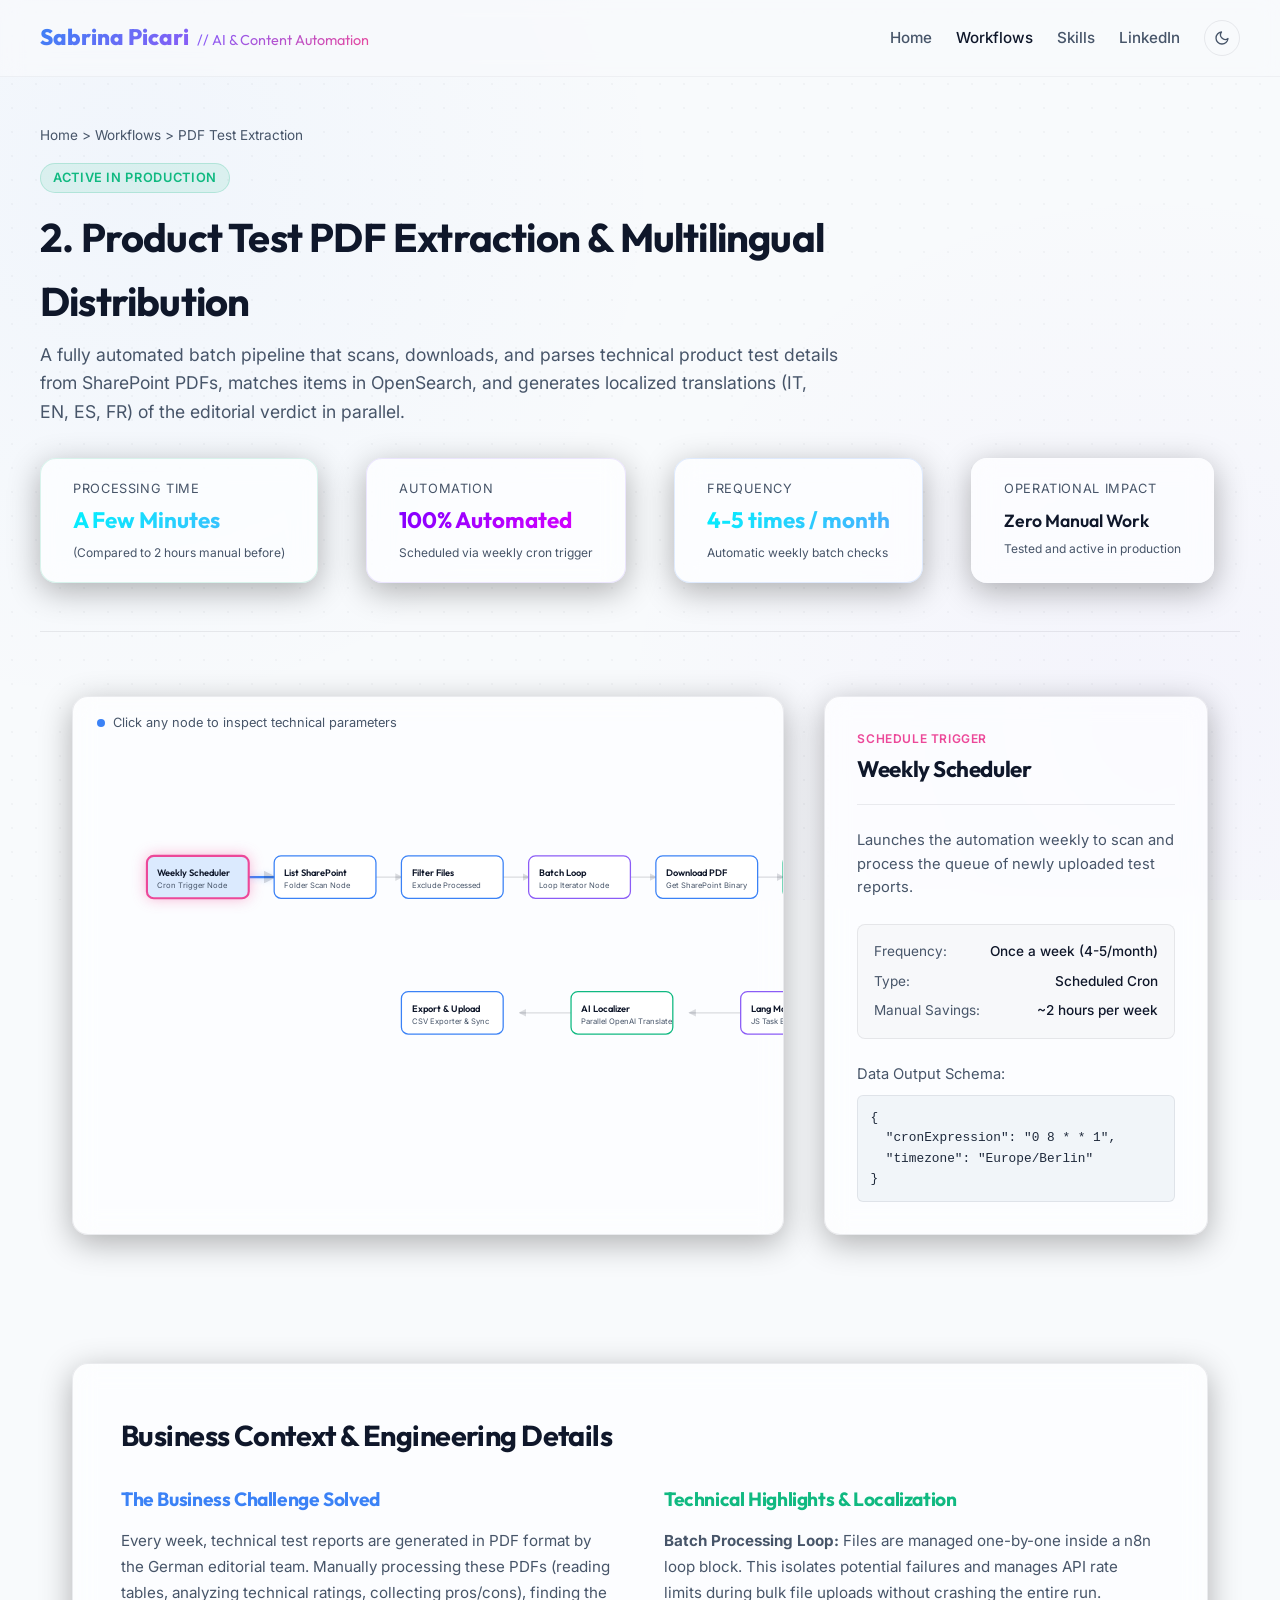
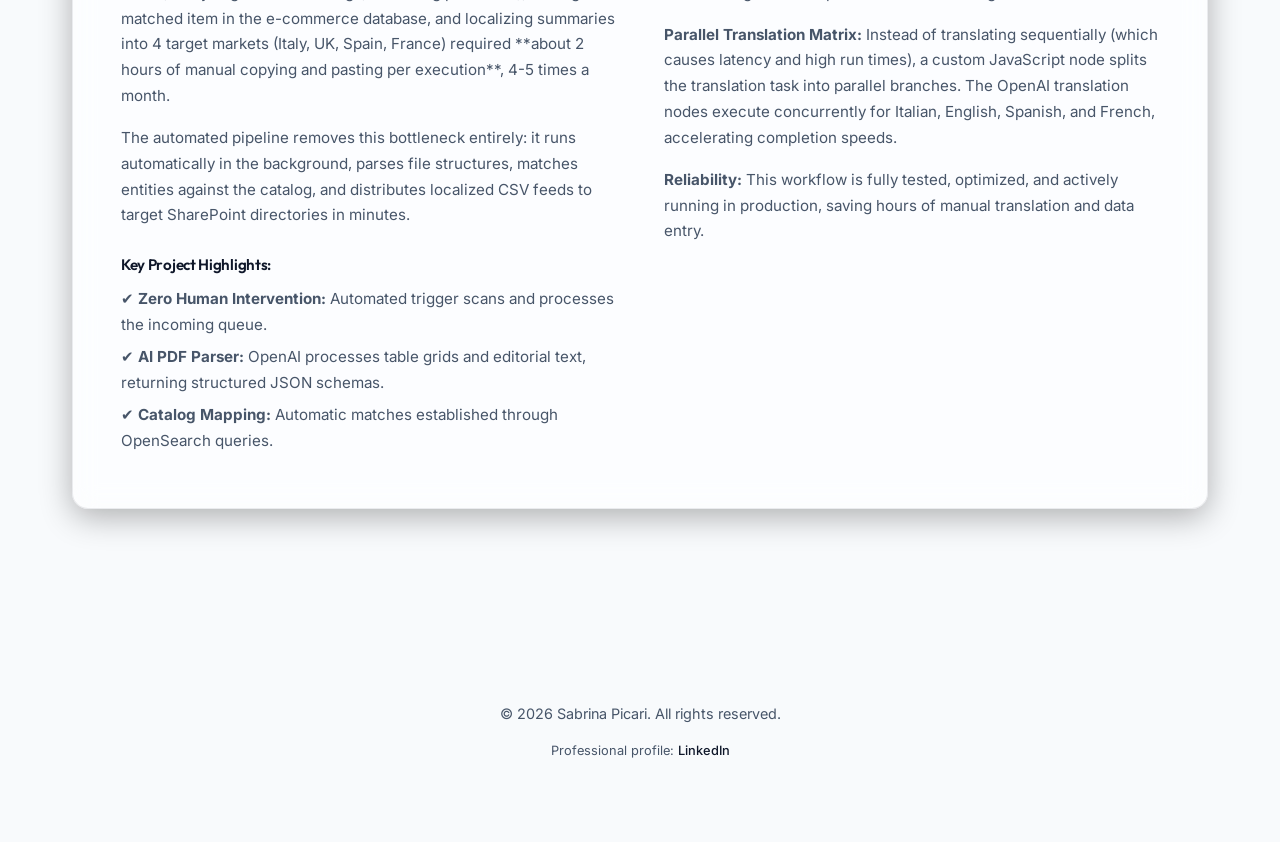
<file: pr-preview/pr-2/workflow-extraction.html>
<!DOCTYPE html>
<html lang="en">
<head>
  <meta charset="UTF-8">
  <meta name="viewport" content="width=device-width, initial-scale=1.0">
  <title>PDF Test Extraction Pipeline — Sabrina Picari</title>
  <script>
    (function() {
      const savedTheme = localStorage.getItem('theme');
      if (savedTheme) {
        document.documentElement.setAttribute('data-theme', savedTheme);
      } else {
        const prefersLight = window.matchMedia('(prefers-color-scheme: light)').matches;
        document.documentElement.setAttribute('data-theme', prefersLight ? 'light' : 'dark');
      }
    })();
  </script>
  <link rel="stylesheet" href="style.css">
</head>
<body>

  <!-- Header -->
  <header>
    <div class="nav-container">
      <a href="index.html" class="logo">Sabrina Picari<span>// AI & Content Automation</span></a>
      <nav>
        <a href="index.html">Home</a>
        <a href="index.html#workflows" class="active">Workflows</a>
        <a href="index.html#skills">Skills</a>
        <a href="#" target="_blank" rel="noopener noreferrer" class="linkedin-link">LinkedIn</a>
        <button id="theme-toggle" class="theme-toggle-btn" aria-label="Toggle Theme">
          <svg class="sun-icon" width="16" height="16" viewBox="0 0 24 24" fill="none" stroke="currentColor" stroke-width="2" stroke-linecap="round" stroke-linejoin="round"><circle cx="12" cy="12" r="5"></circle><line x1="12" y1="1" x2="12" y2="3"></line><line x1="12" y1="21" x2="12" y2="23"></line><line x1="4.22" y1="4.22" x2="5.64" y2="5.64"></line><line x1="18.36" y1="18.36" x2="19.78" y2="19.78"></line><line x1="1" y1="12" x2="3" y2="12"></line><line x1="21" y1="12" x2="23" y2="12"></line><line x1="4.22" y1="19.78" x2="5.64" y2="18.36"></line><line x1="18.36" y1="5.64" x2="19.78" y2="4.22"></line></svg>
          <svg class="moon-icon" width="16" height="16" viewBox="0 0 24 24" fill="none" stroke="currentColor" stroke-width="2" stroke-linecap="round" stroke-linejoin="round"><path d="M21 12.79A9 9 0 1 1 11.21 3 7 7 0 0 0 21 12.79z"></path></svg>
        </button>
      </nav>
    </div>
  </header>

  <!-- Detail Header -->
  <section class="container detail-header">
    <div class="breadcrumbs">
      <a href="index.html">Home</a> &gt; <a href="index.html#workflows">Workflows</a> &gt; PDF Test Extraction
    </div>
    
    <div class="detail-title-section">
      <div>
        <span class="project-tag" style="background: rgba(16, 185, 129, 0.1); border-color: rgba(16, 185, 129, 0.2); color: var(--accent-teal); margin-bottom: 0.75rem;">Active in Production</span>
        <h1>2. Product Test PDF Extraction & Multilingual Distribution</h1>
        <p style="color: var(--text-muted); margin-top: 0.5rem; font-size: 1.1rem; max-width: 800px;">
          A fully automated batch pipeline that scans, downloads, and parses technical product test details from SharePoint PDFs, matches items in OpenSearch, and generates localized translations (IT, EN, ES, FR) of the editorial verdict in parallel.
        </p>
      </div>
    </div>

    <!-- KPIs Strip -->
    <div class="kpi-strip">
      <div class="glass kpi-strip-item" style="padding: 1.25rem 2rem; border-color: rgba(16, 185, 129, 0.15);">
        <span class="kpi-label">Processing Time</span>
        <span class="kpi-value glow-teal">A Few Minutes</span>
        <span style="font-size: 0.75rem; color: var(--text-muted); margin-top: 0.25rem;">(Compared to 2 hours manual before)</span>
      </div>
      <div class="glass kpi-strip-item" style="padding: 1.25rem 2rem; border-color: rgba(139, 92, 246, 0.15);">
        <span class="kpi-label">Automation</span>
        <span class="kpi-value glow-violet">100% Automated</span>
        <span style="font-size: 0.75rem; color: var(--text-muted); margin-top: 0.25rem;">Scheduled via weekly cron trigger</span>
      </div>
      <div class="glass kpi-strip-item" style="padding: 1.25rem 2rem; border-color: rgba(59, 130, 246, 0.15);">
        <span class="kpi-label">Frequency</span>
        <span class="kpi-value glow-teal">4-5 times / month</span>
        <span style="font-size: 0.75rem; color: var(--text-muted); margin-top: 0.25rem;">Automatic weekly batch checks</span>
      </div>
      <div class="glass kpi-strip-item" style="padding: 1.25rem 2rem; border-color: rgba(255,255,255,0.05);">
        <span class="kpi-label">Operational Impact</span>
        <span class="kpi-value" style="color: var(--text-main); font-size: 1.1rem; font-weight: 600; margin-top: 0.5rem;">Zero Manual Work</span>
        <span style="font-size: 0.75rem; color: var(--text-muted); margin-top: 0.25rem;">Tested and active in production</span>
      </div>
    </div>
  </section>

  <!-- Interactive Sandbox Layout -->
  <section class="container detail-layout">
    
    <!-- Flowchart Pane -->
    <div class="glass flow-container" style="position: relative;">
      
      <div style="position: absolute; top: 1rem; left: 1.5rem; font-size: 0.8rem; color: var(--text-muted); display: flex; align-items: center; gap: 0.5rem;">
        <span style="width: 8px; height: 8px; border-radius: 50%; background: var(--accent-blue); display: inline-block;"></span>
        Click any node to inspect technical parameters
      </div>

      <svg class="interactive-flow" viewBox="0 0 1120 380" fill="none" xmlns="http://www.w3.org/2000/svg">
        
        <!-- Markers -->
        <defs>
          <marker id="arrow" viewBox="0 0 10 10" refX="8" refY="5" markerWidth="6" markerHeight="6" orient="auto-start-reverse" class="arrow">
            <path d="M 0 0 L 10 5 L 0 10 z" />
          </marker>
          <marker id="arrow-active" viewBox="0 0 10 10" refX="8" refY="5" markerWidth="6" markerHeight="6" orient="auto-start-reverse" class="arrow-active">
            <path d="M 0 0 L 10 5 L 0 10 z" />
          </marker>
        </defs>

        <!-- Connections (Paths) Row 1 -->
        <path class="flow-connector" data-connection="pdf-trigger" d="M 160 85 H 190" marker-end="url(#arrow)" />
        <path class="flow-connector" data-connection="pdf-list" d="M 310 85 H 340" marker-end="url(#arrow)" />
        <path class="flow-connector" data-connection="pdf-filter" d="M 460 85 H 490" marker-end="url(#arrow)" />
        <path class="flow-connector" data-connection="pdf-loop" d="M 610 85 H 640" marker-end="url(#arrow)" />
        <path class="flow-connector" data-connection="pdf-download" d="M 760 85 H 790" marker-end="url(#arrow)" />
        <path class="flow-connector" data-connection="pdf-ai-extract" d="M 910 85 H 940" marker-end="url(#arrow)" />
        
        <!-- Winding down to Row 2 -->
        <path class="flow-connector" data-connection="pdf-catalog-match" d="M 1000 110 C 1000 165, 1000 165, 1000 220" marker-end="url(#arrow)" />
        
        <!-- Row 2 connections flowing left -->
        <path class="flow-connector" data-connection="pdf-split-route" d="M 940 245 H 880" marker-end="url(#arrow)" />
        <path class="flow-connector" data-connection="pdf-lang-versions" d="M 740 245 H 680" marker-end="url(#arrow)" />
        <path class="flow-connector" data-connection="pdf-ai-translate" d="M 540 245 H 480" marker-end="url(#arrow)" />

        <!-- Nodes Row 1 -->
        <!-- Weekly Scheduler -->
        <g class="svg-flow-node node-trigger" data-node="pdf-trigger" transform="translate(40, 60)">
          <rect width="120" height="50" />
          <text class="title" x="12" y="24">Weekly Scheduler</text>
          <text class="subtitle" x="12" y="38">Cron Trigger Node</text>
        </g>

        <!-- List SharePoint Files -->
        <g class="svg-flow-node node-connector" data-node="pdf-list" transform="translate(190, 60)">
          <rect width="120" height="50" />
          <text class="title" x="12" y="24">List SharePoint</text>
          <text class="subtitle" x="12" y="38">Folder Scan Node</text>
        </g>

        <!-- Filter Unprocessed -->
        <g class="svg-flow-node node-connector" data-node="pdf-filter" transform="translate(340, 60)">
          <rect width="120" height="50" />
          <text class="title" x="12" y="24">Filter Files</text>
          <text class="subtitle" x="12" y="38">Exclude Processed</text>
        </g>

        <!-- Batch Loop -->
        <g class="svg-flow-node node-code" data-node="pdf-loop" transform="translate(490, 60)">
          <rect width="120" height="50" />
          <text class="title" x="12" y="24">Batch Loop</text>
          <text class="subtitle" x="12" y="38">Loop Iterator Node</text>
        </g>

        <!-- Download SharePoint PDF -->
        <g class="svg-flow-node node-connector" data-node="pdf-download" transform="translate(640, 60)">
          <rect width="120" height="50" />
          <text class="title" x="12" y="24">Download PDF</text>
          <text class="subtitle" x="12" y="38">Get SharePoint Binary</text>
        </g>

        <!-- AI PDF Extractor -->
        <g class="svg-flow-node node-ai" data-node="pdf-ai-extract" transform="translate(790, 60)">
          <rect width="120" height="50" />
          <text class="title" x="12" y="24">AI PDF Extractor</text>
          <text class="subtitle" x="12" y="38">OpenAI Vision Agent</text>
        </g>

        <!-- OpenSearch Catalog Match -->
        <g class="svg-flow-node node-connector" data-node="pdf-catalog-match" transform="translate(940, 60)">
          <rect width="120" height="50" />
          <text class="title" x="12" y="24">Catalog Match</text>
          <text class="subtitle" x="12" y="38">OpenSearch Verify</text>
        </g>

        <!-- Nodes Row 2 -->
        <!-- Split Route -->
        <g class="svg-flow-node node-code" data-node="pdf-split-route" transform="translate(940, 220)">
          <rect width="120" height="50" />
          <text class="title" x="12" y="24">Split Route</text>
          <text class="subtitle" x="12" y="38">DE Master / Localizer</text>
        </g>

        <!-- Create Language Matrix -->
        <g class="svg-flow-node node-code" data-node="pdf-lang-versions" transform="translate(740, 220)">
          <rect width="120" height="50" />
          <text class="title" x="12" y="24">Lang Matrix</text>
          <text class="subtitle" x="12" y="38">JS Task Builder</text>
        </g>

        <!-- AI Multilingual Localizer -->
        <g class="svg-flow-node node-ai" data-node="pdf-ai-translate" transform="translate(540, 220)">
          <rect width="120" height="50" />
          <text class="title" x="12" y="24">AI Localizer</text>
          <text class="subtitle" x="12" y="38">Parallel OpenAI Translate</text>
        </g>

        <!-- SharePoint CSV Exporter -->
        <g class="svg-flow-node node-connector" data-node="pdf-export" transform="translate(340, 220)">
          <rect width="120" height="50" />
          <text class="title" x="12" y="24">Export & Upload</text>
          <text class="subtitle" x="12" y="38">CSV Exporter & Sync</text>
        </g>

      </svg>
    </div>

    <!-- Inspector Panel (Glass Card) -->
    <div class="glass inspector-panel" id="inspector">
      <!-- Loading state will be overwritten by JS -->
      <div class="inspector-header">
        <div class="inspector-node-type">Node Inspector</div>
        <h3 class="inspector-title">Select a step</h3>
      </div>
      <div class="inspector-body">
        <p>Click on any block in the flowchart diagram to view technical parameters, n8n node structures, and example output JSON schemas.</p>
      </div>
    </div>

  </section>

  <!-- Business Context Writeup for Recruiters -->
  <section class="container" style="margin-top: 4rem;">
    <div class="glass" style="padding: 3rem;">
      <h2 style="font-size: 1.8rem; margin-bottom: 1.5rem; font-family: 'Outfit';">Business Context & Engineering Details</h2>
      <div style="display: grid; grid-template-columns: 1fr 1fr; gap: 3rem; font-size: 0.95rem; line-height: 1.7;">
        
        <div>
          <h3 style="font-size: 1.2rem; margin-bottom: 0.8rem; color: var(--accent-blue);">The Business Challenge Solved</h3>
          <p style="color: var(--text-muted); margin-bottom: 1rem;">
            Every week, technical test reports are generated in PDF format by the German editorial team. Manually processing these PDFs (reading tables, analyzing technical ratings, collecting pros/cons), finding the matched item in the e-commerce database, and localizing summaries into 4 target markets (Italy, UK, Spain, France) required **about 2 hours of manual copying and pasting per execution**, 4-5 times a month.
          </p>
          <p style="color: var(--text-muted); margin-bottom: 1.5rem;">
            The automated pipeline removes this bottleneck entirely: it runs automatically in the background, parses file structures, matches entities against the catalog, and distributes localized CSV feeds to target SharePoint directories in minutes.
          </p>
          <h4 style="font-weight: 600; margin-bottom: 0.5rem;">Key Project Highlights:</h4>
          <ul style="list-style: none; padding-left: 0; color: var(--text-muted);">
            <li style="margin-bottom: 0.4rem;">✔ <strong>Zero Human Intervention:</strong> Automated trigger scans and processes the incoming queue.</li>
            <li style="margin-bottom: 0.4rem;">✔ <strong>AI PDF Parser:</strong> OpenAI processes table grids and editorial text, returning structured JSON schemas.</li>
            <li style="margin-bottom: 0.4rem;">✔ <strong>Catalog Mapping:</strong> Automatic matches established through OpenSearch queries.</li>
          </ul>
        </div>

        <div>
          <h3 style="font-size: 1.2rem; margin-bottom: 0.8rem; color: var(--accent-teal);">Technical Highlights & Localization</h3>
          <p style="color: var(--text-muted); margin-bottom: 1rem;">
            <strong>Batch Processing Loop:</strong> Files are managed one-by-one inside a n8n loop block. This isolates potential failures and manages API rate limits during bulk file uploads without crashing the entire run.
          </p>
          <p style="color: var(--text-muted); margin-bottom: 1rem;">
            <strong>Parallel Translation Matrix:</strong> Instead of translating sequentially (which causes latency and high run times), a custom JavaScript node splits the translation task into parallel branches. The OpenAI translation nodes execute concurrently for Italian, English, Spanish, and French, accelerating completion speeds.
          </p>
          <p style="color: var(--text-muted);">
            <strong>Reliability:</strong> This workflow is fully tested, optimized, and actively running in production, saving hours of manual translation and data entry.
          </p>
        </div>

      </div>
    </div>
  </section>

  <!-- Footer -->
  <footer>
    <div class="container">
      <p style="margin-bottom: 1rem;">&copy; 2026 Sabrina Picari. All rights reserved.</p>
      <p style="font-size: 0.8rem; color: var(--text-muted);">
        Professional profile: <a href="#" target="_blank" rel="noopener noreferrer" class="linkedin-link">LinkedIn</a>
      </p>
    </div>
  </footer>

  <script src="main.js"></script>
</body>
</html>
</file>
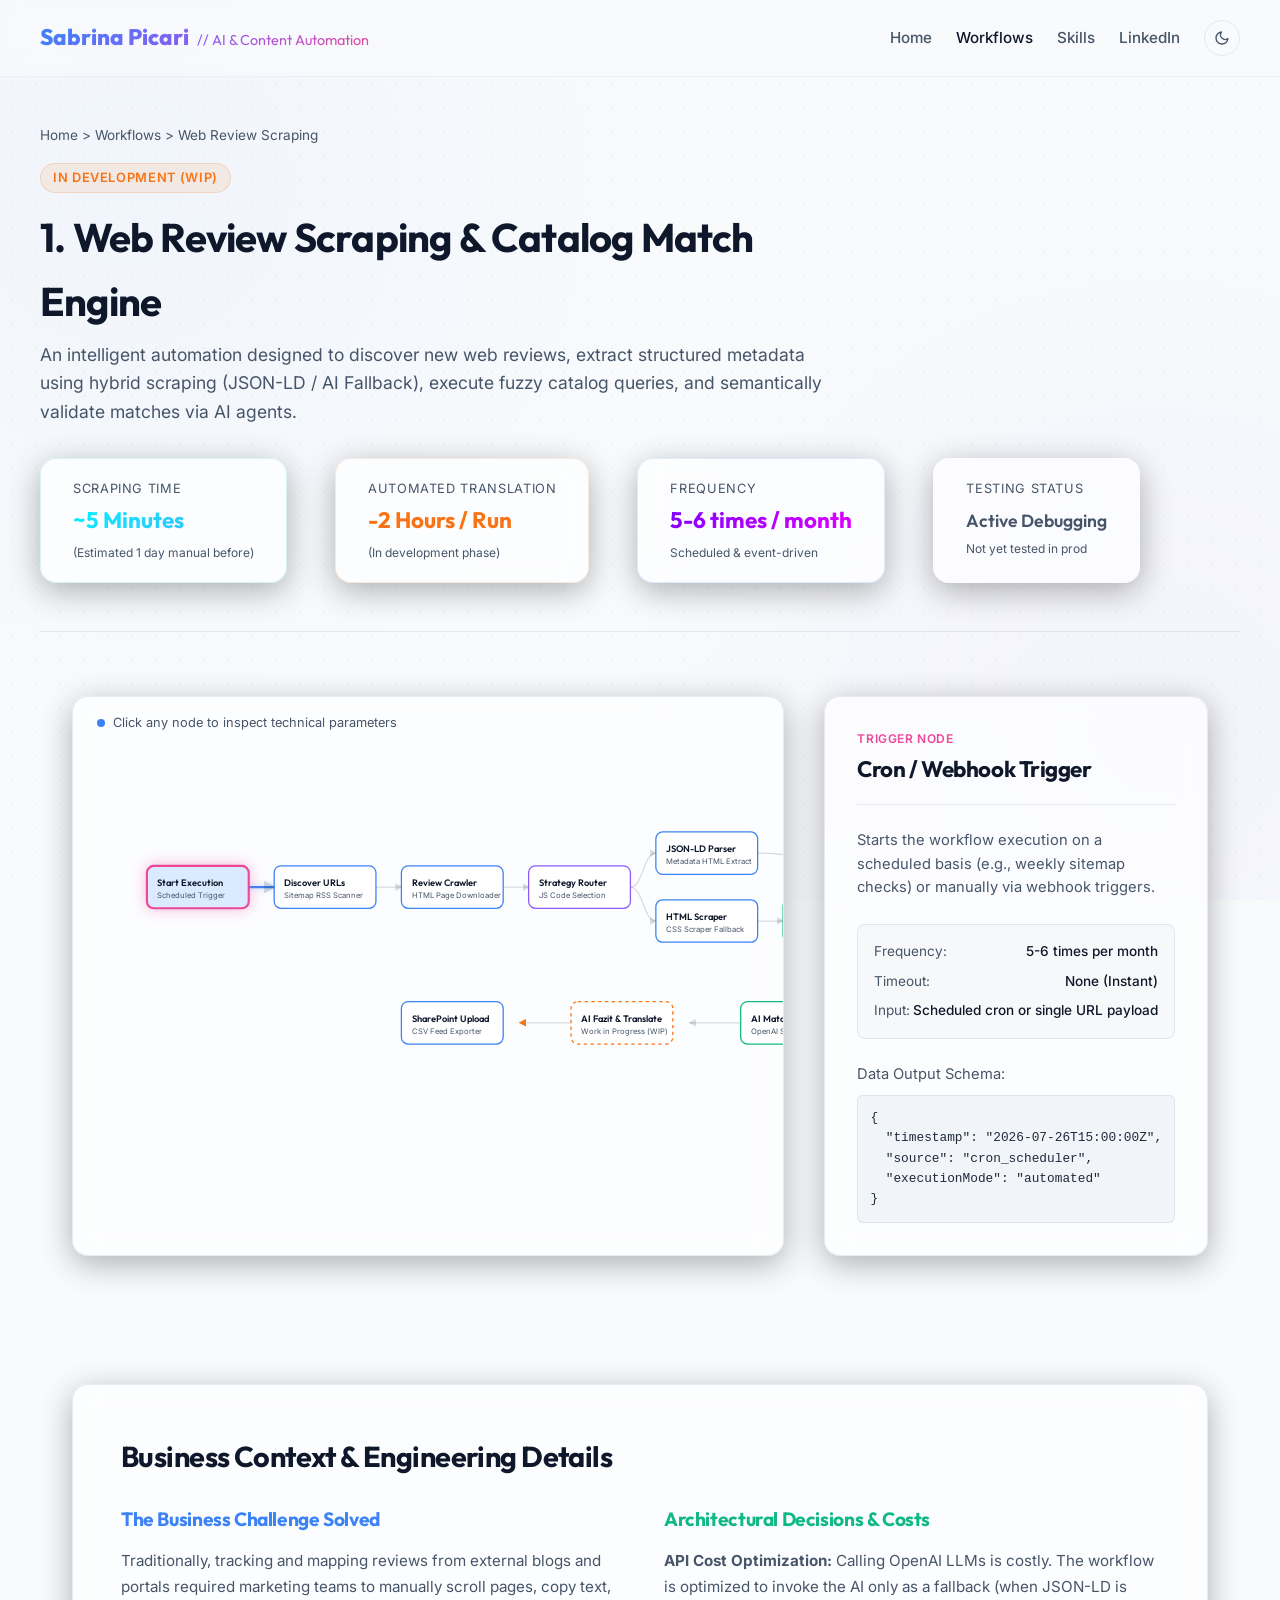
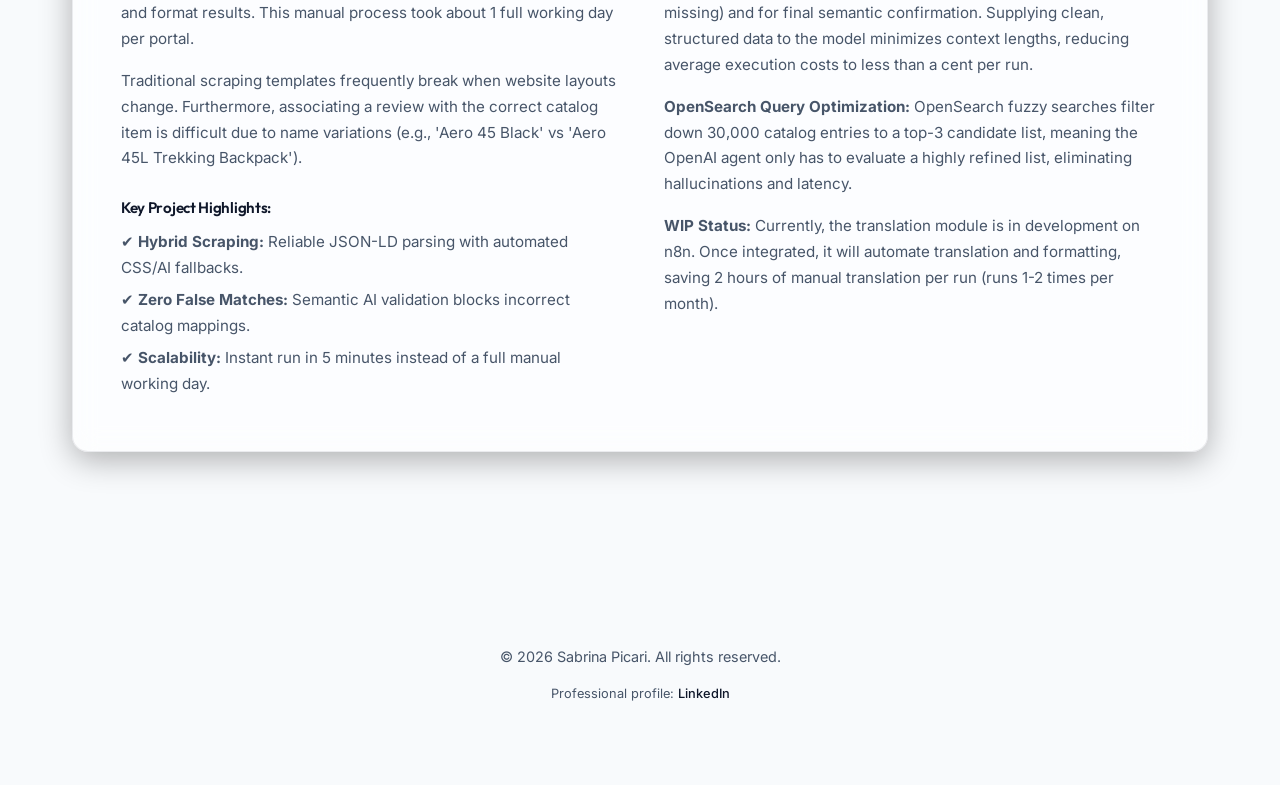
<file: pr-preview/pr-2/workflow-scraping.html>
<!DOCTYPE html>
<html lang="en">
<head>
  <meta charset="UTF-8">
  <meta name="viewport" content="width=device-width, initial-scale=1.0">
  <title>Scraping & Matching Engine — Sabrina Picari</title>
  <script>
    (function() {
      const savedTheme = localStorage.getItem('theme');
      if (savedTheme) {
        document.documentElement.setAttribute('data-theme', savedTheme);
      } else {
        const prefersLight = window.matchMedia('(prefers-color-scheme: light)').matches;
        document.documentElement.setAttribute('data-theme', prefersLight ? 'light' : 'dark');
      }
    })();
  </script>
  <link rel="stylesheet" href="style.css">
</head>
<body>

  <!-- Header -->
  <header>
    <div class="nav-container">
      <a href="index.html" class="logo">Sabrina Picari<span>// AI & Content Automation</span></a>
      <nav>
        <a href="index.html">Home</a>
        <a href="index.html#workflows" class="active">Workflows</a>
        <a href="index.html#skills">Skills</a>
        <a href="#" target="_blank" rel="noopener noreferrer" class="linkedin-link">LinkedIn</a>
        <button id="theme-toggle" class="theme-toggle-btn" aria-label="Toggle Theme">
          <svg class="sun-icon" width="16" height="16" viewBox="0 0 24 24" fill="none" stroke="currentColor" stroke-width="2" stroke-linecap="round" stroke-linejoin="round"><circle cx="12" cy="12" r="5"></circle><line x1="12" y1="1" x2="12" y2="3"></line><line x1="12" y1="21" x2="12" y2="23"></line><line x1="4.22" y1="4.22" x2="5.64" y2="5.64"></line><line x1="18.36" y1="18.36" x2="19.78" y2="19.78"></line><line x1="1" y1="12" x2="3" y2="12"></line><line x1="21" y1="12" x2="23" y2="12"></line><line x1="4.22" y1="19.78" x2="5.64" y2="18.36"></line><line x1="18.36" y1="5.64" x2="19.78" y2="4.22"></line></svg>
          <svg class="moon-icon" width="16" height="16" viewBox="0 0 24 24" fill="none" stroke="currentColor" stroke-width="2" stroke-linecap="round" stroke-linejoin="round"><path d="M21 12.79A9 9 0 1 1 11.21 3 7 7 0 0 0 21 12.79z"></path></svg>
        </button>
      </nav>
    </div>
  </header>

  <!-- Detail Header -->
  <section class="container detail-header">
    <div class="breadcrumbs">
      <a href="index.html">Home</a> &gt; <a href="index.html#workflows">Workflows</a> &gt; Web Review Scraping
    </div>
    
    <div class="detail-title-section">
      <div>
        <span class="project-tag wip" style="margin-bottom: 0.75rem;">In Development (WIP)</span>
        <h1>1. Web Review Scraping & Catalog Match Engine</h1>
        <p style="color: var(--text-muted); margin-top: 0.5rem; font-size: 1.1rem; max-width: 800px;">
          An intelligent automation designed to discover new web reviews, extract structured metadata using hybrid scraping (JSON-LD / AI Fallback), execute fuzzy catalog queries, and semantically validate matches via AI agents.
        </p>
      </div>
    </div>

    <!-- KPIs Strip -->
    <div class="kpi-strip">
      <div class="glass kpi-strip-item" style="padding: 1.25rem 2rem; border-color: rgba(16, 185, 129, 0.15);">
        <span class="kpi-label">Scraping Time</span>
        <span class="kpi-value glow-teal">~5 Minutes</span>
        <span style="font-size: 0.75rem; color: var(--text-muted); margin-top: 0.25rem;">(Estimated 1 day manual before)</span>
      </div>
      <div class="glass kpi-strip-item" style="padding: 1.25rem 2rem; border-color: rgba(249, 115, 22, 0.15);">
        <span class="kpi-label">Automated Translation</span>
        <span class="kpi-value" style="color: var(--accent-orange);">-2 Hours / Run</span>
        <span style="font-size: 0.75rem; color: var(--text-muted); margin-top: 0.25rem;">(In development phase)</span>
      </div>
      <div class="glass kpi-strip-item" style="padding: 1.25rem 2rem; border-color: rgba(59, 130, 246, 0.15);">
        <span class="kpi-label">Frequency</span>
        <span class="kpi-value glow-violet">5-6 times / month</span>
        <span style="font-size: 0.75rem; color: var(--text-muted); margin-top: 0.25rem;">Scheduled & event-driven</span>
      </div>
      <div class="glass kpi-strip-item" style="padding: 1.25rem 2rem; border-color: rgba(255,255,255,0.05);">
        <span class="kpi-label">Testing Status</span>
        <span class="kpi-value" style="color: var(--text-muted); font-size: 1.1rem; font-weight: 600; margin-top: 0.5rem;">Active Debugging</span>
        <span style="font-size: 0.75rem; color: var(--text-muted); margin-top: 0.25rem;">Not yet tested in prod</span>
      </div>
    </div>
  </section>

  <!-- Interactive Sandbox Layout -->
  <section class="container detail-layout">
    
    <!-- Flowchart Pane -->
    <div class="glass flow-container" style="position: relative;">
      
      <div style="position: absolute; top: 1rem; left: 1.5rem; font-size: 0.8rem; color: var(--text-muted); display: flex; align-items: center; gap: 0.5rem;">
        <span style="width: 8px; height: 8px; border-radius: 50%; background: var(--accent-blue); display: inline-block;"></span>
        Click any node to inspect technical parameters
      </div>

      <svg class="interactive-flow" viewBox="0 0 1120 380" fill="none" xmlns="http://www.w3.org/2000/svg">
        
        <!-- Markers -->
        <defs>
          <marker id="arrow" viewBox="0 0 10 10" refX="8" refY="5" markerWidth="6" markerHeight="6" orient="auto-start-reverse" class="arrow">
            <path d="M 0 0 L 10 5 L 0 10 z" />
          </marker>
          <marker id="arrow-active" viewBox="0 0 10 10" refX="8" refY="5" markerWidth="6" markerHeight="6" orient="auto-start-reverse" class="arrow-active">
            <path d="M 0 0 L 10 5 L 0 10 z" />
          </marker>
          <marker id="arrow-wip" viewBox="0 0 10 10" refX="8" refY="5" markerWidth="6" markerHeight="6" orient="auto-start-reverse" class="arrow-wip">
            <path d="M 0 0 L 10 5 L 0 10 z" />
          </marker>
        </defs>

        <!-- Connections (Paths) Row 1 -->
        <path class="flow-connector" data-connection="trigger" d="M 160 85 H 190" marker-end="url(#arrow)" />
        <path class="flow-connector" data-connection="http-discover" d="M 310 85 H 340" marker-end="url(#arrow)" />
        <path class="flow-connector" data-connection="crawler" d="M 460 85 H 490" marker-end="url(#arrow)" />
        
        <!-- Splits Router -->
        <path class="flow-connector" data-connection="strategy-split" d="M 610 85 C 625 85, 625 45, 640 45" marker-end="url(#arrow)" />
        <path class="flow-connector" data-connection="strategy-split" d="M 610 85 C 625 85, 625 125, 640 125" marker-end="url(#arrow)" />
        
        <!-- Bottom Scraping fallback branch -->
        <path class="flow-connector" data-connection="html-extract" d="M 760 125 H 790" marker-end="url(#arrow)" />
        
        <!-- Merging branches back into Normalizer -->
        <path class="flow-connector" data-connection="jsonld-extract" d="M 760 45 C 850 45, 850 85, 940 85" marker-end="url(#arrow)" />
        <path class="flow-connector" data-connection="ai-extraction" d="M 910 125 C 925 125, 925 85, 940 85" marker-end="url(#arrow)" />
        
        <!-- Winding down to Row 2 -->
        <path class="flow-connector" data-connection="normalize" d="M 1000 110 C 1000 165, 1000 165, 1000 220" marker-end="url(#arrow)" />
        
        <!-- Row 2 connections flowing left -->
        <path class="flow-connector" data-connection="opensearch-match" d="M 940 245 H 880" marker-end="url(#arrow)" />
        <path class="flow-connector" data-connection="ai-verify" d="M 740 245 H 680" marker-end="url(#arrow)" />
        <path class="flow-connector" data-connection="ai-fazit" class="dash-wip" d="M 540 245 H 480" marker-end="url(#arrow-wip)" />

        <!-- Nodes Row 1 -->
        <!-- Trigger -->
        <g class="svg-flow-node node-trigger" data-node="trigger" transform="translate(40, 60)">
          <rect width="120" height="50" />
          <text class="title" x="12" y="24">Start Execution</text>
          <text class="subtitle" x="12" y="38">Scheduled Trigger</text>
        </g>

        <!-- Discovery -->
        <g class="svg-flow-node node-connector" data-node="http-discover" transform="translate(190, 60)">
          <rect width="120" height="50" />
          <text class="title" x="12" y="24">Discover URLs</text>
          <text class="subtitle" x="12" y="38">Sitemap RSS Scanner</text>
        </g>

        <!-- Crawler -->
        <g class="svg-flow-node node-connector" data-node="crawler" transform="translate(340, 60)">
          <rect width="120" height="50" />
          <text class="title" x="12" y="24">Review Crawler</text>
          <text class="subtitle" x="12" y="38">HTML Page Downloader</text>
        </g>

        <!-- Router -->
        <g class="svg-flow-node node-code" data-node="strategy-split" transform="translate(490, 60)">
          <rect width="120" height="50" />
          <text class="title" x="12" y="24">Strategy Router</text>
          <text class="subtitle" x="12" y="38">JS Code Selection</text>
        </g>

        <!-- Path A: JSON-LD -->
        <g class="svg-flow-node node-connector" data-node="jsonld-extract" transform="translate(640, 20)">
          <rect width="120" height="50" />
          <text class="title" x="12" y="24">JSON-LD Parser</text>
          <text class="subtitle" x="12" y="38">Metadata HTML Extract</text>
        </g>

        <!-- Path B: HTML CSS Selector -->
        <g class="svg-flow-node node-connector" data-node="html-extract" transform="translate(640, 100)">
          <rect width="120" height="50" />
          <text class="title" x="12" y="24">HTML Scraper</text>
          <text class="subtitle" x="12" y="38">CSS Scraper Fallback</text>
        </g>

        <!-- Fallback AI Agent -->
        <g class="svg-flow-node node-ai" data-node="ai-extraction" transform="translate(790, 100)">
          <rect width="120" height="50" />
          <text class="title" x="12" y="24">AI Extraction</text>
          <text class="subtitle" x="12" y="38">OpenAI HTML Reader</text>
        </g>

        <!-- Normalizer -->
        <g class="svg-flow-node node-code" data-node="normalize" transform="translate(940, 60)">
          <rect width="120" height="50" />
          <text class="title" x="12" y="24">Data Normalizer</text>
          <text class="subtitle" x="12" y="38">JS Schema Normalizer</text>
        </g>

        <!-- Nodes Row 2 -->
        <!-- OpenSearch Match -->
        <g class="svg-flow-node node-connector" data-node="opensearch-match" transform="translate(940, 220)">
          <rect width="120" height="50" />
          <text class="title" x="12" y="24">Catalog Lookup</text>
          <text class="subtitle" x="12" y="38">OpenSearch Fuzzy Query</text>
        </g>

        <!-- AI Semantic Verification -->
        <g class="svg-flow-node node-ai" data-node="ai-verify" transform="translate(740, 220)">
          <rect width="120" height="50" />
          <text class="title" x="12" y="24">AI Match Verify</text>
          <text class="subtitle" x="12" y="38">OpenAI Semantic Decision</text>
        </g>

        <!-- AI Fazit Summary (WIP) -->
        <g class="svg-flow-node node-wip" data-node="ai-fazit" transform="translate(540, 220)">
          <rect width="120" height="50" />
          <text class="title" x="12" y="24">AI Fazit & Translate</text>
          <text class="subtitle" x="12" y="38">Work in Progress (WIP)</text>
        </g>

        <!-- SharePoint Upload -->
        <g class="svg-flow-node node-connector" data-node="sharepoint-upload" transform="translate(340, 220)">
          <rect width="120" height="50" />
          <text class="title" x="12" y="24">SharePoint Upload</text>
          <text class="subtitle" x="12" y="38">CSV Feed Exporter</text>
        </g>

      </svg>
    </div>

    <!-- Inspector Panel (Glass Card) -->
    <div class="glass inspector-panel" id="inspector">
      <!-- Loading state will be overwritten by JS -->
      <div class="inspector-header">
        <div class="inspector-node-type">Node Inspector</div>
        <h3 class="inspector-title">Select a step</h3>
      </div>
      <div class="inspector-body">
        <p>Click on any block in the flowchart diagram to view technical parameters, n8n node structures, and example output JSON schemas.</p>
      </div>
    </div>

  </section>

  <!-- Business Context Writeup for Recruiters -->
  <section class="container" style="margin-top: 4rem;">
    <div class="glass" style="padding: 3rem;">
      <h2 style="font-size: 1.8rem; margin-bottom: 1.5rem; font-family: 'Outfit';">Business Context & Engineering Details</h2>
      <div style="display: grid; grid-template-columns: 1fr 1fr; gap: 3rem; font-size: 0.95rem; line-height: 1.7;">
        
        <div>
          <h3 style="font-size: 1.2rem; margin-bottom: 0.8rem; color: var(--accent-blue);">The Business Challenge Solved</h3>
          <p style="color: var(--text-muted); margin-bottom: 1rem;">
            Traditionally, tracking and mapping reviews from external blogs and portals required marketing teams to manually scroll pages, copy text, and format results. This manual process took about 1 full working day per portal.
          </p>
          <p style="color: var(--text-muted); margin-bottom: 1.5rem;">
            Traditional scraping templates frequently break when website layouts change. Furthermore, associating a review with the correct catalog item is difficult due to name variations (e.g., 'Aero 45 Black' vs 'Aero 45L Trekking Backpack').
          </p>
          <h4 style="font-weight: 600; margin-bottom: 0.5rem;">Key Project Highlights:</h4>
          <ul style="list-style: none; padding-left: 0; color: var(--text-muted);">
            <li style="margin-bottom: 0.4rem;">✔ <strong>Hybrid Scraping:</strong> Reliable JSON-LD parsing with automated CSS/AI fallbacks.</li>
            <li style="margin-bottom: 0.4rem;">✔ <strong>Zero False Matches:</strong> Semantic AI validation blocks incorrect catalog mappings.</li>
            <li style="margin-bottom: 0.4rem;">✔ <strong>Scalability:</strong> Instant run in 5 minutes instead of a full manual working day.</li>
          </ul>
        </div>

        <div>
          <h3 style="font-size: 1.2rem; margin-bottom: 0.8rem; color: var(--accent-teal);">Architectural Decisions & Costs</h3>
          <p style="color: var(--text-muted); margin-bottom: 1rem;">
            <strong>API Cost Optimization:</strong> Calling OpenAI LLMs is costly. The workflow is optimized to invoke the AI only as a fallback (when JSON-LD is missing) and for final semantic confirmation. Supplying clean, structured data to the model minimizes context lengths, reducing average execution costs to less than a cent per run.
          </p>
          <p style="color: var(--text-muted); margin-bottom: 1rem;">
            <strong>OpenSearch Query Optimization:</strong> OpenSearch fuzzy searches filter down 30,000 catalog entries to a top-3 candidate list, meaning the OpenAI agent only has to evaluate a highly refined list, eliminating hallucinations and latency.
          </p>
          <p style="color: var(--text-muted);">
            <strong>WIP Status:</strong> Currently, the translation module is in development on n8n. Once integrated, it will automate translation and formatting, saving 2 hours of manual translation per run (runs 1-2 times per month).
          </p>
        </div>

      </div>
    </div>
  </section>

  <!-- Footer -->
  <footer>
    <div class="container">
      <p style="margin-bottom: 1rem;">&copy; 2026 Sabrina Picari. All rights reserved.</p>
      <p style="font-size: 0.8rem; color: var(--text-muted);">
        Professional profile: <a href="#" target="_blank" rel="noopener noreferrer" class="linkedin-link">LinkedIn</a>
      </p>
    </div>
  </footer>

  <script src="main.js"></script>
</body>
</html>
</file>
<file: style.css>
/* CSS Design System - Sabrina Picari Portfolio */
@import url('https://fonts.googleapis.com/css2?family=Inter:wght@300;400;500;600&family=Outfit:wght@400;500;600;700;800&display=swap');

:root {
  --bg-color: #08090d;
  --text-main: #f1f5f9;
  --text-muted: #94a3b8;
  
  /* Glass Colors */
  --glass-bg: rgba(13, 16, 27, 0.65);
  --glass-border: rgba(255, 255, 255, 0.06);
  --glass-border-hover: rgba(255, 255, 255, 0.12);
  --glass-glow: rgba(59, 130, 246, 0.15);
  
  /* Accents */
  --accent-blue: #3b82f6;
  --accent-teal: #10b981;
  --accent-violet: #8b5cf6;
  --accent-pink: #ec4899;
  --accent-orange: #f97316;
  
  /* Gradients */
  --grad-hero: linear-gradient(135deg, #3b82f6 0%, #8b5cf6 50%, #ec4899 100%);
  --grad-teal: linear-gradient(135deg, #00f2fe 0%, #4facfe 100%);
  --grad-violet: linear-gradient(135deg, #7f00ff 0%, #e100ff 100%);
  --grad-card: linear-gradient(180deg, rgba(255, 255, 255, 0.03) 0%, rgba(255, 255, 255, 0.01) 100%);
  --hero-name-grad: linear-gradient(120deg, #ffffff 30%, #a5b4fc 100%);

  /* Header & Background details */
  --header-bg: rgba(8, 9, 13, 0.7);
  --header-border: rgba(255, 255, 255, 0.03);
  --grid-color: rgba(255, 255, 255, 0.015);
  --bg-glow-1: rgba(59, 130, 246, 0.08);
  --bg-glow-2: rgba(139, 92, 246, 0.08);

  /* SVG elements */
  --svg-node-bg: #131728;
  --svg-node-stroke: rgba(255, 255, 255, 0.08);
  --svg-node-hover-bg: #1a2038;
  --svg-node-active-bg: #1e2646;
  --svg-node-title: #f1f5f9;
  --svg-node-subtitle: #64748b;
  --svg-connector: rgba(255, 255, 255, 0.08);

  /* Inner cards and code */
  --meta-bg: rgba(255, 255, 255, 0.015);
  --schema-bg: rgba(0, 0, 0, 0.3);
  --schema-color: #c9d1d9;
}

html[data-theme="light"] {
  --bg-color: #f8fafc;
  --text-main: #0f172a;
  --text-muted: #475569;
  
  --glass-bg: rgba(255, 255, 255, 0.65);
  --glass-border: rgba(15, 23, 42, 0.08);
  --glass-border-hover: rgba(15, 23, 42, 0.15);
  --glass-glow: rgba(59, 130, 246, 0.05);
  
  --grad-card: linear-gradient(180deg, rgba(15, 23, 42, 0.01) 0%, rgba(15, 23, 42, 0.03) 100%);
  --hero-name-grad: linear-gradient(120deg, #0f172a 30%, #3b82f6 100%);
  
  --header-bg: rgba(248, 250, 252, 0.7);
  --header-border: rgba(15, 23, 42, 0.04);
  --grid-color: rgba(15, 23, 42, 0.03);
  --bg-glow-1: rgba(59, 130, 246, 0.04);
  --bg-glow-2: rgba(139, 92, 246, 0.04);

  --svg-node-bg: #ffffff;
  --svg-node-stroke: rgba(15, 23, 42, 0.12);
  --svg-node-hover-bg: #eff6ff;
  --svg-node-active-bg: #dbeafe;
  --svg-node-title: #0f172a;
  --svg-node-subtitle: #475569;
  --svg-connector: rgba(15, 23, 42, 0.15);

  --meta-bg: rgba(15, 23, 42, 0.02);
  --schema-bg: #f1f5f9;
  --schema-color: #1e293b;
}

* {
  box-sizing: border-box;
  margin: 0;
  padding: 0;
}

html {
  scroll-behavior: smooth;
  scroll-padding-top: 90px;
}

img, svg {
  max-width: 100%;
}

.sr-only {
  position: absolute;
  width: 1px;
  height: 1px;
  padding: 0;
  margin: -1px;
  overflow: hidden;
  clip: rect(0, 0, 0, 0);
  white-space: nowrap;
  border: 0;
}

body {
  font-family: 'Inter', -apple-system, BlinkMacSystemFont, "Segoe UI", Roboto, sans-serif;
  background-color: var(--bg-color);
  color: var(--text-main);
  line-height: 1.6;
  overflow-x: hidden;
  background-image: 
    radial-gradient(circle at 10% 20%, var(--bg-glow-1) 0%, transparent 40%),
    radial-gradient(circle at 90% 80%, var(--bg-glow-2) 0%, transparent 40%),
    radial-gradient(var(--grid-color) 1px, transparent 0);
  background-size: 100% 100%, 100% 100%, 24px 24px;
  background-attachment: fixed;
  transition: background-color 0.3s ease, color 0.3s ease, border-color 0.3s ease;
}

h1, h2, h3, h4 {
  font-family: 'Outfit', sans-serif;
  font-weight: 700;
  letter-spacing: -0.02em;
}

/* Glass panel */
.glass {
  background: var(--glass-bg);
  border: 1px solid var(--glass-border);
  backdrop-filter: blur(12px) saturate(180%);
  -webkit-backdrop-filter: blur(12px) saturate(180%);
  border-radius: 16px;
  box-shadow: 0 8px 32px 0 rgba(0, 0, 0, 0.3);
  transition: all 0.3s cubic-bezier(0.16, 1, 0.3, 1);
}

.glass-interactive:hover {
  border-color: var(--glass-border-hover);
  box-shadow: 0 12px 40px 0 rgba(0, 0, 0, 0.4), 0 0 20px 0 rgba(59, 130, 246, 0.05);
  transform: translateY(-2px);
}

/* Nav */
header {
  position: sticky;
  top: 0;
  z-index: 100;
  width: 100%;
  padding: 1.25rem 2rem;
  background: var(--header-bg);
  backdrop-filter: blur(10px);
  -webkit-backdrop-filter: blur(10px);
  border-bottom: 1px solid var(--header-border);
  transition: background-color 0.3s ease, border-color 0.3s ease;
}

.nav-container {
  max-width: 1200px;
  margin: 0 auto;
  display: flex;
  justify-content: space-between;
  align-items: center;
}

.logo {
  font-family: 'Outfit', sans-serif;
  font-size: 1.4rem;
  font-weight: 800;
  background: var(--grad-hero);
  -webkit-background-clip: text;
  -webkit-text-fill-color: transparent;
  text-decoration: none;
}

.logo span {
  font-weight: 400;
  color: var(--text-muted);
  font-size: 0.9rem;
  margin-left: 0.5rem;
}

nav {
  display: flex;
  align-items: center;
}

.nav-toggle {
  display: none;
}

nav a {
  color: var(--text-muted);
  text-decoration: none;
  font-size: 0.95rem;
  margin-left: 1.5rem;
  font-weight: 500;
  transition: color 0.2s;
}

nav a:hover, nav a.active {
  color: var(--text-main);
}

.theme-toggle-btn {
  background: transparent;
  border: 1px solid var(--glass-border);
  color: var(--text-muted);
  width: 36px;
  height: 36px;
  border-radius: 50%;
  display: inline-flex;
  align-items: center;
  justify-content: center;
  cursor: pointer;
  margin-left: 1.5rem;
  transition: all 0.2s ease;
  padding: 0;
}

.theme-toggle-btn:hover {
  border-color: var(--glass-border-hover);
  color: var(--text-main);
  background: rgba(255, 255, 255, 0.05);
}

html[data-theme="light"] .theme-toggle-btn:hover {
  background: rgba(0, 0, 0, 0.03);
}

/* Toggle Sun/Moon displays based on current theme configuration */
.theme-toggle-btn .sun-icon {
  display: inline-block;
}
.theme-toggle-btn .moon-icon {
  display: none;
}

html[data-theme="light"] .theme-toggle-btn .sun-icon {
  display: none;
}
html[data-theme="light"] .theme-toggle-btn .moon-icon {
  display: inline-block;
}

/* Layout containers */
.container {
  max-width: 1200px;
  margin: 0 auto;
  padding: 2rem;
}

/* Hero Section */
.hero {
  display: grid;
  grid-template-columns: 1.2fr 0.8fr;
  gap: 3rem;
  align-items: center;
  padding: 4rem 0;
  width: calc(100% - 4rem);
}

.hero-text h1 {
  font-size: 3.5rem;
  line-height: 1.1;
  margin-bottom: 1rem;
  background: var(--hero-name-grad);
  -webkit-background-clip: text;
  -webkit-text-fill-color: transparent;
}

.hero-subtitle {
  font-size: 1.3rem;
  font-weight: 500;
  color: var(--accent-blue);
  margin-bottom: 1.5rem;
  font-family: 'Outfit', sans-serif;
  letter-spacing: 0.05em;
  text-transform: uppercase;
}

.hero-description {
  font-size: 1.1rem;
  color: var(--text-muted);
  margin-bottom: 2rem;
  max-width: 540px;
}

.contact-links {
  display: flex;
  gap: 1rem;
  flex-wrap: wrap;
}

.btn {
  display: inline-flex;
  align-items: center;
  gap: 0.5rem;
  padding: 0.8rem 1.6rem;
  border-radius: 8px;
  font-weight: 600;
  font-size: 0.95rem;
  text-decoration: none;
  cursor: pointer;
  transition: all 0.2s ease;
  font-family: 'Inter', sans-serif;
}

.btn-primary {
  background: linear-gradient(135deg, var(--accent-blue) 0%, var(--accent-violet) 100%);
  color: white;
  border: none;
  box-shadow: 0 4px 20px rgba(59, 130, 246, 0.25);
}

.btn-primary:hover {
  transform: translateY(-1px);
  box-shadow: 0 6px 24px rgba(59, 130, 246, 0.35);
}

.btn-secondary {
  background: rgba(255, 255, 255, 0.03);
  color: var(--text-main);
  border: 1px solid var(--glass-border);
}

.btn-secondary:hover {
  background: rgba(255, 255, 255, 0.07);
  border-color: var(--glass-border-hover);
}

/* Skills grid */
.skills-section {
  padding: 3rem 0;
}

.section-title {
  font-size: 2.2rem;
  margin-bottom: 2.5rem;
  text-align: center;
}

.section-title span {
  background: var(--grad-hero);
  -webkit-background-clip: text;
  -webkit-text-fill-color: transparent;
}

.skills-grid {
  display: grid;
  grid-template-columns: repeat(auto-fit, minmax(280px, 1fr));
  gap: 1.5rem;
}

.skill-card {
  padding: 2rem;
  background: var(--grad-card);
}

.skill-header {
  display: flex;
  align-items: center;
  gap: 1rem;
  margin-bottom: 1.25rem;
}

.skill-icon {
  width: 42px;
  height: 42px;
  display: flex;
  align-items: center;
  justify-content: center;
  border-radius: 10px;
  background: rgba(59, 130, 246, 0.1);
  border: 1px solid rgba(59, 130, 246, 0.2);
  color: var(--accent-blue);
}

.skill-card:nth-child(2n) .skill-icon {
  background: rgba(16, 185, 129, 0.1);
  border-color: rgba(16, 185, 129, 0.2);
  color: var(--accent-teal);
}

.skill-card:nth-child(3n) .skill-icon {
  background: rgba(139, 92, 246, 0.1);
  border-color: rgba(139, 92, 246, 0.2);
  color: var(--accent-violet);
}

.skill-card h3 {
  font-size: 1.2rem;
  font-weight: 600;
}

.skill-list {
  list-style: none;
  font-size: 0.9rem;
  color: var(--text-muted);
}

.skill-list li {
  margin-bottom: 0.5rem;
  display: flex;
  align-items: center;
  gap: 0.5rem;
}

.skill-list li::before {
  content: "•";
  color: var(--accent-blue);
  font-weight: bold;
}

/* Projects Section */
.projects {
  padding: 4rem 0;
}

.projects-grid {
  display: grid;
  grid-template-columns: 1fr;
  gap: 2.5rem;
}

.project-card {
  display: grid;
  grid-template-columns: 1.1fr 0.9fr;
  gap: 2.5rem;
  padding: 3rem;
  background: var(--grad-card);
  align-items: center;
}

@media(max-width: 900px) {
  .project-card {
    grid-template-columns: 1fr;
    padding: 2rem;
  }
}

.project-info h3 {
  font-size: 1.8rem;
  margin-bottom: 1rem;
}

.project-tag {
  display: inline-block;
  padding: 0.25rem 0.75rem;
  border-radius: 100px;
  font-size: 0.8rem;
  font-weight: 600;
  text-transform: uppercase;
  letter-spacing: 0.05em;
  margin-bottom: 1.25rem;
  background: rgba(59, 130, 246, 0.1);
  border: 1px solid rgba(59, 130, 246, 0.2);
  color: var(--accent-blue);
}

.project-tag.wip {
  background: rgba(249, 115, 22, 0.1);
  border-color: rgba(249, 115, 22, 0.2);
  color: var(--accent-orange);
}

.project-desc {
  color: var(--text-muted);
  margin-bottom: 1.5rem;
  font-size: 0.98rem;
}

.project-kpis {
  display: grid;
  grid-template-columns: 1fr 1fr;
  gap: 1rem;
  margin-bottom: 2rem;
  border-top: 1px solid rgba(255, 255, 255, 0.05);
  padding-top: 1.5rem;
}

.kpi-item {
  display: flex;
  flex-direction: column;
}

.kpi-label {
  font-size: 0.8rem;
  color: var(--text-muted);
  text-transform: uppercase;
  letter-spacing: 0.05em;
}

.kpi-value {
  font-size: 1.4rem;
  font-weight: 700;
  font-family: 'Outfit', sans-serif;
  color: var(--text-main);
  margin-top: 0.25rem;
}

.kpi-value.glow-teal {
  background: var(--grad-teal);
  -webkit-background-clip: text;
  -webkit-text-fill-color: transparent;
}

.kpi-value.glow-violet {
  background: var(--grad-violet);
  -webkit-background-clip: text;
  -webkit-text-fill-color: transparent;
}

/* Stylized workflow mini display in cards */
.project-preview {
  position: relative;
  width: 100%;
  height: 100%;
  min-height: 250px;
  display: flex;
  align-items: center;
  justify-content: center;
}

.mini-flow {
  width: 100%;
  max-width: 380px;
  height: auto;
}

/* Detail page layout */
.detail-layout {
  display: grid;
  grid-template-columns: 1.3fr 0.7fr;
  gap: 2.5rem;
  margin-top: 2rem;
}

.detail-layout > * {
  min-width: 0; /* Prevents long pre/code content from stretching the grid columns */
}

@media(max-width: 1024px) {
  .detail-layout {
    grid-template-columns: 1fr;
  }
}

.flow-container {
  padding: 2.5rem;
  overflow-x: auto;
  display: flex;
  justify-content: flex-start; /* Resolves left-overflow scroll cutoff bug */
  align-items: center;
  min-height: 480px;
}

.interactive-flow {
  width: 100%;
  min-width: 950px;
  height: auto;
  margin: auto; /* Centers the flow if container is wider, otherwise aligns to left */
}

/* SVG interactive nodes style */
.svg-flow-node {
  cursor: pointer;
  transition: all 0.3s cubic-bezier(0.16, 1, 0.3, 1);
}

.svg-flow-node rect {
  fill: var(--svg-node-bg);
  stroke: var(--svg-node-stroke);
  stroke-width: 1.5;
  rx: 8px;
  transition: all 0.3s ease;
}

.svg-flow-node text.title {
  fill: var(--svg-node-title);
  font-family: 'Outfit', sans-serif;
  font-weight: 600;
  font-size: 11px;
  transition: fill 0.3s ease;
}

.svg-flow-node text.subtitle {
  fill: var(--svg-node-subtitle);
  font-family: 'Inter', sans-serif;
  font-size: 9px;
  transition: fill 0.3s ease;
}

.svg-flow-node:hover rect {
  fill: var(--svg-node-hover-bg);
  stroke: var(--accent-blue);
  filter: drop-shadow(0 0 8px rgba(59, 130, 246, 0.4));
}

.svg-flow-node.active rect {
  fill: var(--svg-node-active-bg);
  stroke: var(--accent-blue);
  stroke-width: 2.5;
  filter: drop-shadow(0 0 12px rgba(59, 130, 246, 0.5));
}

/* Colored markers for nodes based on type */
.svg-flow-node.node-trigger rect { stroke: var(--accent-pink); }
.svg-flow-node.node-trigger:hover rect, .svg-flow-node.node-trigger.active rect { filter: drop-shadow(0 0 8px rgba(236, 72, 153, 0.4)); stroke: var(--accent-pink); }

.svg-flow-node.node-code rect { stroke: var(--accent-violet); }
.svg-flow-node.node-code:hover rect, .svg-flow-node.node-code.active rect { filter: drop-shadow(0 0 8px rgba(139, 92, 246, 0.4)); stroke: var(--accent-violet); }

.svg-flow-node.node-ai rect { stroke: var(--accent-teal); }
.svg-flow-node.node-ai:hover rect, .svg-flow-node.node-ai.active rect { filter: drop-shadow(0 0 8px rgba(16, 185, 129, 0.4)); stroke: var(--accent-teal); }

.svg-flow-node.node-connector rect { stroke: var(--accent-blue); }

.svg-flow-node.node-wip rect { stroke: var(--accent-orange); stroke-dasharray: 4; }
.svg-flow-node.node-wip:hover rect, .svg-flow-node.node-wip.active rect { filter: drop-shadow(0 0 8px rgba(249, 115, 22, 0.4)); stroke: var(--accent-orange); }

/* SVG connector paths */
path.flow-connector {
  fill: none;
  stroke: var(--svg-connector);
  stroke-width: 1.5;
  stroke-linecap: round;
  stroke-linejoin: round;
  transition: all 0.3s ease;
}

path.flow-connector.active {
  stroke: var(--accent-blue);
  stroke-width: 2.5;
  filter: drop-shadow(0 0 4px rgba(59, 130, 246, 0.4));
}

path.flow-connector.dash-wip {
  stroke-dasharray: 4;
  stroke: rgba(249, 115, 22, 0.4);
}

path.flow-connector.dash-wip.active {
  stroke: var(--accent-orange);
  stroke-width: 2.5;
}

marker.arrow {
  fill: var(--svg-connector);
  transition: fill 0.3s ease;
}
marker.arrow-active {
  fill: var(--accent-blue);
}
marker.arrow-wip {
  fill: var(--accent-orange);
}

/* Inspector pane styling */
.inspector-panel {
  padding: 2rem;
  height: fit-content;
  position: sticky;
  top: 100px;
}

.inspector-header {
  border-bottom: 1px solid var(--glass-border);
  padding-bottom: 1rem;
  margin-bottom: 1.5rem;
  transition: border-color 0.3s ease;
}

.inspector-node-type {
  font-size: 0.75rem;
  font-weight: 600;
  text-transform: uppercase;
  letter-spacing: 0.05em;
  color: var(--accent-blue);
  margin-bottom: 0.25rem;
}

.inspector-node-type.trigger { color: var(--accent-pink); }
.inspector-node-type.code { color: var(--accent-violet); }
.inspector-node-type.ai { color: var(--accent-teal); }
.inspector-node-type.wip { color: var(--accent-orange); }

.inspector-title {
  font-size: 1.4rem;
  font-weight: 700;
  color: var(--text-main);
  transition: color 0.3s ease;
}

.inspector-body {
  font-size: 0.92rem;
  color: var(--text-muted);
  transition: color 0.3s ease;
}

.inspector-body p {
  margin-bottom: 1rem;
}

.inspector-meta {
  background: var(--meta-bg);
  border: 1px solid var(--glass-border);
  border-radius: 8px;
  padding: 1rem;
  margin-top: 1.5rem;
  transition: background-color 0.3s ease, border-color 0.3s ease;
}

.meta-row {
  display: flex;
  justify-content: space-between;
  margin-bottom: 0.5rem;
  font-size: 0.85rem;
}

.meta-row:last-child {
  margin-bottom: 0;
}

.meta-label {
  color: var(--text-muted);
  transition: color 0.3s ease;
}

.meta-val {
  color: var(--text-main);
  font-weight: 500;
  transition: color 0.3s ease;
}

.schema-block {
  font-family: monospace;
  font-size: 0.8rem;
  background: var(--schema-bg);
  border: 1px solid var(--glass-border);
  border-radius: 6px;
  padding: 0.75rem;
  overflow-x: auto;
  color: var(--schema-color);
  margin-top: 0.5rem;
  transition: background-color 0.3s ease, border-color 0.3s ease, color 0.3s ease;
}

/* Detail page header info */
.detail-header {
  padding: 3rem 0 1rem;
  border-bottom: 1px solid var(--glass-border);
  transition: border-color 0.3s ease;
}

.breadcrumbs {
  font-size: 0.85rem;
  color: var(--text-muted);
  margin-bottom: 1rem;
}

.breadcrumbs a {
  color: var(--text-muted);
  text-decoration: none;
}

.breadcrumbs a:hover {
  color: var(--text-main);
}

.detail-title-section {
  display: flex;
  justify-content: space-between;
  align-items: flex-start;
  gap: 2rem;
  flex-wrap: wrap;
  margin-bottom: 1.5rem;
}

.detail-title-section h1 {
  font-size: 2.5rem;
  max-width: 800px;
}

.kpi-strip {
  display: flex;
  gap: 3rem;
  margin-top: 2rem;
  margin-bottom: 2rem;
  flex-wrap: wrap;
}

.kpi-strip-item {
  display: flex;
  flex-direction: column;
}

.business-details-grid {
  display: grid;
  grid-template-columns: repeat(2, minmax(0, 1fr));
  gap: 3rem;
}

/* Footer styling */
footer {
  border-top: 1px solid rgba(255, 255, 255, 0.03);
  padding: 3rem 0;
  margin-top: 5rem;
  text-align: center;
  color: var(--text-muted);
  font-size: 0.9rem;
}

footer a {
  color: var(--text-main);
  text-decoration: none;
  font-weight: 500;
}

/* Animations */
@keyframes float {
  0% { transform: translateY(0px); }
  50% { transform: translateY(-8px); }
  100% { transform: translateY(0px); }
}

.floating {
  animation: float 6s ease-in-out infinite;
}

/* Responsive fixes */
@media(max-width: 768px) {
  header {
    padding: 0.9rem 1rem;
  }
  .nav-container {
    position: relative;
  }
  .logo {
    min-width: 0;
    font-size: 1.15rem;
  }
  .logo span {
    display: block;
    margin: -0.15rem 0 0;
    font-size: 0.7rem;
  }
  .nav-toggle {
    display: inline-flex;
    width: 42px;
    height: 42px;
    flex: 0 0 42px;
    flex-direction: column;
    align-items: center;
    justify-content: center;
    gap: 5px;
    margin-left: 1rem;
    color: var(--text-main);
    background: var(--glass-bg);
    border: 1px solid var(--glass-border);
    border-radius: 10px;
    cursor: pointer;
  }
  .nav-toggle > span:not(.sr-only) {
    width: 18px;
    height: 2px;
    border-radius: 2px;
    background: currentColor;
    transition: transform 0.2s ease, opacity 0.2s ease;
  }
  .nav-toggle[aria-expanded="true"] > span:nth-of-type(2) {
    transform: translateY(7px) rotate(45deg);
  }
  .nav-toggle[aria-expanded="true"] > span:nth-of-type(3) {
    opacity: 0;
  }
  .nav-toggle[aria-expanded="true"] > span:nth-of-type(4) {
    transform: translateY(-7px) rotate(-45deg);
  }
  nav {
    position: absolute;
    top: calc(100% + 0.75rem);
    right: 0;
    left: 0;
    display: none;
    flex-direction: column;
    align-items: stretch;
    padding: 0.65rem;
    background: var(--bg-color);
    border: 1px solid var(--glass-border);
    border-radius: 12px;
    box-shadow: 0 18px 40px rgba(0, 0, 0, 0.35);
  }
  nav.is-open {
    display: flex;
  }
  nav a {
    margin: 0;
    padding: 0.75rem 0.85rem;
    border-radius: 8px;
  }
  nav a:hover, nav a.active {
    background: var(--meta-bg);
  }
  .theme-toggle-btn {
    margin: 0.4rem 0.85rem 0.3rem;
  }
  .container {
    width: 100%;
    padding-right: 1rem;
    padding-left: 1rem;
  }
  .hero {
    grid-template-columns: 1fr;
    text-align: center;
    width: 100%;
    gap: 2rem;
    padding: 2.5rem 1rem;
  }
  .hero-text h1 {
    font-size: clamp(2.35rem, 12vw, 3rem);
  }
  .hero-description {
    margin: 0 auto 2rem;
  }
  .contact-links {
    justify-content: center;
  }
  .detail-title-section h1 {
    font-size: clamp(1.75rem, 8vw, 2rem);
    overflow-wrap: anywhere;
  }
  .kpi-strip {
    display: grid;
    grid-template-columns: 1fr 1fr;
    gap: 0.75rem;
  }
  .kpi-strip-item {
    min-width: 0;
    padding: 1rem !important;
  }
  .kpi-value {
    font-size: 1.15rem;
    overflow-wrap: anywhere;
  }
  .project-card {
    gap: 1.5rem;
    padding: 1.25rem;
  }
  .project-info h3 {
    font-size: 1.45rem;
  }
  .project-kpis {
    grid-template-columns: 1fr;
  }
  .project-preview {
    min-height: 180px;
  }
  .skills-grid {
    grid-template-columns: minmax(0, 1fr);
  }
  .skill-card,
  .inspector-panel {
    padding: 1.25rem;
  }
  .flow-container {
    min-height: 360px;
    padding: 1rem;
    overscroll-behavior-x: contain;
    -webkit-overflow-scrolling: touch;
  }
  .interactive-flow {
    min-width: 820px;
  }
  .detail-layout {
    gap: 1rem;
  }
  .detail-header {
    padding-top: 2rem;
  }
  .detail-layout + .container > .glass {
    padding: 1.25rem !important;
  }
  .business-details-grid {
    grid-template-columns: 1fr;
    gap: 2rem;
  }
  .meta-row {
    gap: 1rem;
  }
  .meta-val {
    text-align: right;
    overflow-wrap: anywhere;
  }
  .btn {
    justify-content: center;
    min-height: 44px;
  }
  footer {
    margin-top: 3rem;
  }
}

@media(max-width: 420px) {
  .kpi-strip {
    grid-template-columns: 1fr;
  }
  .section-title {
    font-size: 1.75rem;
  }
  .hero .glass {
    width: 100% !important;
    padding: 1.75rem !important;
  }
}

@media (prefers-reduced-motion: reduce) {
  html { scroll-behavior: auto; }
  *, *::before, *::after {
    scroll-behavior: auto !important;
    animation-duration: 0.01ms !important;
    animation-iteration-count: 1 !important;
    transition-duration: 0.01ms !important;
  }
}
</file>
<file: pr-preview/pr-2/style.css>
/* CSS Design System - Sabrina Picari Portfolio */
@import url('https://fonts.googleapis.com/css2?family=Inter:wght@300;400;500;600&family=Outfit:wght@400;500;600;700;800&display=swap');

:root {
  --bg-color: #08090d;
  --text-main: #f1f5f9;
  --text-muted: #94a3b8;
  
  /* Glass Colors */
  --glass-bg: rgba(13, 16, 27, 0.65);
  --glass-border: rgba(255, 255, 255, 0.06);
  --glass-border-hover: rgba(255, 255, 255, 0.12);
  --glass-glow: rgba(59, 130, 246, 0.15);
  
  /* Accents */
  --accent-blue: #3b82f6;
  --accent-teal: #10b981;
  --accent-violet: #8b5cf6;
  --accent-pink: #ec4899;
  --accent-orange: #f97316;
  
  /* Gradients */
  --grad-hero: linear-gradient(135deg, #3b82f6 0%, #8b5cf6 50%, #ec4899 100%);
  --grad-teal: linear-gradient(135deg, #00f2fe 0%, #4facfe 100%);
  --grad-violet: linear-gradient(135deg, #7f00ff 0%, #e100ff 100%);
  --grad-card: linear-gradient(180deg, rgba(255, 255, 255, 0.03) 0%, rgba(255, 255, 255, 0.01) 100%);
  --hero-name-grad: linear-gradient(120deg, #ffffff 30%, #a5b4fc 100%);

  /* Header & Background details */
  --header-bg: rgba(8, 9, 13, 0.7);
  --header-border: rgba(255, 255, 255, 0.03);
  --grid-color: rgba(255, 255, 255, 0.015);
  --bg-glow-1: rgba(59, 130, 246, 0.08);
  --bg-glow-2: rgba(139, 92, 246, 0.08);

  /* SVG elements */
  --svg-node-bg: #131728;
  --svg-node-stroke: rgba(255, 255, 255, 0.08);
  --svg-node-hover-bg: #1a2038;
  --svg-node-active-bg: #1e2646;
  --svg-node-title: #f1f5f9;
  --svg-node-subtitle: #64748b;
  --svg-connector: rgba(255, 255, 255, 0.08);

  /* Inner cards and code */
  --meta-bg: rgba(255, 255, 255, 0.015);
  --schema-bg: rgba(0, 0, 0, 0.3);
  --schema-color: #c9d1d9;
}

html[data-theme="light"] {
  --bg-color: #f8fafc;
  --text-main: #0f172a;
  --text-muted: #475569;
  
  --glass-bg: rgba(255, 255, 255, 0.65);
  --glass-border: rgba(15, 23, 42, 0.08);
  --glass-border-hover: rgba(15, 23, 42, 0.15);
  --glass-glow: rgba(59, 130, 246, 0.05);
  
  --grad-card: linear-gradient(180deg, rgba(15, 23, 42, 0.01) 0%, rgba(15, 23, 42, 0.03) 100%);
  --hero-name-grad: linear-gradient(120deg, #0f172a 30%, #3b82f6 100%);
  
  --header-bg: rgba(248, 250, 252, 0.7);
  --header-border: rgba(15, 23, 42, 0.04);
  --grid-color: rgba(15, 23, 42, 0.03);
  --bg-glow-1: rgba(59, 130, 246, 0.04);
  --bg-glow-2: rgba(139, 92, 246, 0.04);

  --svg-node-bg: #ffffff;
  --svg-node-stroke: rgba(15, 23, 42, 0.12);
  --svg-node-hover-bg: #eff6ff;
  --svg-node-active-bg: #dbeafe;
  --svg-node-title: #0f172a;
  --svg-node-subtitle: #475569;
  --svg-connector: rgba(15, 23, 42, 0.15);

  --meta-bg: rgba(15, 23, 42, 0.02);
  --schema-bg: #f1f5f9;
  --schema-color: #1e293b;
}

* {
  box-sizing: border-box;
  margin: 0;
  padding: 0;
}

body {
  font-family: 'Inter', -apple-system, BlinkMacSystemFont, "Segoe UI", Roboto, sans-serif;
  background-color: var(--bg-color);
  color: var(--text-main);
  line-height: 1.6;
  overflow-x: hidden;
  background-image: 
    radial-gradient(circle at 10% 20%, var(--bg-glow-1) 0%, transparent 40%),
    radial-gradient(circle at 90% 80%, var(--bg-glow-2) 0%, transparent 40%),
    radial-gradient(var(--grid-color) 1px, transparent 0);
  background-size: 100% 100%, 100% 100%, 24px 24px;
  background-attachment: fixed;
  transition: background-color 0.3s ease, color 0.3s ease, border-color 0.3s ease;
}

h1, h2, h3, h4 {
  font-family: 'Outfit', sans-serif;
  font-weight: 700;
  letter-spacing: -0.02em;
}

/* Glass panel */
.glass {
  background: var(--glass-bg);
  border: 1px solid var(--glass-border);
  backdrop-filter: blur(12px) saturate(180%);
  -webkit-backdrop-filter: blur(12px) saturate(180%);
  border-radius: 16px;
  box-shadow: 0 8px 32px 0 rgba(0, 0, 0, 0.3);
  transition: all 0.3s cubic-bezier(0.16, 1, 0.3, 1);
}

.glass-interactive:hover {
  border-color: var(--glass-border-hover);
  box-shadow: 0 12px 40px 0 rgba(0, 0, 0, 0.4), 0 0 20px 0 rgba(59, 130, 246, 0.05);
  transform: translateY(-2px);
}

/* Nav */
header {
  position: sticky;
  top: 0;
  z-index: 100;
  width: 100%;
  padding: 1.25rem 2rem;
  background: var(--header-bg);
  backdrop-filter: blur(10px);
  -webkit-backdrop-filter: blur(10px);
  border-bottom: 1px solid var(--header-border);
  transition: background-color 0.3s ease, border-color 0.3s ease;
}

.nav-container {
  max-width: 1200px;
  margin: 0 auto;
  display: flex;
  justify-content: space-between;
  align-items: center;
}

.logo {
  font-family: 'Outfit', sans-serif;
  font-size: 1.4rem;
  font-weight: 800;
  background: var(--grad-hero);
  -webkit-background-clip: text;
  -webkit-text-fill-color: transparent;
  text-decoration: none;
}

.logo span {
  font-weight: 400;
  color: var(--text-muted);
  font-size: 0.9rem;
  margin-left: 0.5rem;
}

nav {
  display: flex;
  align-items: center;
}

nav a {
  color: var(--text-muted);
  text-decoration: none;
  font-size: 0.95rem;
  margin-left: 1.5rem;
  font-weight: 500;
  transition: color 0.2s;
}

nav a:hover, nav a.active {
  color: var(--text-main);
}

.theme-toggle-btn {
  background: transparent;
  border: 1px solid var(--glass-border);
  color: var(--text-muted);
  width: 36px;
  height: 36px;
  border-radius: 50%;
  display: inline-flex;
  align-items: center;
  justify-content: center;
  cursor: pointer;
  margin-left: 1.5rem;
  transition: all 0.2s ease;
  padding: 0;
}

.theme-toggle-btn:hover {
  border-color: var(--glass-border-hover);
  color: var(--text-main);
  background: rgba(255, 255, 255, 0.05);
}

html[data-theme="light"] .theme-toggle-btn:hover {
  background: rgba(0, 0, 0, 0.03);
}

/* Toggle Sun/Moon displays based on current theme configuration */
.theme-toggle-btn .sun-icon {
  display: inline-block;
}
.theme-toggle-btn .moon-icon {
  display: none;
}

html[data-theme="light"] .theme-toggle-btn .sun-icon {
  display: none;
}
html[data-theme="light"] .theme-toggle-btn .moon-icon {
  display: inline-block;
}

/* Layout containers */
.container {
  max-width: 1200px;
  margin: 0 auto;
  padding: 2rem;
}

/* Hero Section */
.hero {
  display: grid;
  grid-template-columns: 1.2fr 0.8fr;
  gap: 3rem;
  align-items: center;
  padding: 4rem 0;
}

.hero-text h1 {
  font-size: 3.5rem;
  line-height: 1.1;
  margin-bottom: 1rem;
  background: var(--hero-name-grad);
  -webkit-background-clip: text;
  -webkit-text-fill-color: transparent;
}

.hero-subtitle {
  font-size: 1.3rem;
  font-weight: 500;
  color: var(--accent-blue);
  margin-bottom: 1.5rem;
  font-family: 'Outfit', sans-serif;
  letter-spacing: 0.05em;
  text-transform: uppercase;
}

.hero-description {
  font-size: 1.1rem;
  color: var(--text-muted);
  margin-bottom: 2rem;
  max-width: 540px;
}

.contact-links {
  display: flex;
  gap: 1rem;
  flex-wrap: wrap;
}

.btn {
  display: inline-flex;
  align-items: center;
  gap: 0.5rem;
  padding: 0.8rem 1.6rem;
  border-radius: 8px;
  font-weight: 600;
  font-size: 0.95rem;
  text-decoration: none;
  cursor: pointer;
  transition: all 0.2s ease;
  font-family: 'Inter', sans-serif;
}

.btn-primary {
  background: linear-gradient(135deg, var(--accent-blue) 0%, var(--accent-violet) 100%);
  color: white;
  border: none;
  box-shadow: 0 4px 20px rgba(59, 130, 246, 0.25);
}

.btn-primary:hover {
  transform: translateY(-1px);
  box-shadow: 0 6px 24px rgba(59, 130, 246, 0.35);
}

.btn-secondary {
  background: rgba(255, 255, 255, 0.03);
  color: var(--text-main);
  border: 1px solid var(--glass-border);
}

.btn-secondary:hover {
  background: rgba(255, 255, 255, 0.07);
  border-color: var(--glass-border-hover);
}

/* Skills grid */
.skills-section {
  padding: 3rem 0;
}

.section-title {
  font-size: 2.2rem;
  margin-bottom: 2.5rem;
  text-align: center;
}

.section-title span {
  background: var(--grad-hero);
  -webkit-background-clip: text;
  -webkit-text-fill-color: transparent;
}

.skills-grid {
  display: grid;
  grid-template-columns: repeat(auto-fit, minmax(280px, 1fr));
  gap: 1.5rem;
}

.skill-card {
  padding: 2rem;
  background: var(--grad-card);
}

.skill-header {
  display: flex;
  align-items: center;
  gap: 1rem;
  margin-bottom: 1.25rem;
}

.skill-icon {
  width: 42px;
  height: 42px;
  display: flex;
  align-items: center;
  justify-content: center;
  border-radius: 10px;
  background: rgba(59, 130, 246, 0.1);
  border: 1px solid rgba(59, 130, 246, 0.2);
  color: var(--accent-blue);
}

.skill-card:nth-child(2n) .skill-icon {
  background: rgba(16, 185, 129, 0.1);
  border-color: rgba(16, 185, 129, 0.2);
  color: var(--accent-teal);
}

.skill-card:nth-child(3n) .skill-icon {
  background: rgba(139, 92, 246, 0.1);
  border-color: rgba(139, 92, 246, 0.2);
  color: var(--accent-violet);
}

.skill-card h3 {
  font-size: 1.2rem;
  font-weight: 600;
}

.skill-list {
  list-style: none;
  font-size: 0.9rem;
  color: var(--text-muted);
}

.skill-list li {
  margin-bottom: 0.5rem;
  display: flex;
  align-items: center;
  gap: 0.5rem;
}

.skill-list li::before {
  content: "•";
  color: var(--accent-blue);
  font-weight: bold;
}

/* Projects Section */
.projects {
  padding: 4rem 0;
}

.projects-grid {
  display: grid;
  grid-template-columns: 1fr;
  gap: 2.5rem;
}

.project-card {
  display: grid;
  grid-template-columns: 1.1fr 0.9fr;
  gap: 2.5rem;
  padding: 3rem;
  background: var(--grad-card);
  align-items: center;
}

@media(max-width: 900px) {
  .project-card {
    grid-template-columns: 1fr;
    padding: 2rem;
  }
}

.project-info h3 {
  font-size: 1.8rem;
  margin-bottom: 1rem;
}

.project-tag {
  display: inline-block;
  padding: 0.25rem 0.75rem;
  border-radius: 100px;
  font-size: 0.8rem;
  font-weight: 600;
  text-transform: uppercase;
  letter-spacing: 0.05em;
  margin-bottom: 1.25rem;
  background: rgba(59, 130, 246, 0.1);
  border: 1px solid rgba(59, 130, 246, 0.2);
  color: var(--accent-blue);
}

.project-tag.wip {
  background: rgba(249, 115, 22, 0.1);
  border-color: rgba(249, 115, 22, 0.2);
  color: var(--accent-orange);
}

.project-desc {
  color: var(--text-muted);
  margin-bottom: 1.5rem;
  font-size: 0.98rem;
}

.project-kpis {
  display: grid;
  grid-template-columns: 1fr 1fr;
  gap: 1rem;
  margin-bottom: 2rem;
  border-top: 1px solid rgba(255, 255, 255, 0.05);
  padding-top: 1.5rem;
}

.kpi-item {
  display: flex;
  flex-direction: column;
}

.kpi-label {
  font-size: 0.8rem;
  color: var(--text-muted);
  text-transform: uppercase;
  letter-spacing: 0.05em;
}

.kpi-value {
  font-size: 1.4rem;
  font-weight: 700;
  font-family: 'Outfit', sans-serif;
  color: var(--text-main);
  margin-top: 0.25rem;
}

.kpi-value.glow-teal {
  background: var(--grad-teal);
  -webkit-background-clip: text;
  -webkit-text-fill-color: transparent;
}

.kpi-value.glow-violet {
  background: var(--grad-violet);
  -webkit-background-clip: text;
  -webkit-text-fill-color: transparent;
}

/* Stylized workflow mini display in cards */
.project-preview {
  position: relative;
  width: 100%;
  height: 100%;
  min-height: 250px;
  display: flex;
  align-items: center;
  justify-content: center;
}

.mini-flow {
  width: 100%;
  max-width: 380px;
  height: auto;
}

/* Detail page layout */
.detail-layout {
  display: grid;
  grid-template-columns: 1.3fr 0.7fr;
  gap: 2.5rem;
  margin-top: 2rem;
}

.detail-layout > * {
  min-width: 0; /* Prevents long pre/code content from stretching the grid columns */
}

@media(max-width: 1024px) {
  .detail-layout {
    grid-template-columns: 1fr;
  }
}

.flow-container {
  padding: 2.5rem;
  overflow-x: auto;
  display: flex;
  justify-content: flex-start; /* Resolves left-overflow scroll cutoff bug */
  align-items: center;
  min-height: 480px;
}

.interactive-flow {
  width: 100%;
  min-width: 950px;
  height: auto;
  margin: auto; /* Centers the flow if container is wider, otherwise aligns to left */
}

/* SVG interactive nodes style */
.svg-flow-node {
  cursor: pointer;
  transition: all 0.3s cubic-bezier(0.16, 1, 0.3, 1);
}

.svg-flow-node rect {
  fill: var(--svg-node-bg);
  stroke: var(--svg-node-stroke);
  stroke-width: 1.5;
  rx: 8px;
  transition: all 0.3s ease;
}

.svg-flow-node text.title {
  fill: var(--svg-node-title);
  font-family: 'Outfit', sans-serif;
  font-weight: 600;
  font-size: 11px;
  transition: fill 0.3s ease;
}

.svg-flow-node text.subtitle {
  fill: var(--svg-node-subtitle);
  font-family: 'Inter', sans-serif;
  font-size: 9px;
  transition: fill 0.3s ease;
}

.svg-flow-node:hover rect {
  fill: var(--svg-node-hover-bg);
  stroke: var(--accent-blue);
  filter: drop-shadow(0 0 8px rgba(59, 130, 246, 0.4));
}

.svg-flow-node.active rect {
  fill: var(--svg-node-active-bg);
  stroke: var(--accent-blue);
  stroke-width: 2.5;
  filter: drop-shadow(0 0 12px rgba(59, 130, 246, 0.5));
}

/* Colored markers for nodes based on type */
.svg-flow-node.node-trigger rect { stroke: var(--accent-pink); }
.svg-flow-node.node-trigger:hover rect, .svg-flow-node.node-trigger.active rect { filter: drop-shadow(0 0 8px rgba(236, 72, 153, 0.4)); stroke: var(--accent-pink); }

.svg-flow-node.node-code rect { stroke: var(--accent-violet); }
.svg-flow-node.node-code:hover rect, .svg-flow-node.node-code.active rect { filter: drop-shadow(0 0 8px rgba(139, 92, 246, 0.4)); stroke: var(--accent-violet); }

.svg-flow-node.node-ai rect { stroke: var(--accent-teal); }
.svg-flow-node.node-ai:hover rect, .svg-flow-node.node-ai.active rect { filter: drop-shadow(0 0 8px rgba(16, 185, 129, 0.4)); stroke: var(--accent-teal); }

.svg-flow-node.node-connector rect { stroke: var(--accent-blue); }

.svg-flow-node.node-wip rect { stroke: var(--accent-orange); stroke-dasharray: 4; }
.svg-flow-node.node-wip:hover rect, .svg-flow-node.node-wip.active rect { filter: drop-shadow(0 0 8px rgba(249, 115, 22, 0.4)); stroke: var(--accent-orange); }

/* SVG connector paths */
path.flow-connector {
  fill: none;
  stroke: var(--svg-connector);
  stroke-width: 1.5;
  stroke-linecap: round;
  stroke-linejoin: round;
  transition: all 0.3s ease;
}

path.flow-connector.active {
  stroke: var(--accent-blue);
  stroke-width: 2.5;
  filter: drop-shadow(0 0 4px rgba(59, 130, 246, 0.4));
}

path.flow-connector.dash-wip {
  stroke-dasharray: 4;
  stroke: rgba(249, 115, 22, 0.4);
}

path.flow-connector.dash-wip.active {
  stroke: var(--accent-orange);
  stroke-width: 2.5;
}

marker.arrow {
  fill: var(--svg-connector);
  transition: fill 0.3s ease;
}
marker.arrow-active {
  fill: var(--accent-blue);
}
marker.arrow-wip {
  fill: var(--accent-orange);
}

/* Inspector pane styling */
.inspector-panel {
  padding: 2rem;
  height: fit-content;
  position: sticky;
  top: 100px;
}

.inspector-header {
  border-bottom: 1px solid var(--glass-border);
  padding-bottom: 1rem;
  margin-bottom: 1.5rem;
  transition: border-color 0.3s ease;
}

.inspector-node-type {
  font-size: 0.75rem;
  font-weight: 600;
  text-transform: uppercase;
  letter-spacing: 0.05em;
  color: var(--accent-blue);
  margin-bottom: 0.25rem;
}

.inspector-node-type.trigger { color: var(--accent-pink); }
.inspector-node-type.code { color: var(--accent-violet); }
.inspector-node-type.ai { color: var(--accent-teal); }
.inspector-node-type.wip { color: var(--accent-orange); }

.inspector-title {
  font-size: 1.4rem;
  font-weight: 700;
  color: var(--text-main);
  transition: color 0.3s ease;
}

.inspector-body {
  font-size: 0.92rem;
  color: var(--text-muted);
  transition: color 0.3s ease;
}

.inspector-body p {
  margin-bottom: 1rem;
}

.inspector-meta {
  background: var(--meta-bg);
  border: 1px solid var(--glass-border);
  border-radius: 8px;
  padding: 1rem;
  margin-top: 1.5rem;
  transition: background-color 0.3s ease, border-color 0.3s ease;
}

.meta-row {
  display: flex;
  justify-content: space-between;
  margin-bottom: 0.5rem;
  font-size: 0.85rem;
}

.meta-row:last-child {
  margin-bottom: 0;
}

.meta-label {
  color: var(--text-muted);
  transition: color 0.3s ease;
}

.meta-val {
  color: var(--text-main);
  font-weight: 500;
  transition: color 0.3s ease;
}

.schema-block {
  font-family: monospace;
  font-size: 0.8rem;
  background: var(--schema-bg);
  border: 1px solid var(--glass-border);
  border-radius: 6px;
  padding: 0.75rem;
  overflow-x: auto;
  color: var(--schema-color);
  margin-top: 0.5rem;
  transition: background-color 0.3s ease, border-color 0.3s ease, color 0.3s ease;
}

/* Detail page header info */
.detail-header {
  padding: 3rem 0 1rem;
  border-bottom: 1px solid var(--glass-border);
  transition: border-color 0.3s ease;
}

.breadcrumbs {
  font-size: 0.85rem;
  color: var(--text-muted);
  margin-bottom: 1rem;
}

.breadcrumbs a {
  color: var(--text-muted);
  text-decoration: none;
}

.breadcrumbs a:hover {
  color: var(--text-main);
}

.detail-title-section {
  display: flex;
  justify-content: space-between;
  align-items: flex-start;
  gap: 2rem;
  flex-wrap: wrap;
  margin-bottom: 1.5rem;
}

.detail-title-section h1 {
  font-size: 2.5rem;
  max-width: 800px;
}

.kpi-strip {
  display: flex;
  gap: 3rem;
  margin-top: 2rem;
  margin-bottom: 2rem;
  flex-wrap: wrap;
}

.kpi-strip-item {
  display: flex;
  flex-direction: column;
}

/* Footer styling */
footer {
  border-top: 1px solid rgba(255, 255, 255, 0.03);
  padding: 3rem 0;
  margin-top: 5rem;
  text-align: center;
  color: var(--text-muted);
  font-size: 0.9rem;
}

footer a {
  color: var(--text-main);
  text-decoration: none;
  font-weight: 500;
}

/* Animations */
@keyframes float {
  0% { transform: translateY(0px); }
  50% { transform: translateY(-8px); }
  100% { transform: translateY(0px); }
}

.floating {
  animation: float 6s ease-in-out infinite;
}

/* Responsive fixes */
@media(max-width: 768px) {
  .hero {
    grid-template-columns: 1fr;
    text-align: center;
    padding: 2rem 0;
  }
  .hero-text h1 {
    font-size: 2.5rem;
  }
  .hero-description {
    margin: 0 auto 2rem;
  }
  .contact-links {
    justify-content: center;
  }
  .detail-title-section h1 {
    font-size: 2rem;
  }
  .kpi-strip {
    gap: 1.5rem;
  }
}
</file>
<file: assets/css/styles.css>
:root{--bg:#fbfbf9;--surface:#fff;--muted:#f3f5f4;--ink:#17202a;--text:#46515d;--soft:#7a8793;--line:#e2e7e4;--accent:#087f6f;--accent-2:#dff4ef;--shadow:0 24px 80px rgba(23,32,42,.08);--radius:28px;--max:1180px}*{box-sizing:border-box}html{scroll-behavior:smooth}body{margin:0;background:var(--bg);color:var(--text);font-family:Inter,system-ui,sans-serif;line-height:1.6}a{color:inherit;text-decoration:none}img{max-width:100%;display:block}.skip-link{position:absolute;left:-999px;top:12px;background:var(--ink);color:#fff;padding:10px 14px;border-radius:999px;z-index:20}.skip-link:focus{left:12px}.container{width:min(var(--max),calc(100% - 40px));margin-inline:auto}.site-header{position:sticky;top:0;z-index:10;background:rgba(251,251,249,.78);backdrop-filter:blur(18px);border-bottom:1px solid transparent;transition:.25s}.site-header.is-scrolled{border-color:var(--line)}.nav{width:min(var(--max),calc(100% - 40px));height:76px;margin:auto;display:flex;align-items:center;justify-content:space-between}.brand{display:flex;align-items:center;gap:10px;font-weight:750;color:var(--ink)}.brand span{display:grid;place-items:center;width:34px;height:34px;border-radius:12px;background:var(--ink);color:white}.nav-links{display:flex;gap:26px;font-size:14px;color:#596572}.nav-links a:hover{color:var(--ink)}.nav-toggle{display:none;border:1px solid var(--line);background:var(--surface);border-radius:999px;padding:9px 14px}.section-pad{padding:96px 0}.hero{padding-top:118px}.hero-grid{display:grid;grid-template-columns:1.08fr .92fr;gap:64px;align-items:center}.eyebrow{margin:0 0 14px;color:var(--accent);font-weight:700;font-size:13px;letter-spacing:.08em;text-transform:uppercase}.hero h1,.section-heading h2,.section-title h2,.contact-card h2,.case-hero h1{margin:0;color:var(--ink);font-size:clamp(44px,7vw,86px);line-height:.96;letter-spacing:-.06em}.section-heading h2,.section-title h2,.contact-card h2{font-size:clamp(34px,4.4vw,58px);line-height:1.04}.hero-text{font-size:20px;max-width:650px;margin:28px 0;color:#52606b}.button-row{display:flex;gap:12px;flex-wrap:wrap}.button{display:inline-flex;align-items:center;justify-content:center;border-radius:999px;padding:13px 19px;font-weight:700;border:1px solid var(--line)}.button-primary{background:var(--ink);color:white}.button-secondary{background:var(--surface);color:var(--ink)}.hero-panel,.contact-card,.project-card,.phase-card,.detail-card{background:rgba(255,255,255,.82);border:1px solid rgba(226,231,228,.9);box-shadow:var(--shadow);border-radius:var(--radius)}.hero-panel{padding:30px}.system-card{padding:24px;border-radius:22px;background:linear-gradient(180deg,#fff,#f7faf8);border:1px solid var(--line);color:var(--ink)}.node-label{display:block;font-size:12px;text-transform:uppercase;letter-spacing:.08em;color:var(--soft);margin-bottom:8px}.flow-line{height:54px;width:1px;background:var(--line);margin:0 auto}.system-grid{display:grid;grid-template-columns:repeat(3,1fr);gap:10px}.system-grid span,.tech-grid span{border:1px solid var(--line);background:#fff;border-radius:16px;padding:14px;text-align:center;font-weight:700;color:#26323d}.muted{background:var(--muted)}.split-section{display:grid;grid-template-columns:.88fr 1.12fr;gap:70px}.about-copy p{font-size:18px;margin-top:0}.timeline{display:grid;grid-template-columns:repeat(4,1fr);gap:14px;margin-top:54px}.timeline article{background:#fff;border:1px solid var(--line);border-radius:24px;padding:24px}.timeline span{color:var(--accent);font-weight:800}.timeline h3,.project-card h3,.phase-card h3,.detail-card h3{color:var(--ink);line-height:1.18}.section-title{max-width:760px;text-align:center}.section-title p:last-child{font-size:18px}.project-grid{display:grid;grid-template-columns:repeat(2,1fr);gap:22px;margin-top:46px}.project-card{overflow:hidden}.project-card.large{grid-row:span 2}.project-visual{min-height:230px;display:grid;place-items:center;background:radial-gradient(circle at 30% 20%,var(--accent-2),transparent 34%),linear-gradient(135deg,#eef4f2,#fff);color:var(--ink);font-weight:800;font-size:22px;letter-spacing:-.03em}.large .project-visual{min-height:420px}.card-body{padding:26px}.status-row{display:flex;justify-content:space-between;gap:16px;color:var(--soft);font-size:13px}.status{border-radius:999px;background:var(--accent-2);color:var(--accent);padding:3px 9px;font-weight:800}.status.planned{background:#eef1f3;color:#64717d}.text-link{display:inline-flex;margin-top:10px;color:var(--accent);font-weight:800}.tech-grid{display:grid;grid-template-columns:repeat(3,1fr);gap:14px;margin-top:38px}.approach-list{margin:0;display:grid;gap:14px;counter-reset:item}.approach-list li{list-style:none;background:#fff;border:1px solid var(--line);border-radius:20px;padding:18px 20px}.approach-list span{font-weight:800;color:var(--ink)}.contact-card{text-align:center;padding:56px}.contact-links{display:flex;gap:14px;justify-content:center;flex-wrap:wrap;margin-top:28px}.contact-links a{padding:11px 15px;border:1px solid var(--line);border-radius:999px;background:#fff;font-weight:700}.footer{padding:34px 0;color:var(--soft);font-size:14px}.reveal{opacity:0;transform:translateY(18px);transition:opacity .7s ease,transform .7s ease}.reveal.is-visible{opacity:1;transform:none}
.case-hero{padding:82px 0 52px}.case-hero-grid{display:grid;grid-template-columns:1fr .78fr;gap:48px;align-items:center}.case-hero p.lead{font-size:20px}.workflow-map{display:grid;gap:12px}.workflow-step{display:flex;align-items:center;gap:12px;background:#fff;border:1px solid var(--line);border-radius:18px;padding:13px 15px;font-weight:750;color:var(--ink)}.workflow-step span{display:grid;place-items:center;width:28px;height:28px;border-radius:10px;background:var(--accent-2);color:var(--accent);font-size:12px}.content-grid{display:grid;grid-template-columns:repeat(2,1fr);gap:20px}.detail-card,.phase-card{padding:28px}.phase-grid{display:grid;grid-template-columns:repeat(4,1fr);gap:16px}.phase-number{color:var(--accent);font-weight:800}.breadcrumb{font-size:14px;color:var(--soft);margin-bottom:24px}.screenshot-frame{min-height:360px;border-radius:26px;border:1px solid var(--line);background:linear-gradient(135deg,#fff,#eef4f2);display:grid;place-items:center;text-align:center;color:var(--ink);font-weight:800;padding:30px}.meta-list{display:flex;flex-wrap:wrap;gap:10px;padding:0;margin:24px 0 0}.meta-list li{list-style:none;background:#fff;border:1px solid var(--line);border-radius:999px;padding:8px 12px;font-weight:700;color:var(--ink)}
@media (max-width:850px){.nav-toggle{display:block}.nav-links{position:absolute;inset:76px 20px auto 20px;display:none;flex-direction:column;background:#fff;border:1px solid var(--line);border-radius:22px;padding:18px;box-shadow:var(--shadow)}.nav-links.is-open{display:flex}.hero-grid,.split-section,.case-hero-grid,.content-grid{grid-template-columns:1fr}.timeline,.project-grid,.tech-grid,.phase-grid{grid-template-columns:1fr}.section-pad{padding:70px 0}.hero{padding-top:80px}.large .project-visual{min-height:260px}.contact-card{padding:34px 20px}}
@media (prefers-reduced-motion:reduce){html{scroll-behavior:auto}.reveal{opacity:1;transform:none;transition:none}}
</file>
